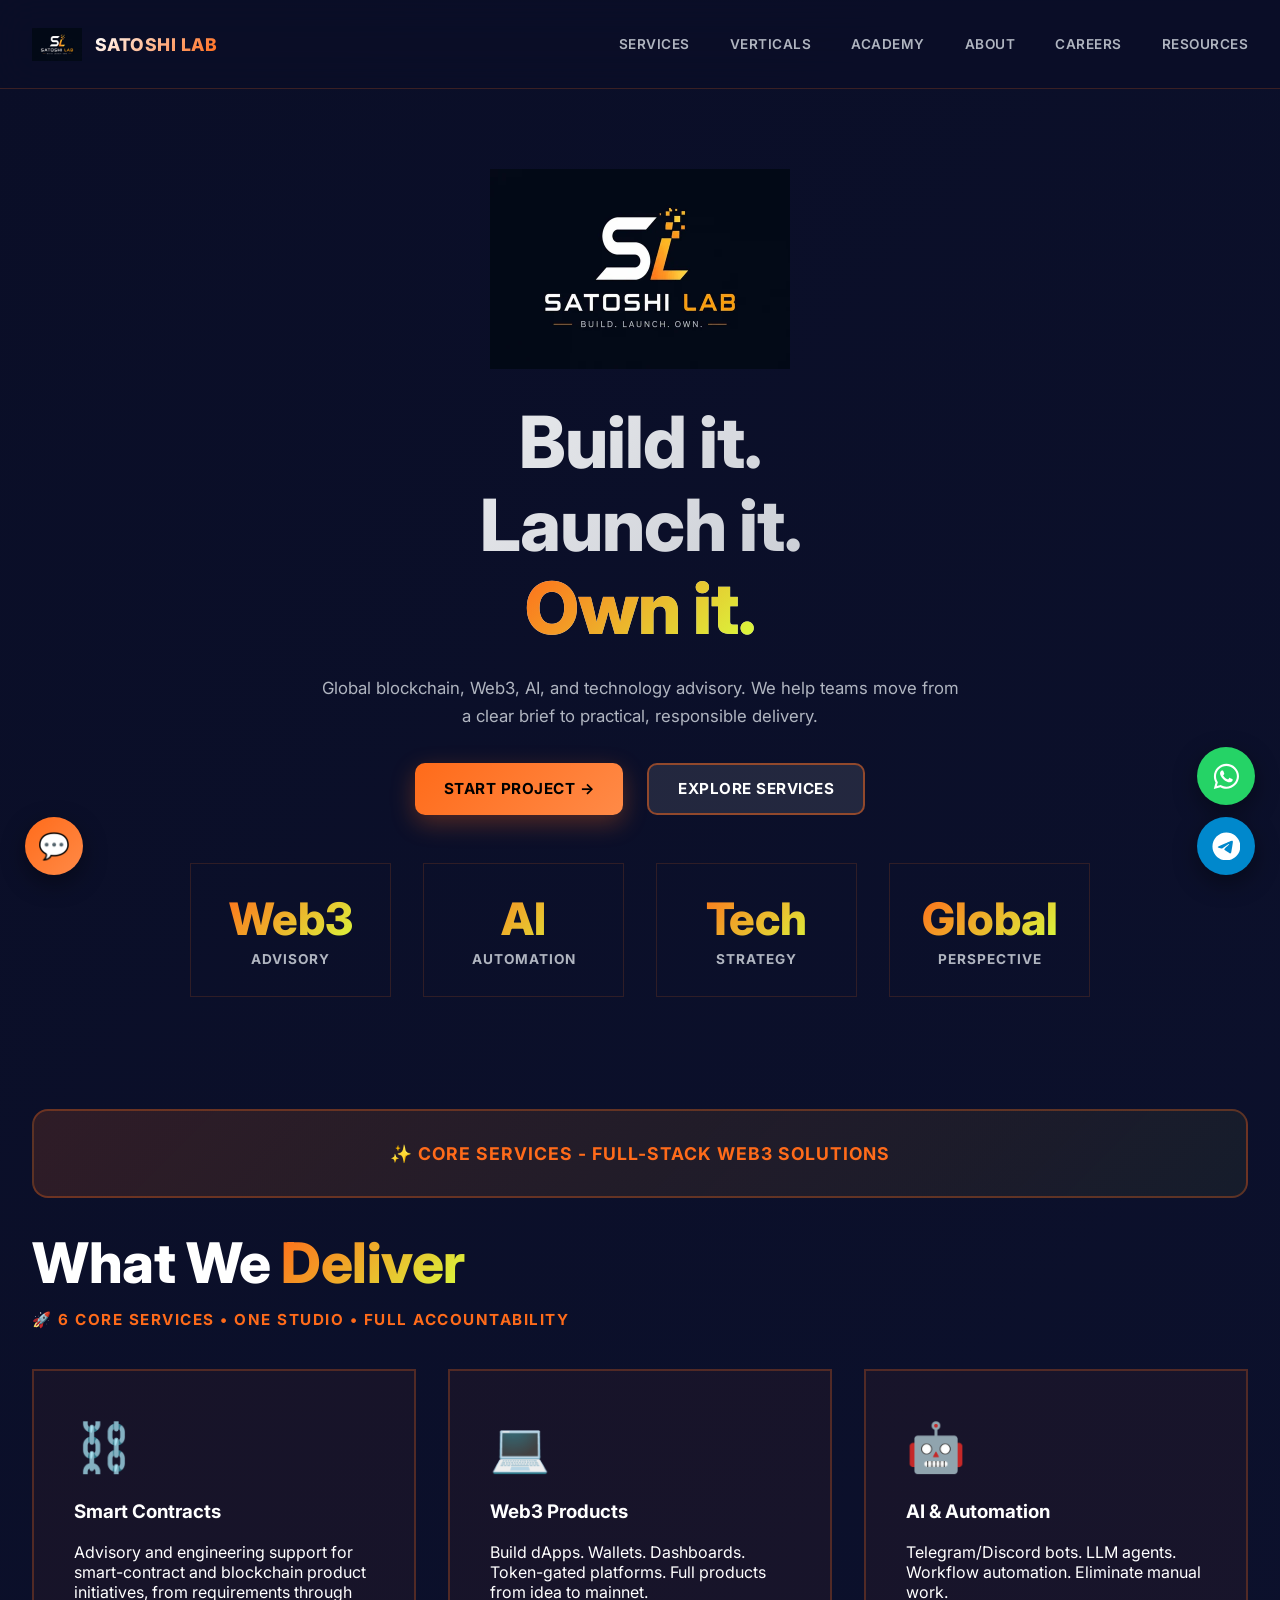
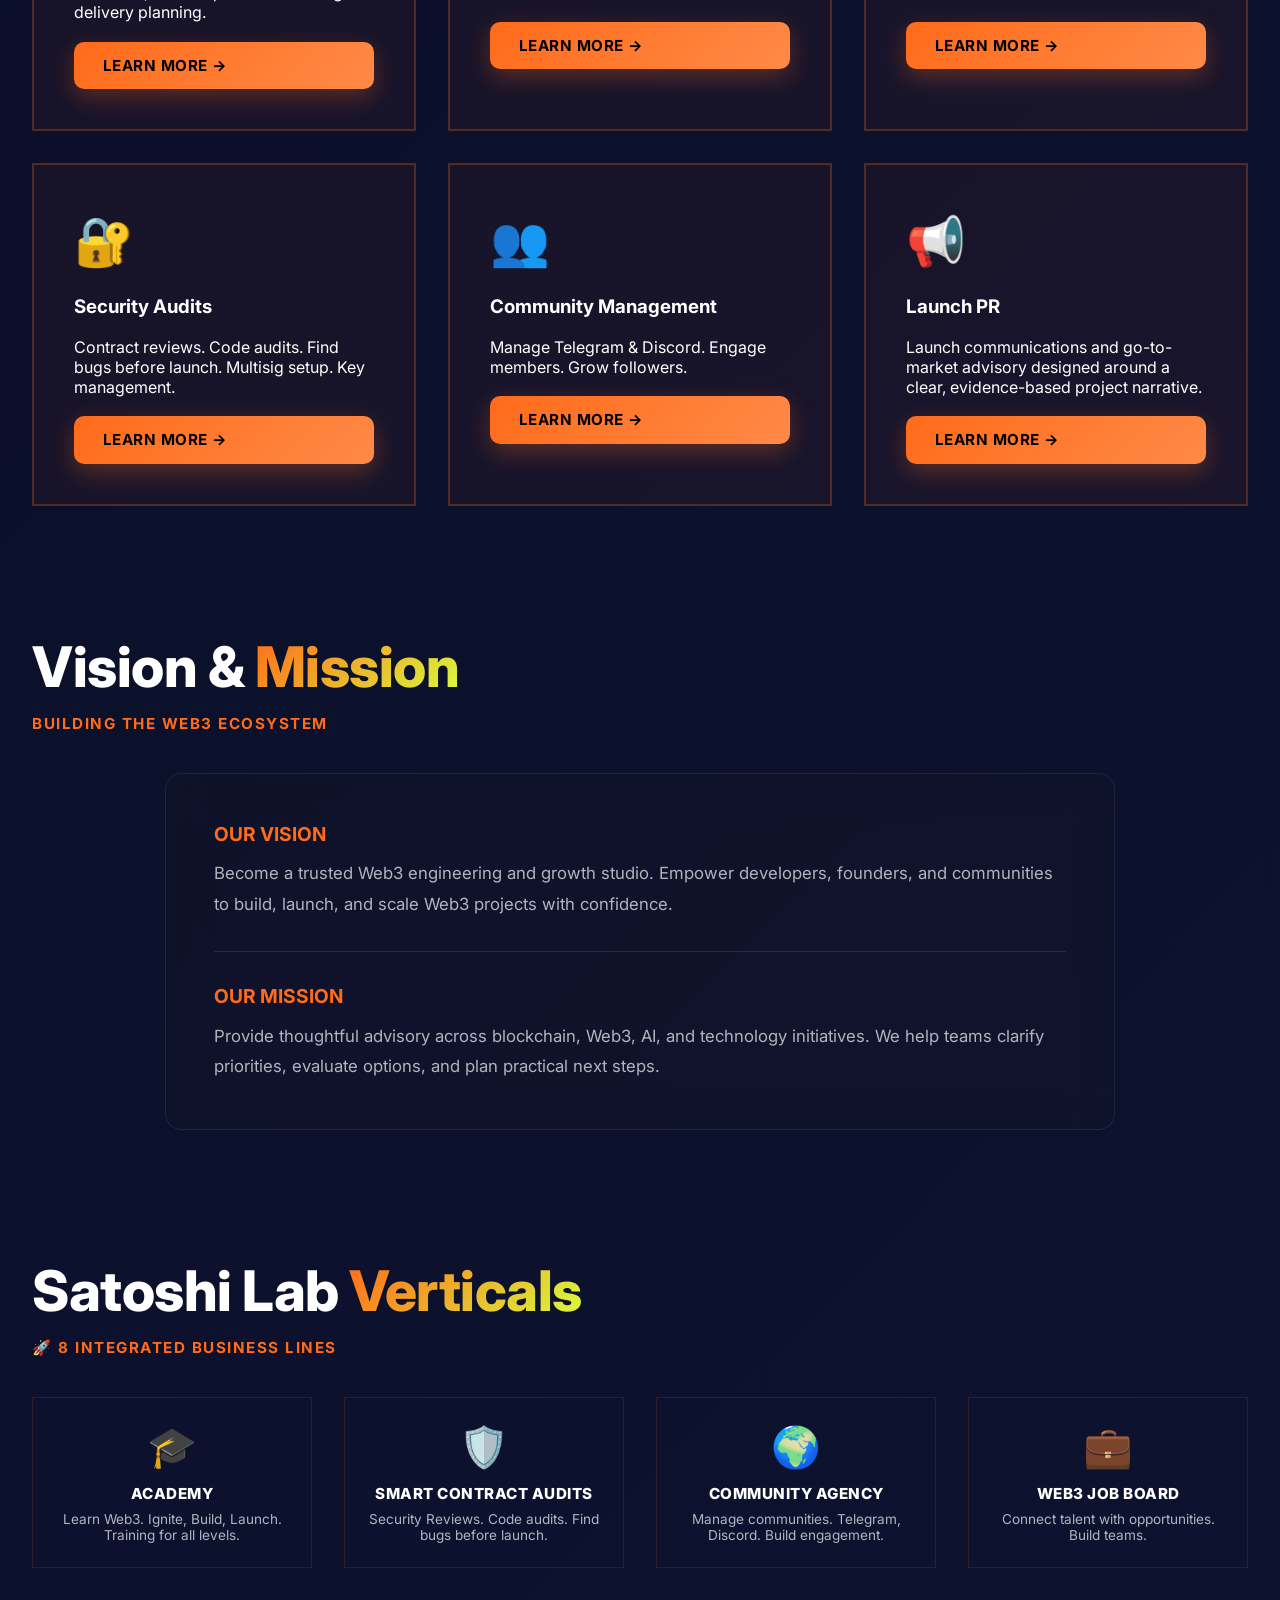
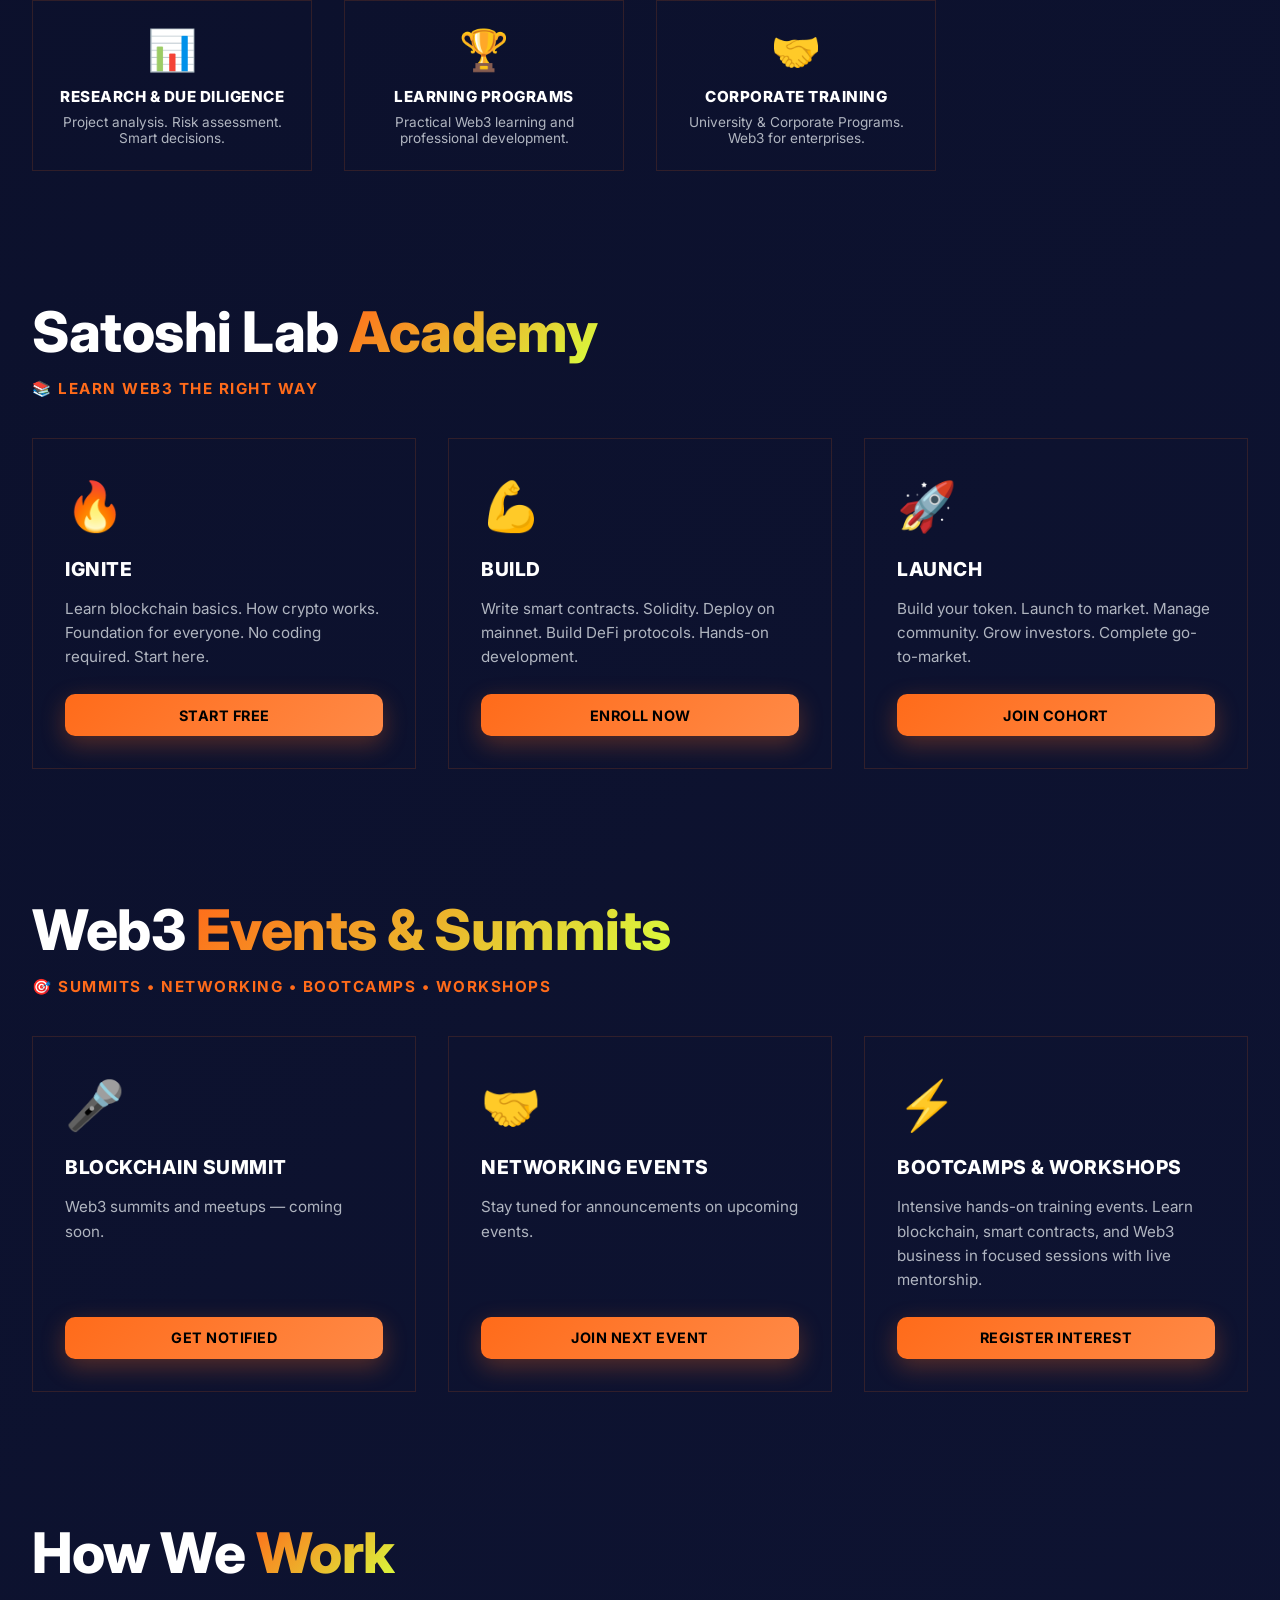
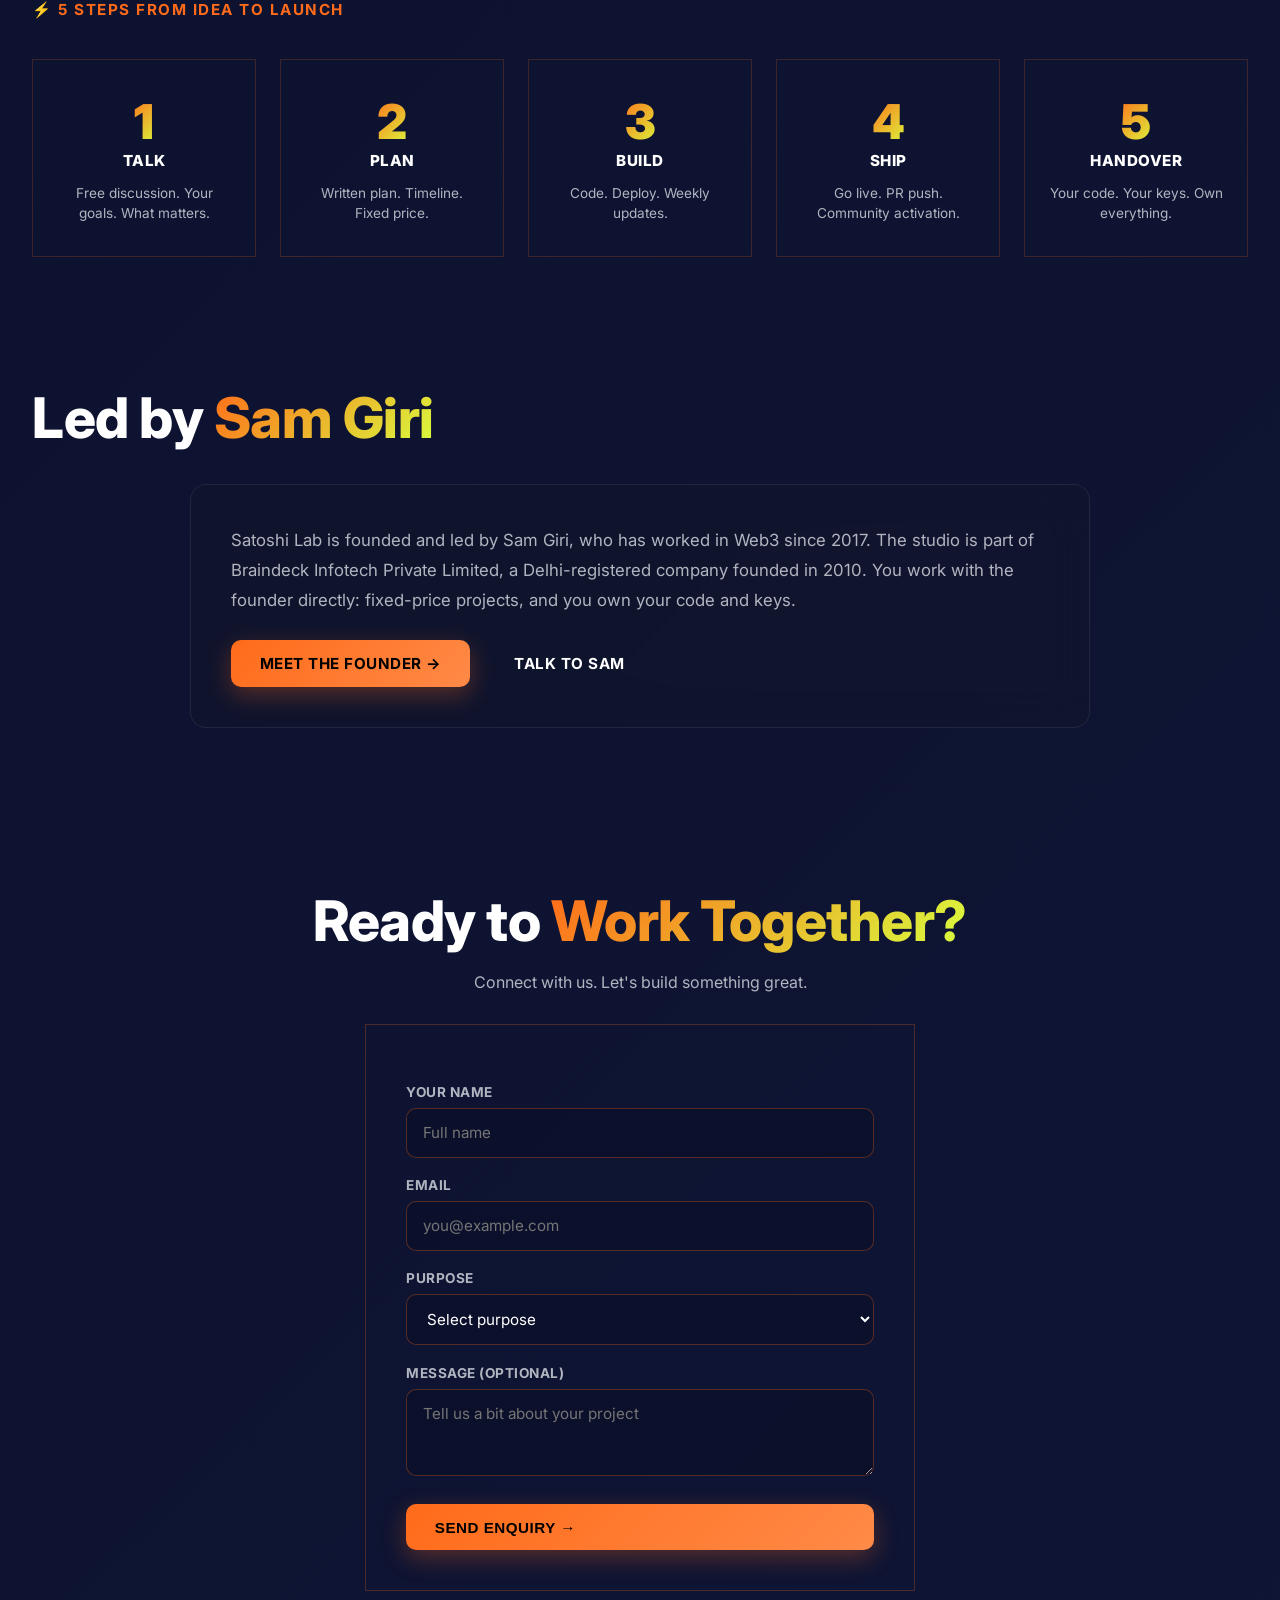
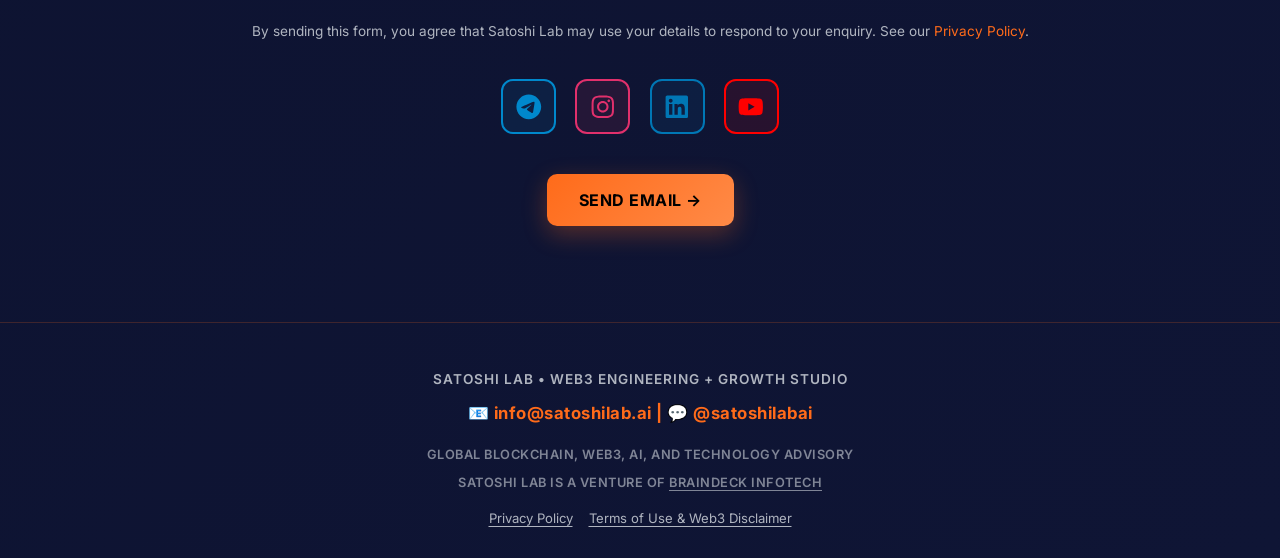
<file: index.html>
<!DOCTYPE html>
<html lang="en">
<head>
<meta charset="UTF-8">
<meta name="viewport" content="width=device-width, initial-scale=1.0">
<title>Satoshi Lab | Web3 Engineering and Growth Studio by Braindeck</title>
<meta name="description" content="Satoshi Lab (SatoshiLab.ai) is a Web3 engineering and growth studio by Braindeck Infotech. Smart contracts, Web3 apps, security audits, launch and community. Founder: Sam Giri.">
<meta name="robots" content="index,follow">
<link rel="canonical" href="https://www.satoshilab.ai/">
<meta property="og:title" content="Satoshi Lab — Build it. Launch it. Own it.">
<meta property="og:description" content="Web3 engineering and growth studio helping founders build, launch, and scale responsibly.">
<meta property="og:image" content="https://www.satoshilab.ai/satoshi-lab-og.png">
<meta property="og:image:width" content="1200">
<meta property="og:image:height" content="630">
<meta property="og:url" content="https://www.satoshilab.ai/">
<meta property="og:type" content="website">
<meta name="twitter:card" content="summary_large_image">
<meta name="twitter:title" content="Satoshi Lab — Build it. Launch it. Own it.">
<meta name="twitter:description" content="Web3 engineering and growth studio helping founders build, launch, and scale responsibly.">
<meta name="twitter:image" content="https://www.satoshilab.ai/satoshi-lab-og.png">
<script type="application/ld+json">
{
  "@context": "https://schema.org",
  "@graph": [
    {
      "@type": "Organization",
      "@id": "https://www.satoshilab.ai/#organization",
      "name": "Satoshi Lab",
      "alternateName": [
        "SatoshiLab.ai",
        "SatoshiLab.ai by Braindeck"
      ],
      "url": "https://www.satoshilab.ai/",
      "logo": "https://www.satoshilab.ai/satoshi-lab-logo.png",
      "description": "Satoshi Lab is a Web3 engineering and growth studio helping founders build, launch and scale blockchain products responsibly.",
      "founder": {
        "@id": "https://www.satoshilab.ai/aurora_about.html#sam-giri"
      },
      "parentOrganization": {
        "@id": "https://www.braindeck.in/#organization"
      },
      "sameAs": [
        "https://www.instagram.com/satoshilab.ai/",
        "https://www.linkedin.com/company/143481988/",
        "https://www.youtube.com/@SatoshiLabAI",
        "https://t.me/satoshilabai"
      ]
    },
    {
      "@type": "Person",
      "@id": "https://www.satoshilab.ai/aurora_about.html#sam-giri",
      "name": "Sam Giri",
      "alternateName": "Santosh Kumar Giri",
      "jobTitle": "Founder",
      "url": "https://www.satoshilab.ai/aurora_about.html",
      "sameAs": [
        "https://www.braindeck.in/profile.html",
        "https://www.linkedin.com/in/santosh-kumar-giri-braindeck/"
      ],
      "worksFor": {
        "@id": "https://www.satoshilab.ai/#organization"
      },
      "knowsAbout": [
        "Web3",
        "Blockchain",
        "Smart contracts",
        "Community management",
        "Artificial intelligence"
      ]
    },
    {
      "@type": "Corporation",
      "@id": "https://www.braindeck.in/#organization",
      "name": "Braindeck",
      "legalName": "Braindeck Infotech Private Limited",
      "url": "https://www.braindeck.in/"
    },
    {
      "@type": "WebSite",
      "@id": "https://www.satoshilab.ai/#website",
      "url": "https://www.satoshilab.ai/",
      "name": "Satoshi Lab",
      "publisher": {
        "@id": "https://www.satoshilab.ai/#organization"
      }
    }
  ]
}
</script>
<link rel="stylesheet" href="site-polish.css">
<style>
:root {
  --dark-bg: #0a0e27;
  --dark-card: #141829;
  --orange: #FF6B1A;
  --orange-light: #FF8A47;
  --volt: #D8FF3E;
  --text-primary: #ffffff;
  --text-secondary: #b0b5c0;
}

* {
  box-sizing: border-box;
  margin: 0;
  padding: 0;
}

html { scroll-behavior: smooth; }

body {
  background: linear-gradient(135deg, var(--dark-bg) 0%, #0f1535 100%);
  color: var(--text-primary);
  font-family: 'Inter', sans-serif;
  overflow-x: hidden;
  -webkit-font-smoothing: antialiased;
}

a { color: inherit; text-decoration: none; }

.glass {
  background: rgba(20, 24, 41, 0.4);
  backdrop-filter: blur(20px);
  border: 1px solid rgba(255, 255, 255, 0.08);
  border-radius: 16px;
}

.btn {
  display: inline-flex;
  align-items: center;
  gap: 0.5rem;
  padding: 0.9rem 1.8rem;
  border-radius: 10px;
  font-weight: 700;
  font-size: 0.95rem;
  text-transform: uppercase;
  transition: all 0.3s ease;
  cursor: pointer;
  border: none;
  letter-spacing: 0.5px;
}

.btn-primary {
  background: linear-gradient(135deg, var(--orange) 0%, var(--orange-light) 100%);
  color: #000;
  box-shadow: 0 8px 24px rgba(255, 107, 26, 0.3);
}

.btn-primary:hover {
  transform: translateY(-2px);
  box-shadow: 0 12px 32px rgba(255, 107, 26, 0.4);
}

.btn-secondary {
  background: rgba(255, 255, 255, 0.1);
  border: 2px solid rgba(255, 107, 26, 0.5);
  color: var(--text-primary);
}

.btn-secondary:hover {
  background: rgba(255, 107, 26, 0.2);
  border-color: var(--orange);
}

/* ENQUIRY FORM */
.enquiry-form {
  glass;
  padding: 2.5rem;
  max-width: 550px;
  margin: 0 auto 2rem;
  border: 1px solid rgba(255, 107, 26, 0.25);
  text-align: left;
}

.enquiry-form label {
  display: block;
  font-size: 0.85rem;
  font-weight: 700;
  text-transform: uppercase;
  letter-spacing: 0.5px;
  color: var(--text-secondary);
  margin-bottom: 0.5rem;
  margin-top: 1.2rem;
}

.enquiry-form label:first-child {
  margin-top: 0;
}

.enquiry-form input,
.enquiry-form select,
.enquiry-form textarea {
  width: 100%;
  padding: 0.9rem 1rem;
  background: rgba(10, 14, 39, 0.6);
  border: 1px solid rgba(255, 107, 26, 0.3);
  border-radius: 10px;
  color: var(--text-primary);
  font-family: 'Inter', sans-serif;
  font-size: 0.95rem;
  transition: border-color 0.3s ease;
}

.enquiry-form input:focus,
.enquiry-form select:focus,
.enquiry-form textarea:focus {
  outline: none;
  border-color: var(--orange);
}

.enquiry-form select option {
  background: var(--dark-bg);
  color: var(--text-primary);
}

.enquiry-form button {
  width: 100%;
  margin-top: 1.5rem;
}

/* NAV */
nav {
  position: sticky;
  top: 0;
  z-index: 50;
  padding: 1.2rem 2rem;
  backdrop-filter: blur(20px);
  background: rgba(10, 14, 39, 0.9);
  border-bottom: 1px solid rgba(255, 107, 26, 0.2);
}

nav-content {
  display: flex;
  align-items: center;
  justify-content: space-between;
  max-width: 1400px;
  margin: 0 auto;
}

.logo {
  display: flex;
  align-items: center;
  gap: 0.8rem;
  font-weight: 800;
  font-size: 1.1rem;
  text-transform: uppercase;
  letter-spacing: 0.5px;
}

.logo-icon {
  width: 50px;
  height: 50px;
  background: url('satoshi-lab-logo.webp') center/contain no-repeat;
  display: flex;
  align-items: center;
  justify-content: center;
}

.logo-text {
  background: linear-gradient(135deg, #ffffff 0%, var(--orange) 100%);
  -webkit-background-clip: text;
  -webkit-text-fill-color: transparent;
  background-clip: text;
}

.navlinks {
  display: none;
  align-items: center;
  gap: 2.5rem;
  font-weight: 600;
  font-size: 0.85rem;
  text-transform: uppercase;
  letter-spacing: 0.5px;
}

.navlinks a {
  color: var(--text-secondary);
  transition: color 0.3s ease;
}

.navlinks a:hover {
  color: var(--orange);
}

@media (min-width: 768px) {
  .navlinks { display: flex; }
}

section {
  padding: 4rem 2rem;
  max-width: 1400px;
  margin: 0 auto;
}

h2 {
  font-size: clamp(2rem, 5vw, 3.5rem);
  font-weight: 800;
  line-height: 1.2;
  margin-bottom: 0.8rem;
  letter-spacing: -0.5px;
}

.section-subtitle {
  font-size: 0.95rem;
  color: var(--orange);
  margin-bottom: 2.5rem;
  text-transform: uppercase;
  letter-spacing: 1.5px;
  font-weight: 700;
}

.accent-text {
  background: linear-gradient(135deg, var(--orange), var(--volt));
  -webkit-background-clip: text;
  -webkit-text-fill-color: transparent;
  background-clip: text;
}

.grid {
  display: grid;
  gap: 2rem;
  grid-template-columns: 1fr;
}

@media (min-width: 768px) {
  .grid { grid-template-columns: repeat(2, 1fr); }
}

@media (min-width: 1024px) {
  .grid { grid-template-columns: repeat(3, 1fr); }
}

.grid-4 {
  display: grid;
  gap: 2rem;
  grid-template-columns: 1fr;
}

@media (min-width: 768px) {
  .grid-4 { grid-template-columns: repeat(2, 1fr); }
}

@media (min-width: 1024px) {
  .grid-4 { grid-template-columns: repeat(4, 1fr); }
}

.card {
  glass;
  padding: 2rem;
  display: flex;
  flex-direction: column;
  gap: 1rem;
  border: 1px solid rgba(255, 107, 26, 0.15);
  transition: all 0.3s ease;
  cursor: pointer;
}

.card:hover {
  background: rgba(20, 24, 41, 0.6);
  border-color: rgba(255, 107, 26, 0.3);
  transform: translateY(-3px);
}

.service-card {
  glass;
  padding: 2.5rem;
  display: flex;
  flex-direction: column;
  gap: 1.2rem;
  border: 2px solid rgba(255, 107, 26, 0.25);
  transition: all 0.3s ease;
  background: rgba(255, 107, 26, 0.05);
}

.service-card:hover {
  background: rgba(255, 107, 26, 0.12);
  border-color: rgba(255, 107, 26, 0.5);
  transform: translateY(-5px);
  box-shadow: 0 15px 40px rgba(255, 107, 26, 0.2);
}

.card-icon {
  font-size: 3rem;
  color: var(--orange);
  height: 70px;
  display: flex;
  align-items: center;
}

.card h3 {
  font-size: 1.2rem;
  font-weight: 800;
  text-transform: uppercase;
  letter-spacing: 0.5px;
}

.card p {
  font-size: 0.95rem;
  line-height: 1.6;
  color: var(--text-secondary);
  flex-grow: 1;
}

.card .btn {
  width: 100%;
  justify-content: center;
  margin-top: 0.5rem;
  padding: 0.8rem 1.5rem;
  font-size: 0.9rem;
}

.vertical-card {
  glass;
  padding: 1.5rem;
  text-align: center;
  border: 1px solid rgba(255, 107, 26, 0.15);
  transition: all 0.3s ease;
}

.vertical-card:hover {
  background: rgba(20, 24, 41, 0.6);
  border-color: rgba(255, 107, 26, 0.3);
  transform: translateY(-3px);
}

.vertical-icon {
  font-size: 2.5rem;
  margin-bottom: 0.8rem;
}

.vertical-card h4,
.vertical-card h3 {
  font-size: 0.95rem;
  font-weight: 800;
  text-transform: uppercase;
  letter-spacing: 0.5px;
  color: var(--text-primary);
}

.vertical-card p {
  font-size: 0.85rem;
  color: var(--text-secondary);
  margin-top: 0.5rem;
}

/* HERO */
header {
  padding: 5rem 2rem 3rem;
  max-width: 1200px;
  margin: 0 auto;
  text-align: center;
}

h1 {
  font-size: clamp(2.5rem, 8vw, 4.5rem);
  font-weight: 800;
  line-height: 1.15;
  letter-spacing: -1px;
  margin-bottom: 1.5rem;
  background: linear-gradient(135deg, var(--text-primary) 0%, var(--text-secondary) 100%);
  -webkit-background-clip: text;
  -webkit-text-fill-color: transparent;
  background-clip: text;
}

.hero-text {
  max-width: 650px;
  margin: 0 auto 2rem;
  font-size: 1.05rem;
  line-height: 1.7;
  color: var(--text-secondary);
}

.ctas {
  display: flex;
  gap: 1.5rem;
  flex-wrap: wrap;
  justify-content: center;
  margin-bottom: 3rem;
}

.stats {
  display: grid;
  gap: 2rem;
  grid-template-columns: repeat(auto-fit, minmax(200px, 1fr));
  max-width: 900px;
  margin: 0 auto;
}

.stat {
  glass;
  padding: 1.8rem;
  text-align: center;
  transition: all 0.3s ease;
  border: 1px solid rgba(255, 107, 26, 0.15);
}

.stat:hover {
  background: rgba(20, 24, 41, 0.6);
  transform: translateY(-3px);
  border-color: rgba(255, 107, 26, 0.3);
}

.stat-number {
  font-size: 2.8rem;
  font-weight: 800;
  background: linear-gradient(135deg, var(--orange), var(--volt));
  -webkit-background-clip: text;
  -webkit-text-fill-color: transparent;
  background-clip: text;
  margin-bottom: 0.3rem;
}

.stat-label {
  font-size: 0.85rem;
  font-weight: 700;
  text-transform: uppercase;
  color: var(--text-secondary);
  letter-spacing: 1px;
}

/* PROCESS */
.process-grid {
  display: grid;
  gap: 1.5rem;
  grid-template-columns: repeat(auto-fit, minmax(140px, 1fr));
}

.process-step {
  glass;
  padding: 2rem 1.5rem;
  text-align: center;
  border: 1px solid rgba(255, 107, 26, 0.2);
  transition: all 0.3s ease;
  animation: pulse 2.5s infinite;
}

@keyframes pulse {
  0%, 100% { border-color: rgba(255, 107, 26, 0.2); }
  50% { border-color: rgba(255, 107, 26, 0.5); }
}

.process-step:hover {
  background: rgba(255, 107, 26, 0.1);
  transform: scale(1.05);
  animation: none;
  border-color: var(--orange);
}

.step-number {
  font-size: 3rem;
  font-weight: 900;
  background: linear-gradient(135deg, var(--orange), var(--volt));
  -webkit-background-clip: text;
  -webkit-text-fill-color: transparent;
  background-clip: text;
  margin-bottom: 0.8rem;
}

.process-step h4,
.process-step h3 {
  font-size: 0.95rem;
  font-weight: 800;
  text-transform: uppercase;
  margin-bottom: 0.8rem;
  letter-spacing: 0.5px;
}

.process-step p {
  font-size: 0.85rem;
  line-height: 1.5;
  color: var(--text-secondary);
}

/* SOCIAL */
.social-links {
  display: flex;
  gap: 1.2rem;
  justify-content: center;
  flex-wrap: wrap;
  margin: 2.5rem 0;
}

.social-link {
  width: 55px;
  height: 55px;
  display: flex;
  align-items: center;
  justify-content: center;
  font-size: 1.6rem;
  transition: all 0.3s ease;
  cursor: pointer;
  border-radius: 12px;
  border: 2px solid;
}

.social-telegram {
  background: rgba(0, 136, 204, 0.1);
  border-color: #0088cc;
  color: #0088cc;
}

.social-telegram:hover {
  background: #0088cc;
  color: white;
  transform: translateY(-5px);
}

.social-instagram {
  background: rgba(224, 48, 94, 0.1);
  border-color: #E1306C;
  color: #E1306C;
}

.social-instagram:hover {
  background: #E1306C;
  color: white;
  transform: translateY(-5px);
}

.social-linkedin {
  background: rgba(0, 119, 181, 0.1);
  border-color: #0077B5;
  color: #0077B5;
}

.social-linkedin:hover {
  background: #0077B5;
  color: white;
  transform: translateY(-5px);
}

.social-twitter {
  background: rgba(29, 161, 242, 0.1);
  border-color: #1DA1F2;
  color: #1DA1F2;
}

.social-twitter:hover {
  background: #1DA1F2;
  color: white;
  transform: translateY(-5px);
}

.social-medium {
  background: rgba(0, 0, 0, 0.3);
  border-color: #ffffff;
  color: #ffffff;
}

.social-medium:hover {
  background: #ffffff;
  color: #000;
  transform: translateY(-5px);
}

.social-youtube {
  background: rgba(255, 0, 0, 0.1);
  border-color: #FF0000;
  color: #FF0000;
}

.social-youtube:hover {
  background: #FF0000;
  color: white;
  transform: translateY(-5px);
}

/* FLOATING CONNECT BUTTONS */
.float-connect {
  position: fixed;
  bottom: 25px;
  right: 25px;
  z-index: 100;
  display: flex;
  flex-direction: column;
  gap: 12px;
}

.float-btn {
  width: 58px;
  height: 58px;
  border-radius: 50%;
  display: flex;
  align-items: center;
  justify-content: center;
  font-size: 1.8rem;
  color: #fff;
  box-shadow: 0 8px 24px rgba(0, 0, 0, 0.4);
  transition: all 0.3s ease;
}

.float-btn:hover {
  transform: scale(1.12);
}

.float-whatsapp {
  background: #25D366;
}

.float-telegram {
  background: #0088cc;
}

/* FOOTER */
footer {
  background: transparent;
  border-top: 1px solid rgba(255, 107, 26, 0.2);
  padding: 3rem 2rem 2rem;
  text-align: center;
  margin-top: 2rem;
}

footer-content {
  max-width: 1200px;
  margin: 0 auto;
}

footer p {
  font-size: 0.9rem;
  color: var(--text-secondary);
  margin-bottom: 0.8rem;
  text-transform: uppercase;
  letter-spacing: 0.5px;
  font-weight: 600;
}

.contact-info {
  font-size: 1.05rem;
  color: var(--orange);
  font-weight: 700;
  margin: 0.8rem 0;
  letter-spacing: 0.5px;
}

.footer-divider {
  height: 1px;
  background: rgba(255, 107, 26, 0.2);
  margin: 2rem 0 1.5rem;
}

.footer-bottom {
  font-size: 0.8rem;
  color: var(--text-secondary);
  opacity: 0.8;
}

/* HIGHLIGHT BOX */
.highlight-banner {
  background: linear-gradient(135deg, rgba(255, 107, 26, 0.15) 0%, rgba(216, 255, 62, 0.05) 100%);
  border: 2px solid rgba(255, 107, 26, 0.3);
  border-radius: 16px;
  padding: 2rem;
  margin-bottom: 2rem;
  text-align: center;
}

.highlight-banner p {
  font-size: 1.1rem;
  font-weight: 700;
  color: var(--orange);
  text-transform: uppercase;
  letter-spacing: 1px;
}

</style>
<link rel="preconnect" href="https://fonts.googleapis.com">
<link rel="preconnect" href="https://fonts.gstatic.com" crossorigin>
<link rel="preload" as="style" href="https://fonts.googleapis.com/css2?family=Inter:wght@400;500;600;700;800&display=swap" onload="this.onload=null;this.rel='stylesheet'">
<noscript><link rel="stylesheet" href="https://fonts.googleapis.com/css2?family=Inter:wght@400;500;600;700;800&display=swap"></noscript>
<link rel="icon" href="/favicon.ico" sizes="48x48">
<link rel="icon" type="image/png" sizes="192x192" href="/icon-192.png">
<link rel="apple-touch-icon" href="/apple-touch-icon.png">
</head>
<body>

<nav>
  <nav-content>
    <a href="/" class="logo">
      <div class="logo-icon"></div>
      <span class="logo-text">Satoshi Lab</span>
    </a>
    <div class="navlinks">
      <a href="aurora_services.html">Services</a>
      <a href="#verticals">Verticals</a>
      <a href="#academy">Academy</a>
      <a href="aurora_about.html">About</a>
      <a href="aurora_hiring.html">Careers</a>
      <a href="aurora_resources.html">Resources</a>
    </div>
  </nav-content>
</nav>
<main id="main">

<!-- HERO -->
<header>
  <div style="margin-bottom: 2rem;">
    <img src="satoshi-lab-logo.webp" width="600" height="400" alt="Satoshi Lab Logo" style="max-width: 300px; height: auto; margin: 0 auto; display: block;">
  </div>
  
  <h1>Build it.<br>Launch it.<br><span class="accent-text">Own it.</span></h1>
  <p class="hero-text">
    Global blockchain, Web3, AI, and technology advisory. We help teams move from a clear brief to practical, responsible delivery.
  </p>
  
  <div class="ctas">
    <a href="#contact" class="btn btn-primary">Start Project →</a>
    <a href="#services" class="btn btn-secondary">Explore Services</a>
  </div>
  
  <div class="stats">
    <div class="stat">
      <div class="stat-number">Web3</div>
      <div class="stat-label">Advisory</div>
    </div>
    <div class="stat">
      <div class="stat-number">AI</div>
      <div class="stat-label">Automation</div>
    </div>
    <div class="stat">
      <div class="stat-number">Tech</div>
      <div class="stat-label">Strategy</div>
    </div>
    <div class="stat">
      <div class="stat-number">Global</div>
      <div class="stat-label">Perspective</div>
    </div>
  </div>
</header>

<!-- SERVICES - HIGHLIGHTED FIRST -->
<section id="services">
  <div class="highlight-banner">
    <p>✨ Core Services - Full-Stack Web3 Solutions</p>
  </div>
  
  <h2>What We <span class="accent-text">Deliver</span></h2>
  <p class="section-subtitle">🚀 6 Core Services • One Studio • Full Accountability</p>
  
  <div class="grid">
    <div class="service-card">
      <div class="card-icon">⛓️</div>
      <h3>Smart Contracts</h3>
      <p>Advisory and engineering support for smart-contract and blockchain product initiatives, from requirements through delivery planning.</p>
      <a href="aurora_services.html#smart-contracts" class="btn btn-primary">Learn More →</a>
    </div>
    
    <div class="service-card">
      <div class="card-icon">💻</div>
      <h3>Web3 Products</h3>
      <p>Build dApps. Wallets. Dashboards. Token-gated platforms. Full products from idea to mainnet.</p>
      <a href="aurora_services.html#web3-apps" class="btn btn-primary">Learn More →</a>
    </div>
    
    <div class="service-card">
      <div class="card-icon">🤖</div>
      <h3>AI & Automation</h3>
      <p>Telegram/Discord bots. LLM agents. Workflow automation. Eliminate manual work.</p>
      <a href="aurora_services.html#ai-automation" class="btn btn-primary">Learn More →</a>
    </div>
    
    <div class="service-card">
      <div class="card-icon">🔐</div>
      <h3>Security Audits</h3>
      <p>Contract reviews. Code audits. Find bugs before launch. Multisig setup. Key management.</p>
      <a href="aurora_services.html#security-audits" class="btn btn-primary">Learn More →</a>
    </div>
    
    <div class="service-card">
      <div class="card-icon">👥</div>
      <h3>Community Management</h3>
      <p>Manage Telegram & Discord. Engage members. Grow followers.</p>
      <a href="aurora_services.html#community" class="btn btn-primary">Learn More →</a>
    </div>
    
    <div class="service-card">
      <div class="card-icon">📢</div>
      <h3>Launch PR</h3>
      <p>Launch communications and go-to-market advisory designed around a clear, evidence-based project narrative.</p>
      <a href="aurora_services.html#launch-pr" class="btn btn-primary">Learn More →</a>
    </div>
  </div>
</section>

<!-- VISION & MISSION -->
<section id="vision">
  <h2>Vision & <span class="accent-text">Mission</span></h2>
  <p class="section-subtitle">Building the Web3 Ecosystem</p>
  
  <div class="glass" style="padding: 3rem; margin: 0 auto; max-width: 950px;">
    <div style="margin-bottom: 2rem;">
      <h3 style="font-size: 1.2rem; margin-bottom: 0.8rem; color: var(--orange);">OUR VISION</h3>
      <p style="font-size: 1.05rem; line-height: 1.8; color: var(--text-secondary);">
        Become a trusted Web3 engineering and growth studio. Empower developers, founders, and communities to build, launch, and scale Web3 projects with confidence.
      </p>
    </div>
    <div style="height: 1px; background: rgba(255, 107, 26, 0.2); margin: 2rem 0;"></div>
    <div>
      <h3 style="font-size: 1.2rem; margin-bottom: 0.8rem; color: var(--orange);">OUR MISSION</h3>
      <p style="font-size: 1.05rem; line-height: 1.8; color: var(--text-secondary);">
        Provide thoughtful advisory across blockchain, Web3, AI, and technology initiatives. We help teams clarify priorities, evaluate options, and plan practical next steps.
      </p>
    </div>
  </div>
</section>

<!-- 8 VERTICALS -->
<section id="verticals">
  <h2>Satoshi Lab <span class="accent-text">Verticals</span></h2>
  <p class="section-subtitle">🚀 8 Integrated Business Lines</p>
  
  <div class="grid-4">
    <div class="vertical-card">
      <div class="vertical-icon">🎓</div>
      <h3>Academy</h3>
      <p>Learn Web3. Ignite, Build, Launch. Training for all levels.</p>
    </div>
    
    <div class="vertical-card">
      <div class="vertical-icon">🛡️</div>
      <h3>Smart Contract Audits</h3>
      <p>Security Reviews. Code audits. Find bugs before launch.</p>
    </div>
    
    <div class="vertical-card">
      <div class="vertical-icon">🌍</div>
      <h3>Community Agency</h3>
      <p>Manage communities. Telegram, Discord. Build engagement.</p>
    </div>
    
    <div class="vertical-card">
      <div class="vertical-icon">💼</div>
      <h3>Web3 Job Board</h3>
      <p>Connect talent with opportunities. Build teams.</p>
    </div>
    
    <div class="vertical-card">
      <div class="vertical-icon">📊</div>
      <h3>Research & Due Diligence</h3>
      <p>Project analysis. Risk assessment. Smart decisions.</p>
    </div>
    
    <div class="vertical-card">
      <div class="vertical-icon">🏆</div>
      <h3>Learning Programs</h3>
      <p>Practical Web3 learning and professional development.</p>
    </div>
    
    <div class="vertical-card">
      <div class="vertical-icon">🤝</div>
      <h3>Corporate Training</h3>
      <p>University & Corporate Programs. Web3 for enterprises.</p>
    </div>
  </div>
</section>

<!-- ACADEMY - MAIN COURSES -->
<section id="academy">
  <h2>Satoshi Lab <span class="accent-text">Academy</span></h2>
  <p class="section-subtitle">📚 Learn Web3 The Right Way</p>
  
  <div class="grid">
    <div class="card">
      <div class="card-icon">🔥</div>
      <h3>Ignite</h3>
      <p>Learn blockchain basics. How crypto works. Foundation for everyone. No coding required. Start here.</p>
      <a href="aurora_academy.html" class="btn btn-primary">Start Free</a>
    </div>
    
    <div class="card">
      <div class="card-icon">💪</div>
      <h3>Build</h3>
      <p>Write smart contracts. Solidity. Deploy on mainnet. Build DeFi protocols. Hands-on development.</p>
      <a href="aurora_academy.html" class="btn btn-primary">Enroll Now</a>
    </div>
    
    <div class="card">
      <div class="card-icon">🚀</div>
      <h3>Launch</h3>
      <p>Build your token. Launch to market. Manage community. Grow investors. Complete go-to-market.</p>
      <a href="aurora_academy.html" class="btn btn-primary">Join Cohort</a>
    </div>
  </div>
</section>

<!-- WEB3 EVENTS & SUMMITS -->
<section id="events">
  <h2>Web3 <span class="accent-text">Events & Summits</span></h2>
  <p class="section-subtitle">🎯 Summits • Networking • Bootcamps • Workshops</p>
  
  <div class="grid">
    <div class="card">
      <div class="card-icon">🎤</div>
      <h3>Blockchain Summit</h3>
      <p>Web3 summits and meetups — coming soon.</p>
      <a href="#contact" class="btn btn-primary">Get Notified</a>
    </div>
    
    <div class="card">
      <div class="card-icon">🤝</div>
      <h3>Networking Events</h3>
      <p>Stay tuned for announcements on upcoming events.</p>
      <a href="#contact" class="btn btn-primary">Join Next Event</a>
    </div>
    
    <div class="card">
      <div class="card-icon">⚡</div>
      <h3>Bootcamps & Workshops</h3>
      <p>Intensive hands-on training events. Learn blockchain, smart contracts, and Web3 business in focused sessions with live mentorship.</p>
      <a href="#contact" class="btn btn-primary">Register Interest</a>
    </div>
  </div>
</section>

<!-- HOW WE WORK -->
<section id="process">
  <h2>How We <span class="accent-text">Work</span></h2>
  <p class="section-subtitle">⚡ 5 Steps From Idea to Launch</p>
  
  <div class="process-grid">
    <div class="process-step">
      <span class="step-number">1</span>
      <h3>Talk</h3>
      <p>Free discussion. Your goals. What matters.</p>
    </div>
    <div class="process-step">
      <span class="step-number">2</span>
      <h3>Plan</h3>
      <p>Written plan. Timeline. Fixed price.</p>
    </div>
    <div class="process-step">
      <span class="step-number">3</span>
      <h3>Build</h3>
      <p>Code. Deploy. Weekly updates.</p>
    </div>
    <div class="process-step">
      <span class="step-number">4</span>
      <h3>Ship</h3>
      <p>Go live. PR push. Community activation.</p>
    </div>
    <div class="process-step">
      <span class="step-number">5</span>
      <h3>Handover</h3>
      <p>Your code. Your keys. Own everything.</p>
    </div>
  </div>
</section>

<!-- FOUNDER -->
<section id="founder">
  <h2>Led by <span class="accent-text">Sam Giri</span></h2>
  <div class="glass" style="padding: 2.5rem; margin: 2rem auto; max-width: 900px;">
    <p style="font-size: 1.05rem; line-height: 1.8; color: var(--text-secondary);">
      Satoshi Lab is founded and led by Sam Giri, who has worked in Web3 since 2017. The studio is part of Braindeck Infotech Private Limited, a Delhi-registered company founded in 2010. You work with the founder directly: fixed-price projects, and you own your code and keys.
    </p>
    <p style="margin-top: 1.5rem;">
      <a href="aurora_about.html#founder" class="btn btn-primary">Meet the founder →</a>
      <a href="#contact" class="btn" style="margin-left: 0.75rem;">Talk to Sam</a>
    </p>
  </div>
</section>

<!-- CONTACT -->
<section id="contact" style="text-align: center;">
  <h2 style="margin-bottom: 1rem;">Ready to <span class="accent-text">Work Together?</span></h2>
  <p style="color: var(--text-secondary); font-size: 1rem; margin-bottom: 2rem;">
    Connect with us. Let's build something great.
  </p>

  <form class="enquiry-form" action="https://formspree.io/f/mwvgogbv" method="POST">
    <input type="hidden" name="_source" value="Homepage enquiry">
    <input type="text" name="_gotcha" style="display:none" tabindex="-1" autocomplete="off" aria-hidden="true">
    <input type="hidden" name="_subject" value="New homepage enquiry — Satoshi Lab">
    <label for="contact-name">Your Name</label>
    <input type="text" id="contact-name" name="name" placeholder="Full name" required>

    <label for="contact-email">Email</label>
    <input type="email" id="contact-email" name="email" placeholder="you@example.com" required>

    <label for="contact-purpose">Purpose</label>
    <select id="contact-purpose" name="purpose" required>
      <option value="" disabled selected>Select purpose</option>
      <option value="project">Start a Project</option>
      <option value="academy">Join Academy Course</option>
      <option value="audit">Smart Contract Audit</option>
      <option value="community">Community Management</option>
      <option value="partnership">Partnership</option>
      <option value="other">Other</option>
    </select>

    <label for="contact-message">Message (optional)</label>
    <textarea id="contact-message" name="message" rows="3" placeholder="Tell us a bit about your project"></textarea>

    <button type="submit" class="btn btn-primary">Send Enquiry →</button>
  </form>
  <p style="color: var(--text-secondary); font-size: 0.85rem; margin-bottom: 2rem;">By sending this form, you agree that Satoshi Lab may use your details to respond to your enquiry. See our <a href="privacy.html" style="color: var(--orange);">Privacy Policy</a>.</p>

  <div class="social-links">
    <a href="https://t.me/satoshilabai" class="social-link social-telegram" title="Telegram">
      <svg class="ico" viewBox="0 0 496 512" aria-hidden="true" focusable="false"><path d="M248,8C111.033,8,0,119.033,0,256S111.033,504,248,504,496,392.967,496,256,384.967,8,248,8ZM362.952,176.66c-3.732,39.215-19.881,134.378-28.1,178.3-3.476,18.584-10.322,24.816-16.948,25.425-14.4,1.326-25.338-9.517-39.287-18.661-21.827-14.308-34.158-23.215-55.346-37.177-24.485-16.135-8.612-25,5.342-39.5,3.652-3.793,67.107-61.51,68.335-66.746.153-.655.3-3.1-1.154-4.384s-3.59-.849-5.135-.5q-3.283.746-104.608,69.142-14.845,10.194-26.894,9.934c-8.855-.191-25.888-5.006-38.551-9.123-15.531-5.048-27.875-7.717-26.8-16.291q.84-6.7,18.45-13.7,108.446-47.248,144.628-62.3c68.872-28.647,83.183-33.623,92.511-33.789,2.052-.034,6.639.474,9.61,2.885a10.452,10.452,0,0,1,3.53,6.716A43.765,43.765,0,0,1,362.952,176.66Z"/></svg>
    </a>
    <a href="https://www.instagram.com/satoshilab.ai/" class="social-link social-instagram" title="Instagram" target="_blank" rel="noopener">
      <svg class="ico" viewBox="0 0 448 512" aria-hidden="true" focusable="false"><path d="M224.1 141c-63.6 0-114.9 51.3-114.9 114.9s51.3 114.9 114.9 114.9S339 319.5 339 255.9 287.7 141 224.1 141zm0 189.6c-41.1 0-74.7-33.5-74.7-74.7s33.5-74.7 74.7-74.7 74.7 33.5 74.7 74.7-33.6 74.7-74.7 74.7zm146.4-194.3c0 14.9-12 26.8-26.8 26.8-14.9 0-26.8-12-26.8-26.8s12-26.8 26.8-26.8 26.8 12 26.8 26.8zm76.1 27.2c-1.7-35.9-9.9-67.7-36.2-93.9-26.2-26.2-58-34.4-93.9-36.2-37-2.1-147.9-2.1-184.9 0-35.8 1.7-67.6 9.9-93.9 36.1s-34.4 58-36.2 93.9c-2.1 37-2.1 147.9 0 184.9 1.7 35.9 9.9 67.7 36.2 93.9s58 34.4 93.9 36.2c37 2.1 147.9 2.1 184.9 0 35.9-1.7 67.7-9.9 93.9-36.2 26.2-26.2 34.4-58 36.2-93.9 2.1-37 2.1-147.8 0-184.8zM398.8 388c-7.8 19.6-22.9 34.7-42.6 42.6-29.5 11.7-99.5 9-132.1 9s-102.7 2.6-132.1-9c-19.6-7.8-34.7-22.9-42.6-42.6-11.7-29.5-9-99.5-9-132.1s-2.6-102.7 9-132.1c7.8-19.6 22.9-34.7 42.6-42.6 29.5-11.7 99.5-9 132.1-9s102.7-2.6 132.1 9c19.6 7.8 34.7 22.9 42.6 42.6 11.7 29.5 9 99.5 9 132.1s2.7 102.7-9 132.1z"/></svg>
    </a>
    <a href="https://www.linkedin.com/company/143481988/" class="social-link social-linkedin" title="LinkedIn" target="_blank" rel="noopener">
      <svg class="ico" viewBox="0 0 448 512" aria-hidden="true" focusable="false"><path d="M416 32H31.9C14.3 32 0 46.5 0 64.3v383.4C0 465.5 14.3 480 31.9 480H416c17.6 0 32-14.5 32-32.3V64.3c0-17.8-14.4-32.3-32-32.3zM135.4 416H69V202.2h66.5V416zm-33.2-243c-21.3 0-38.5-17.3-38.5-38.5S80.9 96 102.2 96c21.2 0 38.5 17.3 38.5 38.5 0 21.3-17.2 38.5-38.5 38.5zm282.1 243h-66.4V312c0-24.8-.5-56.7-34.5-56.7-34.6 0-39.9 27-39.9 54.9V416h-66.4V202.2h63.7v29.2h.9c8.9-16.8 30.6-34.5 62.9-34.5 67.2 0 79.7 44.3 79.7 101.9V416z"/></svg>
    </a>
    <a href="https://www.youtube.com/@SatoshiLabAI" class="social-link social-youtube" title="YouTube" target="_blank" rel="noopener">
      <svg class="ico" viewBox="0 0 576 512" aria-hidden="true" focusable="false"><path d="M549.655 124.083c-6.281-23.65-24.787-42.276-48.284-48.597C458.781 64 288 64 288 64S117.22 64 74.629 75.486c-23.497 6.322-42.003 24.947-48.284 48.597-11.412 42.867-11.412 132.305-11.412 132.305s0 89.438 11.412 132.305c6.281 23.65 24.787 41.5 48.284 47.821C117.22 448 288 448 288 448s170.78 0 213.371-11.486c23.497-6.321 42.003-24.171 48.284-47.821 11.412-42.867 11.412-132.305 11.412-132.305s0-89.438-11.412-132.305zm-317.51 213.508V175.185l142.739 81.205-142.739 81.201z"/></svg>
    </a>
  </div>
  
  <a href="mailto:info@satoshilab.ai" class="btn btn-primary" style="font-size: 1rem; padding: 1rem 2rem;">
    Send Email →
  </a>
</section>

</main>
<footer>
  <footer-content>
    <p style="font-size: 0.85rem; color: var(--text-secondary); margin-bottom: 1rem; text-transform: uppercase; letter-spacing: 1px;">Satoshi Lab • Web3 Engineering + Growth Studio</p>
    
    <div class="contact-info">📧 info@satoshilab.ai  |  💬 @satoshilabai</div>
    
    <p style="font-size: 0.8rem; color: var(--text-secondary); margin-top: 1.5rem; opacity: 0.7;">Global blockchain, Web3, AI, and technology advisory</p>
    <p style="font-size: 0.8rem; color: var(--text-secondary); margin-top: .5rem; opacity: 0.7;">Satoshi Lab is a venture of <a href="https://www.braindeck.in" target="_blank" rel="noopener" style="color:inherit;text-decoration:underline;text-underline-offset:3px">Braindeck Infotech</a></p>
    <div class="legal-links"><a href="privacy.html">Privacy Policy</a><a href="terms.html">Terms of Use &amp; Web3 Disclaimer</a></div>
  </footer-content>
</footer>

<!-- FLOATING CONNECT BUTTONS -->
<div class="float-connect">
  <a href="https://wa.me/971585874793" class="float-btn float-whatsapp" title="Chat on WhatsApp" target="_blank">
    <svg class="ico" viewBox="0 0 448 512" aria-hidden="true" focusable="false"><path d="M380.9 97.1C339 55.1 283.2 32 223.9 32c-122.4 0-222 99.6-222 222 0 39.1 10.2 77.3 29.6 111L0 480l117.7-30.9c32.4 17.7 68.9 27 106.1 27h.1c122.3 0 224.1-99.6 224.1-222 0-59.3-25.2-115-67.1-157zm-157 341.6c-33.2 0-65.7-8.9-94-25.7l-6.7-4-69.8 18.3L72 359.2l-4.4-7c-18.5-29.4-28.2-63.3-28.2-98.2 0-101.7 82.8-184.5 184.6-184.5 49.3 0 95.6 19.2 130.4 54.1 34.8 34.9 56.2 81.2 56.1 130.5 0 101.8-84.9 184.6-186.6 184.6zm101.2-138.2c-5.5-2.8-32.8-16.2-37.9-18-5.1-1.9-8.8-2.8-12.5 2.8-3.7 5.6-14.3 18-17.6 21.8-3.2 3.7-6.5 4.2-12 1.4-32.6-16.3-54-29.1-75.5-66-5.7-9.8 5.7-9.1 16.3-30.3 1.8-3.7.9-6.9-.5-9.7-1.4-2.8-12.5-30.1-17.1-41.2-4.5-10.8-9.1-9.3-12.5-9.5-3.2-.2-6.9-.2-10.6-.2-3.7 0-9.7 1.4-14.8 6.9-5.1 5.6-19.4 19-19.4 46.3 0 27.3 19.9 53.7 22.6 57.4 2.8 3.7 39.1 59.7 94.8 83.8 35.2 15.2 49 16.5 66.6 13.9 10.7-1.6 32.8-13.4 37.4-26.4 4.6-13 4.6-24.1 3.2-26.4-1.3-2.5-5-3.9-10.5-6.6z"/></svg>
  </a>
  <a href="https://t.me/satoshilabai" class="float-btn float-telegram" title="Chat on Telegram" target="_blank">
    <svg class="ico" viewBox="0 0 496 512" aria-hidden="true" focusable="false"><path d="M248,8C111.033,8,0,119.033,0,256S111.033,504,248,504,496,392.967,496,256,384.967,8,248,8ZM362.952,176.66c-3.732,39.215-19.881,134.378-28.1,178.3-3.476,18.584-10.322,24.816-16.948,25.425-14.4,1.326-25.338-9.517-39.287-18.661-21.827-14.308-34.158-23.215-55.346-37.177-24.485-16.135-8.612-25,5.342-39.5,3.652-3.793,67.107-61.51,68.335-66.746.153-.655.3-3.1-1.154-4.384s-3.59-.849-5.135-.5q-3.283.746-104.608,69.142-14.845,10.194-26.894,9.934c-8.855-.191-25.888-5.006-38.551-9.123-15.531-5.048-27.875-7.717-26.8-16.291q.84-6.7,18.45-13.7,108.446-47.248,144.628-62.3c68.872-28.647,83.183-33.623,92.511-33.789,2.052-.034,6.639.474,9.61,2.885a10.452,10.452,0,0,1,3.53,6.716A43.765,43.765,0,0,1,362.952,176.66Z"/></svg>
  </a>
</div>

<script src="site-polish.js"></script>
<script src="faq-widget.js"></script>

</body>
</html>
</file>
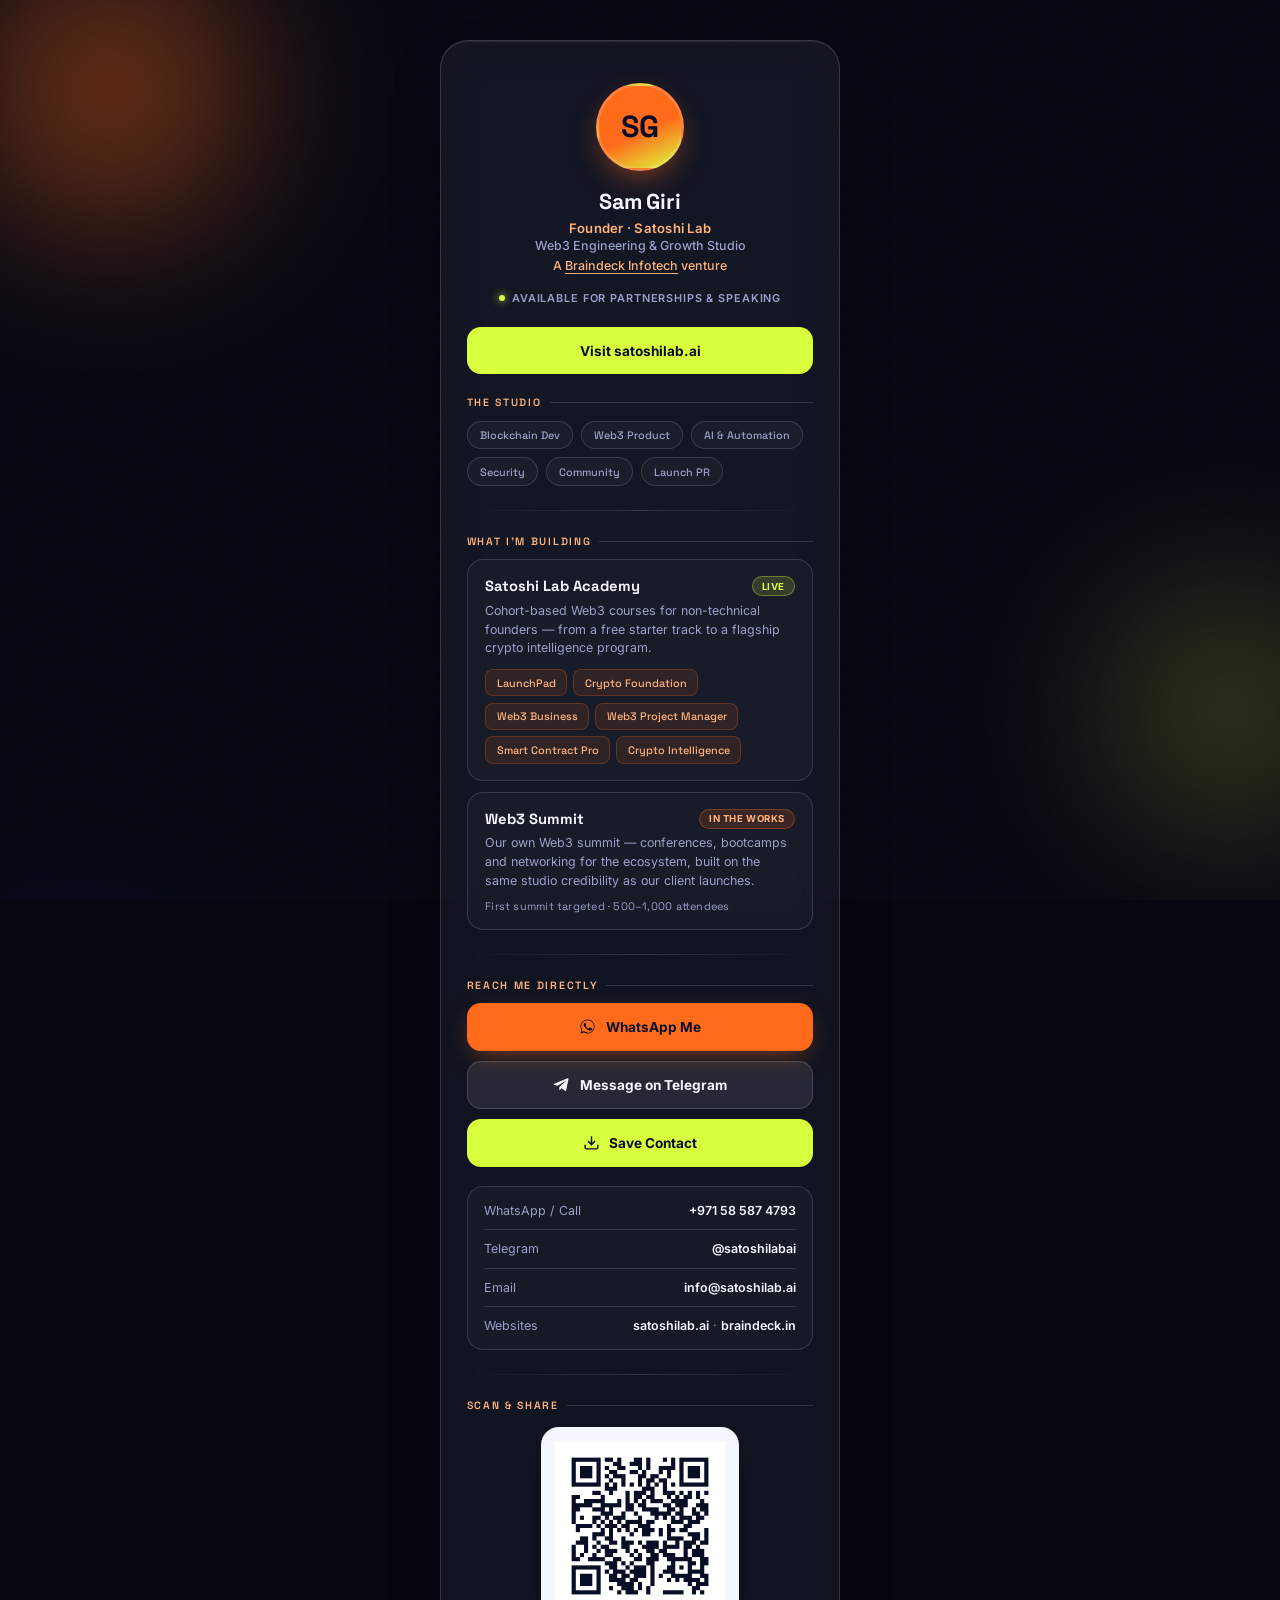
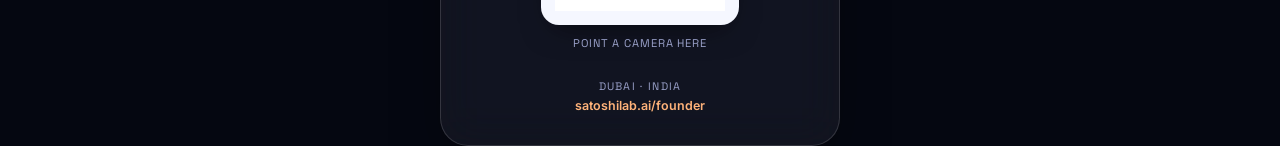
<file: card/index.html>
<!DOCTYPE html>
<html lang="en">
<head>
<meta charset="UTF-8">
<meta name="viewport" content="width=device-width, initial-scale=1.0">
<title>Satoshi Lab — Sam Giri, Founder</title>
<meta name="robots" content="noindex">
<link rel="canonical" href="https://www.satoshilab.ai/founder/">
<meta http-equiv="refresh" content="0; url=/founder/">
<script>location.replace('/founder/' + location.search + location.hash);</script>
<style>body{background:#050711;color:#F5F7FF;font-family:system-ui,sans-serif;display:flex;min-height:100vh;align-items:center;justify-content:center}a{color:#FFB37A}</style>
</head>
<body><p>Opening Sam Giri's card… <a href="/founder/">Continue</a></p></body>
</html>
</file>
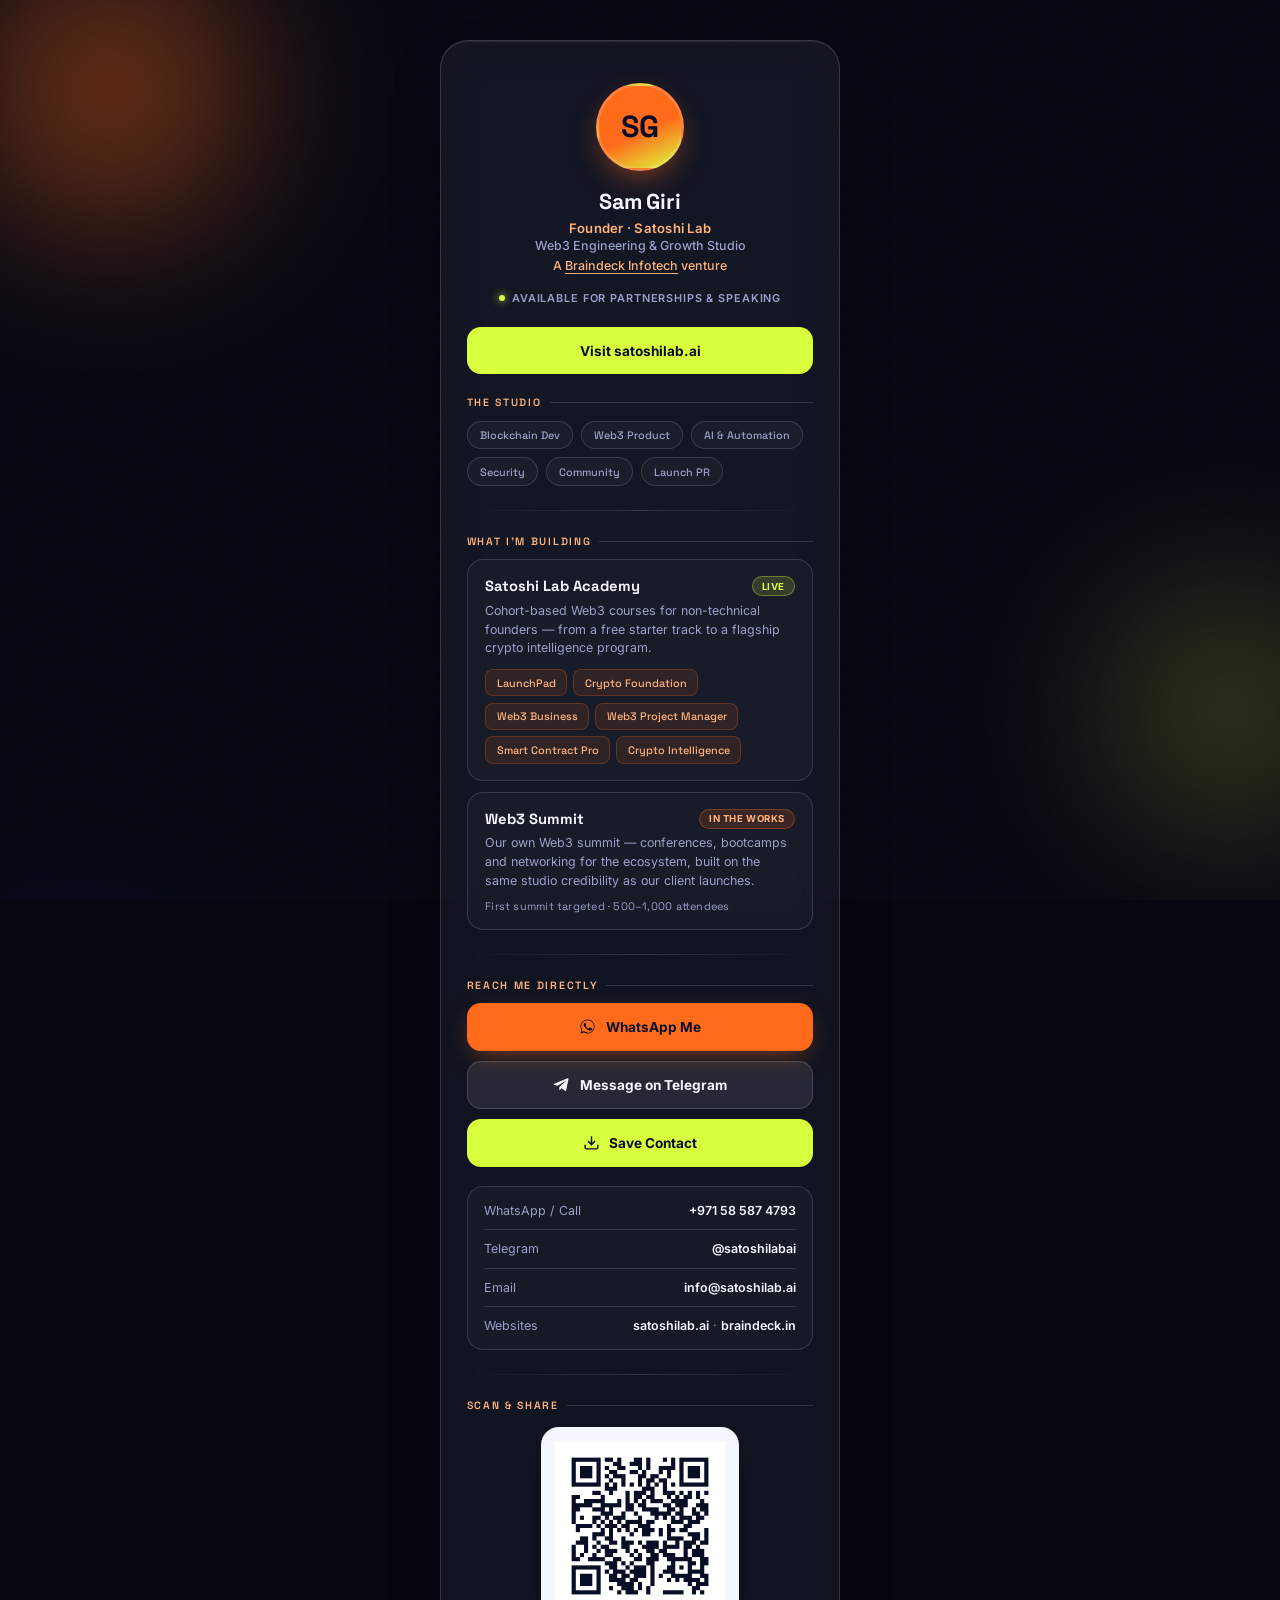
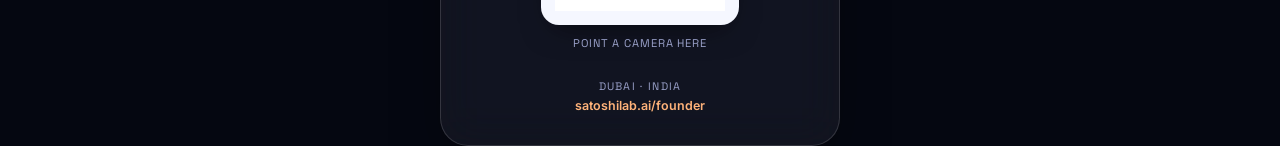
<file: founder/index.html>
<!DOCTYPE html>
<html lang="en">
<head>
<meta charset="UTF-8">
<meta name="viewport" content="width=device-width, initial-scale=1.0, viewport-fit=cover">
<title>Sam Giri | Founder of Satoshi Lab (SatoshiLab.ai), a Braindeck Infotech venture</title>
<meta name="description" content="Digital card of Sam Giri (Santosh Kumar Giri), founder of Satoshi Lab, a Web3 engineering and growth studio, and Braindeck Infotech Private Limited. In Web3 since 2017.">
<link rel="canonical" href="https://www.satoshilab.ai/founder/">
<script type="application/ld+json">
{
  "@context": "https://schema.org",
  "@graph": [
    {
      "@type": "ProfilePage",
      "url": "https://www.satoshilab.ai/founder/",
      "mainEntity": {
        "@id": "https://www.satoshilab.ai/aurora_about.html#sam-giri"
      }
    },
    {
      "@type": "Person",
      "@id": "https://www.satoshilab.ai/aurora_about.html#sam-giri",
      "name": "Sam Giri",
      "alternateName": "Santosh Kumar Giri",
      "jobTitle": "Founder",
      "email": "mailto:info@satoshilab.ai",
      "url": "https://www.satoshilab.ai/aurora_about.html",
      "sameAs": [
        "https://www.braindeck.in/profile.html",
        "https://www.linkedin.com/in/santosh-kumar-giri-braindeck/"
      ],
      "worksFor": {
        "@id": "https://www.satoshilab.ai/#organization"
      },
      "knowsAbout": [
        "Web3",
        "Blockchain",
        "Smart contracts",
        "Community management",
        "Artificial intelligence"
      ]
    }
  ]
}
</script>
<link rel="icon" href="/favicon.ico" sizes="48x48">
<link rel="icon" type="image/png" sizes="192x192" href="/icon-192.png">
<link rel="apple-touch-icon" href="/apple-touch-icon.png">
<style>
@import url('https://fonts.googleapis.com/css2?family=Space+Grotesk:wght@400;500;600;700&family=Inter:wght@400;500;600;700&display=swap');

:root{
  --navy:#0a0e27;
  --navy-deep:#050711;
  --orange:#FF6B1A;
  --orange-soft:#FFB37A;
  --volt:#D8FF3E;
  --ink:#F5F7FF;
  --ink-dim:#9AA1C9;
  --glass:rgba(255,255,255,0.055);
  --glass-strong:rgba(255,255,255,0.09);
  --border:rgba(255,255,255,0.14);
}
*{box-sizing:border-box;margin:0;padding:0}
html,body{height:100%}
body{
  background:var(--navy-deep);
  color:var(--ink);
  font-family:'Inter',sans-serif;
  min-height:100vh;
  display:flex;
  align-items:flex-start;
  justify-content:center;
  padding:2.5rem 1.25rem 4rem;
  position:relative;
  overflow-x:hidden;
  -webkit-font-smoothing:antialiased;
}

/* Aurora background */
.aurora{position:fixed;inset:0;z-index:0;overflow:hidden;background:var(--navy-deep)}
.blob{position:absolute;border-radius:50%;filter:blur(70px);opacity:.55;animation:drift 22s ease-in-out infinite}
.b1{width:420px;height:420px;background:radial-gradient(circle,var(--orange),transparent 70%);top:-120px;left:-100px;animation-duration:26s}
.b2{width:380px;height:380px;background:radial-gradient(circle,var(--volt),transparent 70%);top:520px;right:-140px;opacity:.26;animation-duration:30s;animation-delay:-6s}
.b3{width:320px;height:320px;background:radial-gradient(circle,#3F4CFF,transparent 70%);top:900px;left:-80px;opacity:.22;animation-duration:34s;animation-delay:-12s}
.b4{width:340px;height:340px;background:radial-gradient(circle,var(--orange),transparent 70%);top:1250px;right:-100px;opacity:.2;animation-duration:28s;animation-delay:-4s}
@keyframes drift{
  0%,100%{transform:translate(0,0) scale(1)}
  33%{transform:translate(40px,-30px) scale(1.08)}
  66%{transform:translate(-30px,25px) scale(0.95)}
}
@media (prefers-reduced-motion:reduce){.blob{animation:none}}

.grain{position:fixed;inset:0;z-index:1;pointer-events:none;opacity:.03;
  background-image:url("data:image/svg+xml,%3Csvg xmlns='http://www.w3.org/2000/svg' width='120' height='120'%3E%3Cfilter id='n'%3E%3CfeTurbulence type='fractalNoise' baseFrequency='0.9' numOctaves='2' stitchTiles='stitch'/%3E%3C/filter%3E%3Crect width='100%25' height='100%25' filter='url(%23n)'/%3E%3C/svg%3E");
}

/* Card */
.card{
  position:relative;z-index:2;
  width:100%;max-width:400px;
  background:var(--glass);
  border:1px solid var(--border);
  border-radius:28px;
  backdrop-filter:blur(22px) saturate(140%);
  -webkit-backdrop-filter:blur(22px) saturate(140%);
  padding:2.6rem 1.6rem 2rem;
  box-shadow:0 30px 60px -20px rgba(0,0,0,.6), inset 0 1px 0 rgba(255,255,255,.08);
  animation:rise .7s cubic-bezier(.16,1,.3,1) both;
}
@keyframes rise{from{opacity:0;transform:translateY(18px)}to{opacity:1;transform:translateY(0)}}

/* Avatar */
.avatar-wrap{display:flex;justify-content:center;margin-bottom:1.1rem}
.avatar{
  width:88px;height:88px;border-radius:50%;
  background:linear-gradient(155deg,var(--orange) 0%,var(--orange) 55%,var(--volt) 100%);
  display:flex;align-items:center;justify-content:center;
  font-family:'Space Grotesk',sans-serif;font-weight:700;font-size:1.9rem;color:var(--navy);
  border:3px solid rgba(255,255,255,.15);
  box-shadow:0 12px 30px -8px rgba(255,107,26,.5);
}

.name{text-align:center;font-family:'Space Grotesk',sans-serif;font-size:1.35rem;font-weight:700;letter-spacing:-.01em}
.role{text-align:center;color:var(--orange-soft);font-size:.82rem;font-weight:600;margin-top:.3rem;letter-spacing:.02em}
.org{text-align:center;color:var(--ink-dim);font-size:.78rem;font-weight:500;margin-top:.15rem}

.status{display:flex;align-items:center;justify-content:center;gap:.45rem;margin:1.1rem 0 1.4rem;font-size:.68rem;font-weight:600;letter-spacing:.08em;text-transform:uppercase;color:var(--ink-dim)}
.dot{width:6px;height:6px;border-radius:50%;background:var(--volt);box-shadow:0 0 8px var(--volt);animation:pulse 2s ease-in-out infinite}
@keyframes pulse{0%,100%{opacity:1}50%{opacity:.4}}

.divider{height:1px;background:linear-gradient(90deg,transparent,var(--border),transparent);margin:1.5rem 0}

.eyebrow{font-family:'Space Grotesk',sans-serif;font-size:.66rem;font-weight:600;letter-spacing:.16em;text-transform:uppercase;color:var(--orange-soft);margin-bottom:.7rem;display:flex;align-items:center;gap:.5rem}
.eyebrow::after{content:'';flex:1;height:1px;background:var(--border)}

/* Verticals */
.verticals{display:flex;flex-wrap:wrap;gap:.5rem}
.pill{font-family:'Space Grotesk',sans-serif;font-size:.68rem;font-weight:500;padding:.4rem .75rem;border:1px solid var(--border);border-radius:999px;color:var(--ink-dim);background:rgba(255,255,255,.03)}

/* Work items */
.work{border:1px solid var(--border);border-radius:16px;padding:1rem 1.1rem;margin-bottom:.7rem;background:rgba(255,255,255,.025)}
.work:last-child{margin-bottom:0}
.work-top{display:flex;align-items:center;justify-content:space-between;gap:.5rem;margin-bottom:.35rem}
.work-name{font-family:'Space Grotesk',sans-serif;font-weight:700;font-size:.92rem}
.tag{font-size:.6rem;font-weight:700;letter-spacing:.06em;text-transform:uppercase;padding:.22rem .55rem;border-radius:999px;white-space:nowrap}
.tag-live{background:rgba(216,255,62,.15);color:var(--volt);border:1px solid rgba(216,255,62,.35)}
.tag-build{background:rgba(255,107,26,.15);color:var(--orange-soft);border:1px solid rgba(255,107,26,.35)}
.work-desc{font-size:.78rem;color:var(--ink-dim);line-height:1.5}
.work-meta{margin-top:.5rem;font-size:.68rem;color:var(--ink-dim);font-family:'Space Grotesk',sans-serif;letter-spacing:.02em}

.course-pills{display:flex;flex-wrap:wrap;gap:.4rem;margin-top:.7rem}
.course-pill{font-family:'Space Grotesk',sans-serif;font-size:.68rem;font-weight:500;padding:.35rem .65rem;border-radius:8px;background:rgba(255,107,26,.1);border:1px solid rgba(255,107,26,.25);color:var(--orange-soft)}

/* Actions */
.actions{display:flex;flex-direction:column;gap:.65rem;margin-top:.4rem}
.btn{
  display:flex;align-items:center;justify-content:center;gap:.6rem;
  padding:.9rem 1rem;border-radius:14px;font-weight:700;font-size:.85rem;
  text-decoration:none;border:1px solid transparent;cursor:pointer;
  font-family:'Inter',sans-serif;transition:transform .15s ease, box-shadow .15s ease;
  -webkit-tap-highlight-color:transparent;
}
.btn:active{transform:scale(.97)}
.btn svg{width:17px;height:17px;flex-shrink:0}
.btn-primary{background:var(--orange);color:#0a0e27;box-shadow:0 8px 24px -8px rgba(255,107,26,.55)}
.btn-outline{background:var(--glass-strong);color:var(--ink);border-color:var(--border)}
.btn-outline:hover{background:rgba(255,255,255,.12)}
.btn-volt{background:var(--volt);color:#0a0e27}
.btn-row{display:flex;gap:.65rem}
.btn-row .btn{flex:1}

.info{margin-top:1.2rem;border:1px solid var(--border);border-radius:16px;padding:.3rem 1rem;background:rgba(255,255,255,.025)}
.info div{display:flex;justify-content:space-between;gap:.8rem;padding:.7rem 0;border-bottom:1px solid var(--border);font-size:.78rem;align-items:baseline}
.info div:last-child{border-bottom:0}
.info span{color:var(--ink-dim)}.info a{color:var(--ink);font-weight:600;text-decoration:none}
.footer{margin-top:1.8rem;text-align:center}
.footer .loc{font-family:'Space Grotesk',sans-serif;font-size:.68rem;letter-spacing:.12em;text-transform:uppercase;color:var(--ink-dim)}
.footer .url{margin-top:.35rem;font-size:.78rem;color:var(--orange-soft);font-weight:600}

.toast{
  position:fixed;bottom:24px;left:50%;transform:translateX(-50%) translateY(20px);
  background:var(--ink);color:var(--navy);font-weight:700;font-size:.8rem;
  padding:.7rem 1.2rem;border-radius:12px;opacity:0;pointer-events:none;
  transition:all .25s ease;z-index:10;font-family:'Inter',sans-serif;
}
.toast.show{opacity:1;transform:translateX(-50%) translateY(0)}
</style>
</head>
<body>

<div class="aurora">
  <div class="blob b1"></div>
  <div class="blob b2"></div>
  <div class="blob b3"></div>
  <div class="blob b4"></div>
</div>
<div class="grain"></div>

<div class="card">
  <div class="avatar-wrap"><div class="avatar">SG</div></div>
  <div class="name">Sam Giri</div>
  <div class="role">Founder · Satoshi Lab</div>
  <div class="org">Web3 Engineering &amp; Growth Studio</div>
  <div class="org" style="color:var(--orange-soft);margin-top:.3rem">A <a href="https://www.braindeck.in" target="_blank" rel="noopener" style="color:inherit;text-decoration:underline;text-underline-offset:3px">Braindeck Infotech</a> venture</div>

  <div class="status"><span class="dot"></span> Available for partnerships &amp; speaking</div>

  <a class="btn btn-volt" href="https://satoshilab.ai" target="_blank" rel="noopener" style="margin-bottom:1.4rem">Visit satoshilab.ai</a>
  <div class="eyebrow">The Studio</div>
  <div class="verticals">
    <span class="pill">Blockchain Dev</span>
    <span class="pill">Web3 Product</span>
    <span class="pill">AI &amp; Automation</span>
    <span class="pill">Security</span>
    <span class="pill">Community</span>
    <span class="pill">Launch PR</span>
  </div>

  <div class="divider"></div>

  <div class="eyebrow">What I'm Building</div>

  <div class="work">
    <div class="work-top">
      <span class="work-name">Satoshi Lab Academy</span>
      <span class="tag tag-live">Live</span>
    </div>
    <div class="work-desc">Cohort-based Web3 courses for non-technical founders — from a free starter track to a flagship crypto intelligence program.</div>
    <div class="course-pills">
      <span class="course-pill">LaunchPad</span>
      <span class="course-pill">Crypto Foundation</span>
      <span class="course-pill">Web3 Business</span>
      <span class="course-pill">Web3 Project Manager</span>
      <span class="course-pill">Smart Contract Pro</span>
      <span class="course-pill">Crypto Intelligence</span>
    </div>
  </div>

  <div class="work">
    <div class="work-top">
      <span class="work-name">Web3 Summit</span>
      <span class="tag tag-build">In the works</span>
    </div>
    <div class="work-desc">Our own Web3 summit — conferences, bootcamps and networking for the ecosystem, built on the same studio credibility as our client launches.</div>
    <div class="work-meta">First summit targeted · 500–1,000 attendees</div>
  </div>

  <div class="divider"></div>

  <div class="eyebrow">Reach Me Directly</div>
  <div class="actions">
    <a class="btn btn-primary" href="https://wa.me/971585874793" target="_blank" rel="noopener">
      <svg viewBox="0 0 24 24" fill="currentColor"><path d="M17.5 14.4c-.3-.1-1.7-.9-2-1-.3-.1-.5-.1-.7.1-.2.3-.8 1-.9 1.2-.2.2-.3.2-.6.1-.3-.1-1.2-.5-2.3-1.5-.9-.8-1.4-1.7-1.6-2-.2-.3 0-.5.1-.6.1-.1.3-.3.4-.5.1-.2.2-.3.3-.5.1-.2 0-.4 0-.5C10.1 9 9.6 7.7 9.4 7.2 9.2 6.7 9 6.7 8.8 6.7h-.5c-.2 0-.5.1-.7.3-.3.3-1 1-1 2.4s1 2.8 1.2 3c.1.2 2.1 3.2 5 4.5.7.3 1.3.5 1.7.6.7.2 1.4.2 1.9.1.6-.1 1.7-.7 2-1.4.2-.7.2-1.2.1-1.4-.1-.1-.3-.2-.6-.3z"/><path d="M12 2C6.5 2 2 6.5 2 12c0 1.9.5 3.7 1.5 5.3L2 22l4.8-1.5C8.3 21.5 10.1 22 12 22c5.5 0 10-4.5 10-10S17.5 2 12 2zm0 18.2c-1.7 0-3.4-.5-4.8-1.4l-.3-.2-3.1.9.9-3-.2-.3C3.5 14.6 3 13.3 3 12c0-5 4-9 9-9s9 4 9 9-4 9-9 9z"/></svg>
      WhatsApp Me
    </a>
    <a class="btn btn-outline" href="https://t.me/satoshilabai" target="_blank" rel="noopener">
      <svg viewBox="0 0 24 24" fill="currentColor"><path d="M21.9 4.3 18.6 20c-.2 1-.9 1.3-1.7.8l-4.8-3.5-2.3 2.2c-.3.3-.5.5-1 .5l.3-4.9L18 7.3c.4-.4-.1-.6-.6-.2L6.3 13.9l-4.8-1.5c-1-.3-1-1 .2-1.5L20.6 3.3c.8-.3 1.6.2 1.3 1z"/></svg>
      Message on Telegram
    </a>
    <button class="btn btn-volt" id="saveContact" type="button">
      <svg viewBox="0 0 24 24" fill="none" stroke="#0a0e27" stroke-width="2"><path d="M21 15v4a2 2 0 0 1-2 2H5a2 2 0 0 1-2-2v-4M7 10l5 5 5-5M12 15V3"/></svg>
      Save Contact
    </button>
  </div>
  <div class="info">
    <div><span>WhatsApp / Call</span><a href="tel:+971585874793">+971 58 587 4793</a></div>
    <div><span>Telegram</span><a href="https://t.me/satoshilabai" target="_blank" rel="noopener">@satoshilabai</a></div>
    <div><span>Email</span><a href="mailto:info@satoshilab.ai">info@satoshilab.ai</a></div>
    <div><span>Websites</span><span class="sites"><a href="https://satoshilab.ai">satoshilab.ai</a> · <a href="https://www.braindeck.in" target="_blank" rel="noopener">braindeck.in</a></span></div>
  </div>
  <div class="divider"></div>
  <div class="eyebrow">Scan &amp; Share</div>
  <div style="display:flex;justify-content:center;margin-top:.9rem">
    <div style="background:#F5F7FF;padding:14px;border-radius:18px;box-shadow:0 12px 30px -12px rgba(0,0,0,.6)">
      <img alt="QR code to satoshilab.ai/founder" src="[data-uri]" alt="QR code — satoshilab.ai/founder" style="display:block;width:170px;height:170px">
    </div>
  </div>
  <div style="text-align:center;margin-top:.7rem;font-family:'Space Grotesk',sans-serif;font-size:.7rem;letter-spacing:.08em;color:var(--ink-dim)">POINT A CAMERA HERE</div>

  <div class="footer">
    <div class="loc">Dubai · India</div>
    <div class="url">satoshilab.ai/founder</div>
  </div>
</div>

<div class="toast" id="toast">Contact saved</div>

<script>
document.getElementById('saveContact').addEventListener('click', function(){
  const vcard = [
    'BEGIN:VCARD',
    'VERSION:3.0',
    'N:Giri;Sam;;;',
    'FN:Sam Giri',
    'ORG:Satoshi Lab (a Braindeck Infotech venture)',
    'TITLE:Founder',
    'TEL;TYPE=CELL,WHATSAPP:+971585874793',
    'EMAIL;TYPE=WORK:info@satoshilab.ai',
    'URL:https://satoshilab.ai',
    'URL:https://www.braindeck.in',
    'X-SOCIALPROFILE;TYPE=telegram:https://t.me/satoshilabai',
    'ADR;TYPE=WORK:;;;;Dubai;;United Arab Emirates',
    'ADR;TYPE=HOME:;;;;;;India',
    'NOTE:Dubai · India. Telegram @satoshilabai. Founder, Satoshi Lab — Web3 Engineering & Growth Studio. Blockchain Dev · Web3 Product · AI & Automation · Security · Community · Launch PR · Satoshi Lab Academy · Web3 Summit',
    'END:VCARD'
  ].join('\r\n');
  const blob = new Blob([vcard], {type:'text/vcard'});
  const url = URL.createObjectURL(blob);
  const a = document.createElement('a');
  a.href = url;
  a.download = 'Sam-Giri-Satoshi-Lab.vcf';
  document.body.appendChild(a);
  a.click();
  document.body.removeChild(a);
  URL.revokeObjectURL(url);

  const toast = document.getElementById('toast');
  toast.classList.add('show');
  setTimeout(()=>toast.classList.remove('show'), 2200);
});
</script>
</body>
</html>
</file>
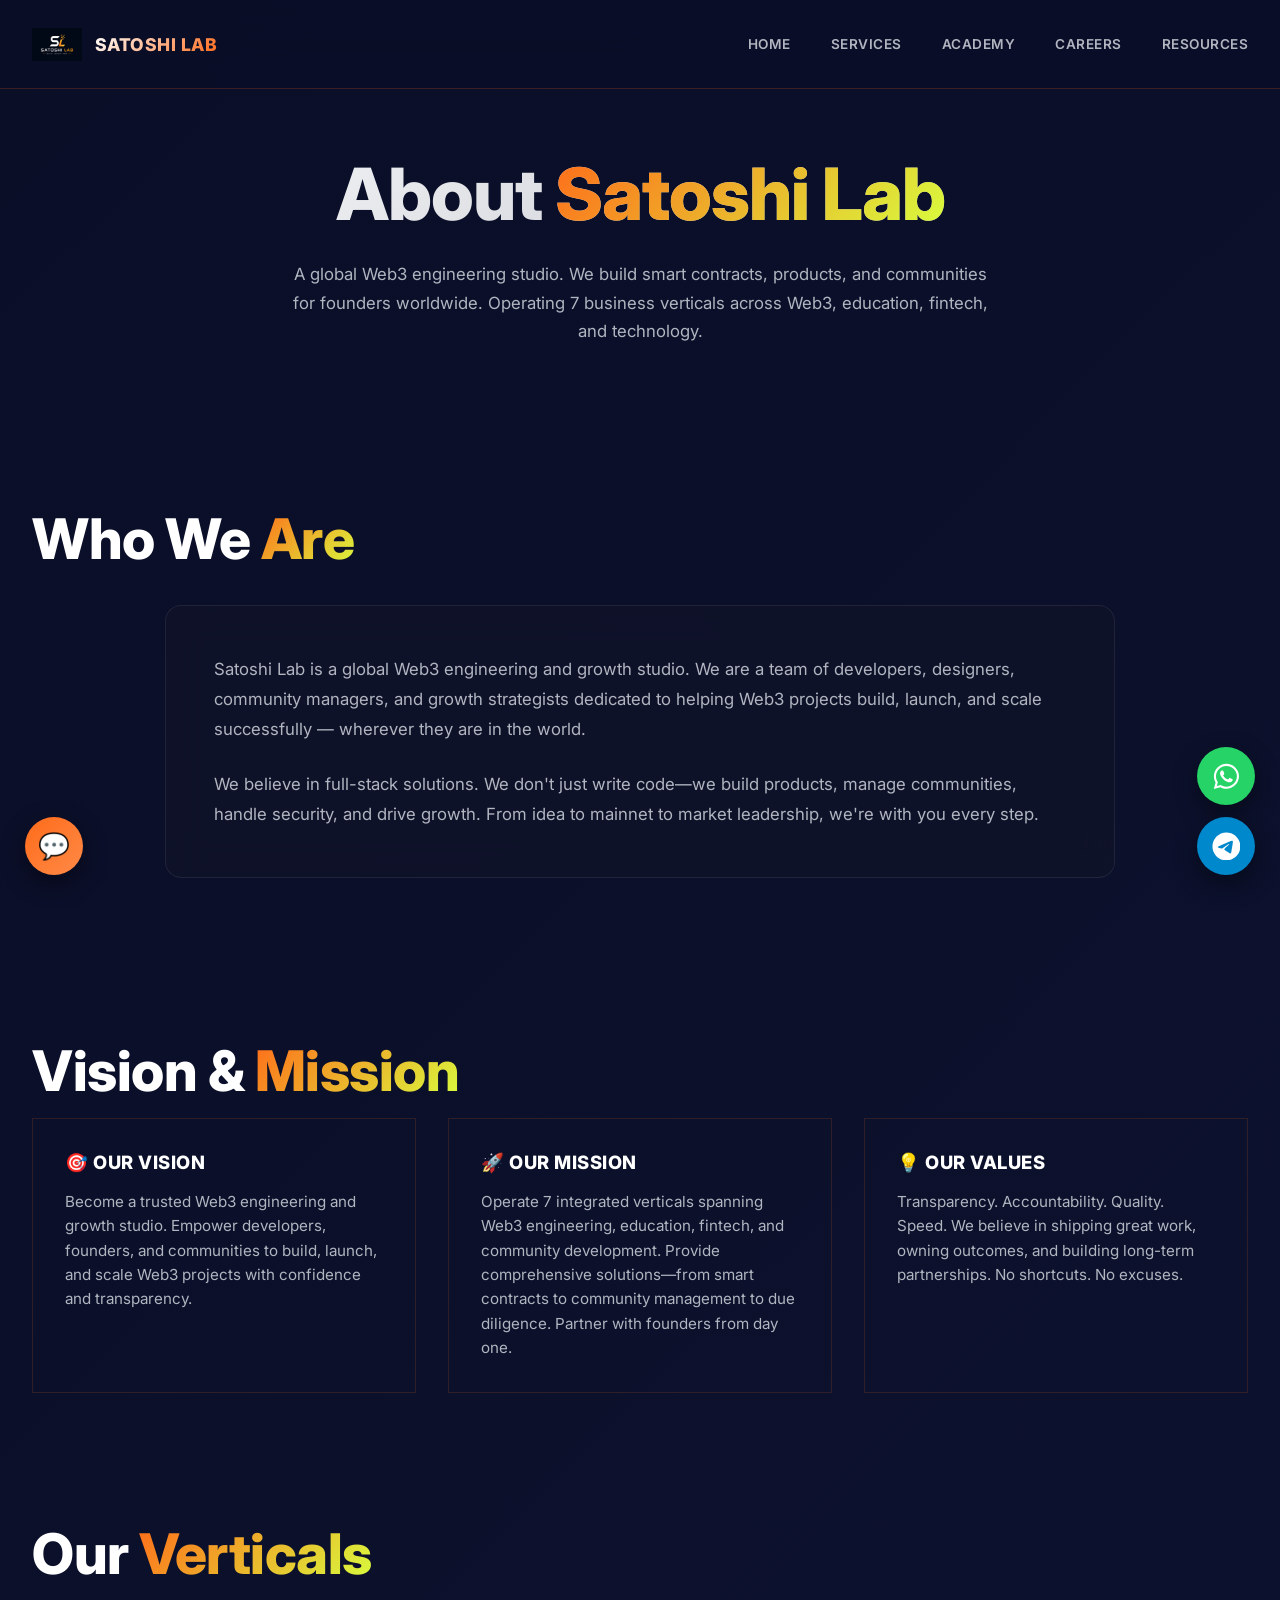
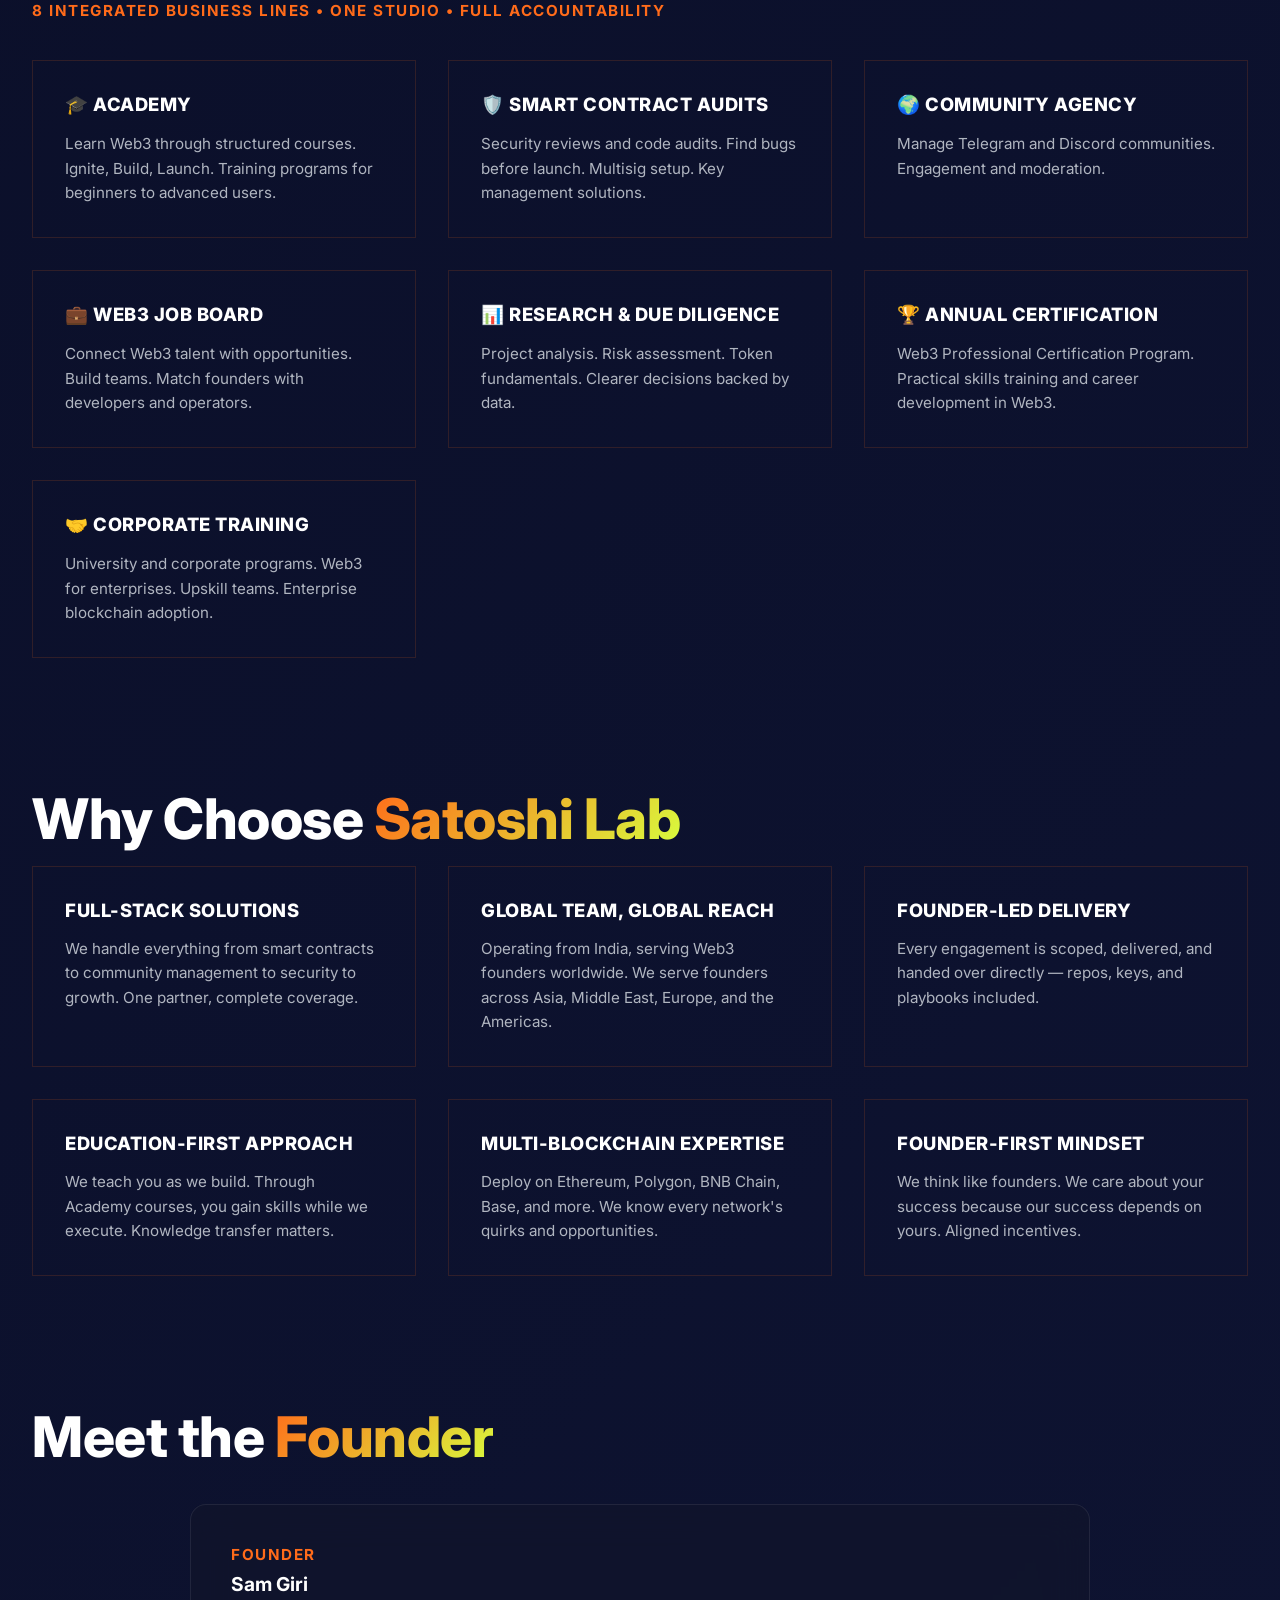
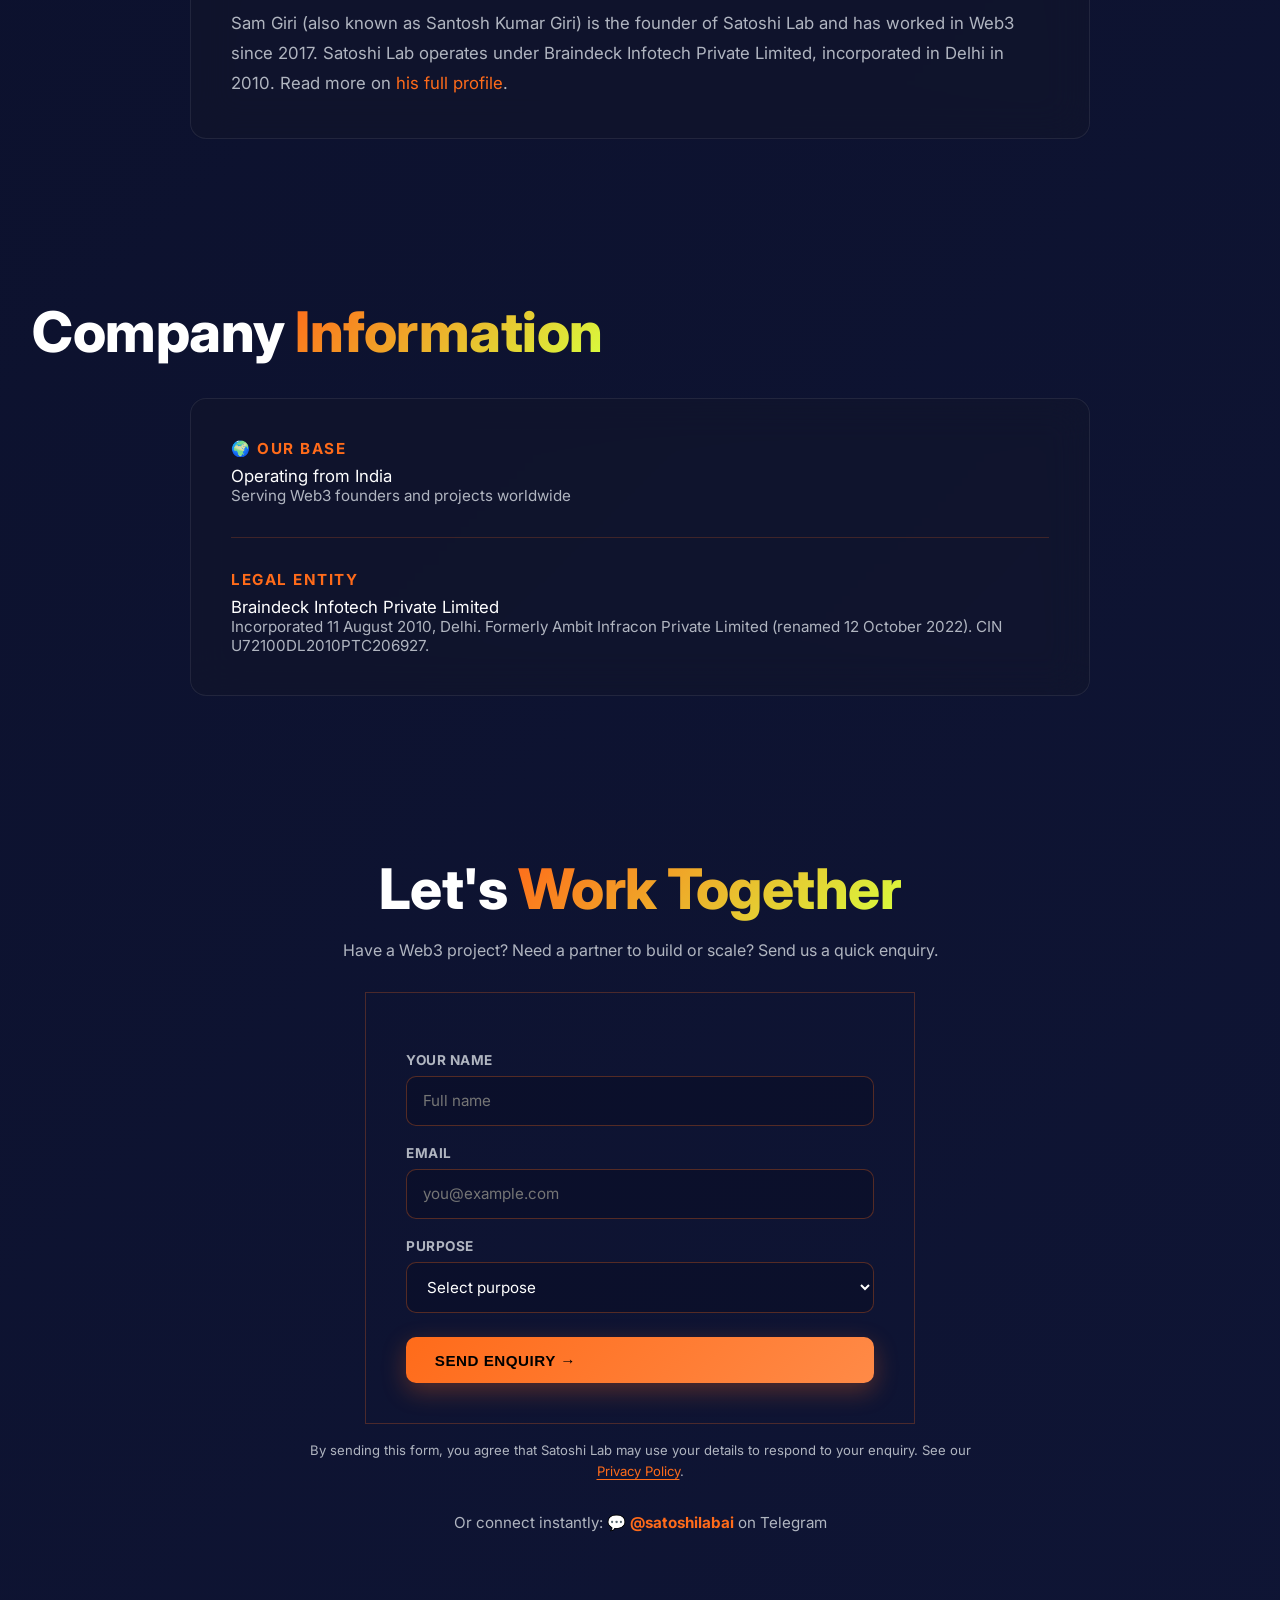
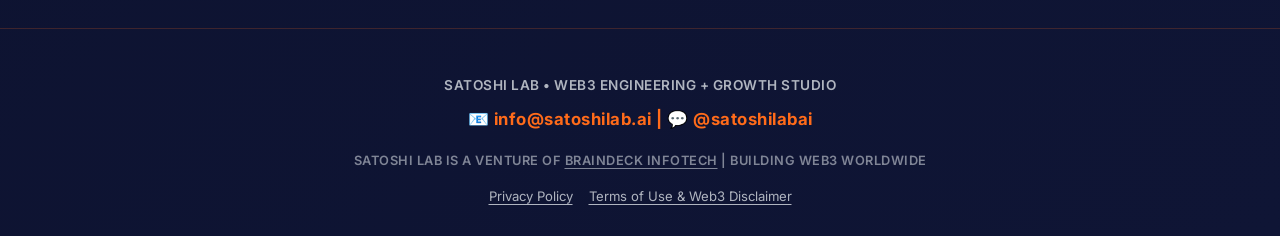
<file: aurora_about.html>
<!DOCTYPE html>
<html lang="en">
<head>
<meta charset="UTF-8">
<meta name="viewport" content="width=device-width, initial-scale=1.0">
<title>About Satoshi Lab | Web3 Engineering Studio Led by Sam Giri</title>
<meta name="description" content="About Satoshi Lab (SatoshiLab.ai), a Web3 engineering and growth studio founded by Sam Giri, in Web3 since 2017, and part of Braindeck Infotech Private Limited, Delhi.">
<meta name="robots" content="index,follow">
<link rel="canonical" href="https://www.satoshilab.ai/aurora_about.html">
<meta property="og:title" content="About Satoshi Lab | Web3 Engineering Studio Led by Sam Giri">
<meta property="og:description" content="Web3 engineering and growth studio, operating under Braindeck Infotech Private Limited.">
<meta property="og:image" content="https://www.satoshilab.ai/satoshi-lab-og.png">
<meta property="og:image:width" content="1200">
<meta property="og:image:height" content="630">
<meta property="og:url" content="https://www.satoshilab.ai/aurora_about.html">
<meta property="og:type" content="website">
<meta name="twitter:card" content="summary_large_image">
<meta name="twitter:title" content="About Satoshi Lab | Web3 Engineering Studio Led by Sam Giri">
<meta name="twitter:description" content="Web3 engineering and growth studio, operating under Braindeck Infotech Private Limited.">
<meta name="twitter:image" content="https://www.satoshilab.ai/satoshi-lab-og.png">
<script type="application/ld+json">
{
  "@context": "https://schema.org",
  "@graph": [
    {
      "@type": "Organization",
      "@id": "https://www.satoshilab.ai/#organization",
      "name": "Satoshi Lab",
      "alternateName": [
        "SatoshiLab.ai",
        "SatoshiLab.ai by Braindeck"
      ],
      "url": "https://www.satoshilab.ai/",
      "logo": "https://www.satoshilab.ai/satoshi-lab-logo.png",
      "description": "Satoshi Lab is a Web3 engineering and growth studio helping founders build, launch and scale blockchain products responsibly.",
      "founder": {
        "@id": "https://www.satoshilab.ai/aurora_about.html#sam-giri"
      },
      "parentOrganization": {
        "@id": "https://www.braindeck.in/#organization"
      },
      "sameAs": [
        "https://www.instagram.com/satoshilab.ai/",
        "https://www.linkedin.com/company/143481988/",
        "https://www.youtube.com/@SatoshiLabAI",
        "https://t.me/satoshilabai"
      ]
    },
    {
      "@type": "Person",
      "@id": "https://www.satoshilab.ai/aurora_about.html#sam-giri",
      "name": "Sam Giri",
      "alternateName": "Santosh Kumar Giri",
      "jobTitle": "Founder",
      "url": "https://www.satoshilab.ai/aurora_about.html",
      "sameAs": [
        "https://www.braindeck.in/profile.html",
        "https://www.linkedin.com/in/santosh-kumar-giri-braindeck/"
      ],
      "worksFor": {
        "@id": "https://www.satoshilab.ai/#organization"
      },
      "knowsAbout": [
        "Web3",
        "Blockchain",
        "Smart contracts",
        "Community management",
        "Artificial intelligence"
      ]
    },
    {
      "@type": "Corporation",
      "@id": "https://www.braindeck.in/#organization",
      "name": "Braindeck",
      "legalName": "Braindeck Infotech Private Limited",
      "url": "https://www.braindeck.in/"
    },
    {
      "@type": "AboutPage",
      "url": "https://www.satoshilab.ai/aurora_about.html",
      "name": "About Satoshi Lab | Web3 Engineering Studio Led by Sam Giri",
      "about": {
        "@id": "https://www.satoshilab.ai/#organization"
      }
    }
  ]
}
</script>
<link rel="stylesheet" href="site-polish.css">
<style>
:root {
  --dark-bg: #0a0e27;
  --dark-card: #141829;
  --orange: #FF6B1A;
  --orange-light: #FF8A47;
  --volt: #D8FF3E;
  --text-primary: #ffffff;
  --text-secondary: #b0b5c0;
}

* {
  box-sizing: border-box;
  margin: 0;
  padding: 0;
}

html { scroll-behavior: smooth; }

body {
  background: linear-gradient(135deg, var(--dark-bg) 0%, #0f1535 100%);
  color: var(--text-primary);
  font-family: 'Inter', sans-serif;
  overflow-x: hidden;
  -webkit-font-smoothing: antialiased;
}

a { color: inherit; text-decoration: none; }

.glass {
  background: rgba(20, 24, 41, 0.4);
  backdrop-filter: blur(20px);
  border: 1px solid rgba(255, 255, 255, 0.08);
  border-radius: 16px;
}

.btn {
  display: inline-flex;
  align-items: center;
  gap: 0.5rem;
  padding: 0.9rem 1.8rem;
  border-radius: 10px;
  font-weight: 700;
  font-size: 0.95rem;
  text-transform: uppercase;
  transition: all 0.3s ease;
  cursor: pointer;
  border: none;
  letter-spacing: 0.5px;
}

.btn-primary {
  background: linear-gradient(135deg, var(--orange) 0%, var(--orange-light) 100%);
  color: #000;
  box-shadow: 0 8px 24px rgba(255, 107, 26, 0.3);
}

.btn-primary:hover {
  transform: translateY(-2px);
  box-shadow: 0 12px 32px rgba(255, 107, 26, 0.4);
}

/* NAV */
nav {
  position: sticky;
  top: 0;
  z-index: 50;
  padding: 1.2rem 2rem;
  backdrop-filter: blur(20px);
  background: rgba(10, 14, 39, 0.9);
  border-bottom: 1px solid rgba(255, 107, 26, 0.2);
}

nav-content {
  display: flex;
  align-items: center;
  justify-content: space-between;
  max-width: 1400px;
  margin: 0 auto;
}

.logo {
  display: flex;
  align-items: center;
  gap: 0.8rem;
  font-weight: 800;
  font-size: 1.1rem;
  text-transform: uppercase;
  letter-spacing: 0.5px;
}

.logo-icon {
  width: 50px;
  height: 50px;
  background: url('satoshi-lab-logo.webp') center/contain no-repeat;
  display: flex;
  align-items: center;
  justify-content: center;
}

.logo-text {
  background: linear-gradient(135deg, #ffffff 0%, var(--orange) 100%);
  -webkit-background-clip: text;
  -webkit-text-fill-color: transparent;
  background-clip: text;
}

.navlinks {
  display: none;
  align-items: center;
  gap: 2.5rem;
  font-weight: 600;
  font-size: 0.85rem;
  text-transform: uppercase;
  letter-spacing: 0.5px;
}

.navlinks a {
  color: var(--text-secondary);
  transition: color 0.3s ease;
}

.navlinks a:hover {
  color: var(--orange);
}

@media (min-width: 768px) {
  .navlinks { display: flex; }
}

section {
  padding: 4rem 2rem;
  max-width: 1400px;
  margin: 0 auto;
}

h1 {
  font-size: clamp(2.5rem, 8vw, 4.5rem);
  font-weight: 800;
  line-height: 1.15;
  letter-spacing: -1px;
  margin-bottom: 1.5rem;
  background: linear-gradient(135deg, var(--text-primary) 0%, var(--text-secondary) 100%);
  -webkit-background-clip: text;
  -webkit-text-fill-color: transparent;
  background-clip: text;
}

h2 {
  font-size: clamp(2rem, 5vw, 3.5rem);
  font-weight: 800;
  line-height: 1.2;
  margin-bottom: 0.8rem;
  letter-spacing: -0.5px;
}

.accent-text {
  background: linear-gradient(135deg, var(--orange), var(--volt));
  -webkit-background-clip: text;
  -webkit-text-fill-color: transparent;
  background-clip: text;
}

.hero-text {
  max-width: 700px;
  margin: 0 auto 2rem;
  font-size: 1.05rem;
  line-height: 1.7;
  color: var(--text-secondary);
}

.grid {
  display: grid;
  gap: 2rem;
  grid-template-columns: 1fr;
}

@media (min-width: 768px) {
  .grid { grid-template-columns: repeat(2, 1fr); }
}

@media (min-width: 1024px) {
  .grid { grid-template-columns: repeat(3, 1fr); }
}

.card {
  glass;
  padding: 2rem;
  border: 1px solid rgba(255, 107, 26, 0.15);
  transition: all 0.3s ease;
}

.card:hover {
  background: rgba(20, 24, 41, 0.6);
  border-color: rgba(255, 107, 26, 0.3);
  transform: translateY(-3px);
}

.card h3 {
  font-size: 1.15rem;
  font-weight: 800;
  text-transform: uppercase;
  letter-spacing: 0.5px;
  margin-bottom: 1rem;
}

.card p {
  font-size: 0.95rem;
  line-height: 1.6;
  color: var(--text-secondary);
}

/* ENQUIRY FORM */
.enquiry-form {
  glass;
  padding: 2.5rem;
  max-width: 550px;
  margin: 2rem auto 0;
  border: 1px solid rgba(255, 107, 26, 0.25);
  text-align: left;
}

.enquiry-form label {
  display: block;
  font-size: 0.85rem;
  font-weight: 700;
  text-transform: uppercase;
  letter-spacing: 0.5px;
  color: var(--text-secondary);
  margin-bottom: 0.5rem;
  margin-top: 1.2rem;
}

.enquiry-form label:first-child {
  margin-top: 0;
}

.enquiry-form input,
.enquiry-form select,
.enquiry-form textarea {
  width: 100%;
  padding: 0.9rem 1rem;
  background: rgba(10, 14, 39, 0.6);
  border: 1px solid rgba(255, 107, 26, 0.3);
  border-radius: 10px;
  color: var(--text-primary);
  font-family: 'Inter', sans-serif;
  font-size: 0.95rem;
  transition: border-color 0.3s ease;
}

.enquiry-form input:focus,
.enquiry-form select:focus,
.enquiry-form textarea:focus {
  outline: none;
  border-color: var(--orange);
}

.enquiry-form select option {
  background: var(--dark-bg);
  color: var(--text-primary);
}

.enquiry-form button {
  width: 100%;
  margin-top: 1.5rem;
}

/* FLOATING CONNECT BUTTONS */
.float-connect {
  position: fixed;
  bottom: 25px;
  right: 25px;
  z-index: 100;
  display: flex;
  flex-direction: column;
  gap: 12px;
}

.float-btn {
  width: 58px;
  height: 58px;
  border-radius: 50%;
  display: flex;
  align-items: center;
  justify-content: center;
  font-size: 1.8rem;
  color: #fff;
  box-shadow: 0 8px 24px rgba(0, 0, 0, 0.4);
  transition: all 0.3s ease;
}

.float-btn:hover {
  transform: scale(1.12);
}

.float-whatsapp {
  background: #25D366;
}

.float-telegram {
  background: #0088cc;
}

/* FOOTER */
footer {
  background: transparent;
  border-top: 1px solid rgba(255, 107, 26, 0.2);
  padding: 3rem 2rem 2rem;
  text-align: center;
  margin-top: 2rem;
}

footer p {
  font-size: 0.85rem;
  color: var(--text-secondary);
  margin-bottom: 0.8rem;
  text-transform: uppercase;
  letter-spacing: 0.5px;
  font-weight: 600;
}

.contact-info {
  font-size: 1.05rem;
  color: var(--orange);
  font-weight: 700;
  margin: 1rem 0;
  letter-spacing: 0.5px;
}

</style>
<link rel="preconnect" href="https://fonts.googleapis.com">
<link rel="preconnect" href="https://fonts.gstatic.com" crossorigin>
<link rel="preload" as="style" href="https://fonts.googleapis.com/css2?family=Inter:wght@400;500;600;700;800&display=swap" onload="this.onload=null;this.rel='stylesheet'">
<noscript><link rel="stylesheet" href="https://fonts.googleapis.com/css2?family=Inter:wght@400;500;600;700;800&display=swap"></noscript>
<link rel="icon" href="/favicon.ico" sizes="48x48">
<link rel="icon" type="image/png" sizes="192x192" href="/icon-192.png">
<link rel="apple-touch-icon" href="/apple-touch-icon.png">
</head>
<body>

<nav>
  <nav-content>
    <a href="index.html" class="logo">
      <div class="logo-icon"></div>
      <span class="logo-text">Satoshi Lab</span>
    </a>
    <div class="navlinks">
      <a href="index.html">Home</a>
      <a href="aurora_services.html">Services</a>
      <a href="aurora_academy.html">Academy</a>
      <a href="aurora_hiring.html">Careers</a>
      <a href="aurora_resources.html">Resources</a>
    </div>
  </nav-content>
</nav>
<main id="main">

<!-- HERO -->
<section style="text-align: center;">
  <h1>About <span class="accent-text">Satoshi Lab</span></h1>
  <p class="hero-text">
    A global Web3 engineering studio. We build smart contracts, products, and communities for founders worldwide. Operating 7 business verticals across Web3, education, fintech, and technology.
  </p>
</section>

<!-- WHO WE ARE -->
<section>
  <h2>Who We <span class="accent-text">Are</span></h2>
  
  <div class="glass" style="padding: 3rem; margin: 2rem auto; max-width: 950px;">
    <p style="font-size: 1.05rem; line-height: 1.8; color: var(--text-secondary); margin-bottom: 1.5rem;">
      Satoshi Lab is a global Web3 engineering and growth studio. We are a team of developers, designers, community managers, and growth strategists dedicated to helping Web3 projects build, launch, and scale successfully — wherever they are in the world.
    </p>
    
    <p style="font-size: 1.05rem; line-height: 1.8; color: var(--text-secondary);">
      We believe in full-stack solutions. We don't just write code—we build products, manage communities, handle security, and drive growth. From idea to mainnet to market leadership, we're with you every step.
    </p>
  </div>
</section>

<!-- VISION & MISSION -->
<section>
  <h2>Vision & <span class="accent-text">Mission</span></h2>
  
  <div class="grid">
    <div class="card">
      <h3>🎯 Our Vision</h3>
      <p>
        Become a trusted Web3 engineering and growth studio. Empower developers, founders, and communities to build, launch, and scale Web3 projects with confidence and transparency.
      </p>
    </div>
    
    <div class="card">
      <h3>🚀 Our Mission</h3>
      <p>
        Operate 7 integrated verticals spanning Web3 engineering, education, fintech, and community development. Provide comprehensive solutions—from smart contracts to community management to due diligence. Partner with founders from day one.
      </p>
    </div>
    
    <div class="card">
      <h3>💡 Our Values</h3>
      <p>
        Transparency. Accountability. Quality. Speed. We believe in shipping great work, owning outcomes, and building long-term partnerships. No shortcuts. No excuses.
      </p>
    </div>
  </div>
</section>

<!-- 8 VERTICALS -->
<section>
  <h2>Our <span class="accent-text">Verticals</span></h2>
  <p style="font-size: 0.95rem; color: var(--orange); margin-bottom: 2.5rem; text-transform: uppercase; letter-spacing: 1.5px; font-weight: 700;">
    8 Integrated Business Lines • One Studio • Full Accountability
  </p>
  
  <div class="grid">
    <div class="card">
      <h3>🎓 Academy</h3>
      <p>Learn Web3 through structured courses. Ignite, Build, Launch. Training programs for beginners to advanced users.</p>
    </div>
    
    <div class="card">
      <h3>🛡️ Smart Contract Audits</h3>
      <p>Security reviews and code audits. Find bugs before launch. Multisig setup. Key management solutions.</p>
    </div>
    
    <div class="card">
      <h3>🌍 Community Agency</h3>
      <p>Manage Telegram and Discord communities. Engagement and moderation.</p>
    </div>
    
    <div class="card">
      <h3>💼 Web3 Job Board</h3>
      <p>Connect Web3 talent with opportunities. Build teams. Match founders with developers and operators.</p>
    </div>
    
    <div class="card">
      <h3>📊 Research & Due Diligence</h3>
      <p>Project analysis. Risk assessment. Token fundamentals. Clearer decisions backed by data.</p>
    </div>
    
    <div class="card">
      <h3>🏆 Annual Certification</h3>
      <p>Web3 Professional Certification Program. Practical skills training and career development in Web3.</p>
    </div>
    
    <div class="card">
      <h3>🤝 Corporate Training</h3>
      <p>University and corporate programs. Web3 for enterprises. Upskill teams. Enterprise blockchain adoption.</p>
    </div>
  </div>
</section>

<!-- WHY CHOOSE US -->
<section>
  <h2>Why Choose <span class="accent-text">Satoshi Lab</span></h2>
  
  <div class="grid">
    <div class="card">
      <h3>Full-Stack Solutions</h3>
      <p>
        We handle everything from smart contracts to community management to security to growth. One partner, complete coverage.
      </p>
    </div>
    
    <div class="card">
      <h3>Global Team, Global Reach</h3>
      <p>
        Operating from India, serving Web3 founders worldwide. We serve founders across Asia, Middle East, Europe, and the Americas.
      </p>
    </div>
    
    <div class="card">
      <h3>Founder-Led Delivery</h3>
      <p>
        Every engagement is scoped, delivered, and handed over directly — repos, keys, and playbooks included.
      </p>
    </div>
    
    <div class="card">
      <h3>Education-First Approach</h3>
      <p>
        We teach you as we build. Through Academy courses, you gain skills while we execute. Knowledge transfer matters.
      </p>
    </div>
    
    <div class="card">
      <h3>Multi-Blockchain Expertise</h3>
      <p>
        Deploy on Ethereum, Polygon, BNB Chain, Base, and more. We know every network's quirks and opportunities.
      </p>
    </div>
    
    <div class="card">
      <h3>Founder-First Mindset</h3>
      <p>
        We think like founders. We care about your success because our success depends on yours. Aligned incentives.
      </p>
    </div>
  </div>
</section>

<!-- FOUNDER -->
<section id="founder">
  <h2>Meet the <span class="accent-text">Founder</span></h2>

  <div class="glass" style="padding: 2.5rem; margin: 2rem auto; max-width: 900px;">
    <p style="font-size: 0.95rem; color: var(--orange); text-transform: uppercase; letter-spacing: 1.5px; font-weight: 700; margin-bottom: 0.5rem;">Founder</p>
    <p style="font-size: 1.2rem; color: var(--text-primary); font-weight: 700; margin-bottom: 0.75rem;">Sam Giri</p>
    <p style="font-size: 1.05rem; line-height: 1.8; color: var(--text-secondary);">
      Sam Giri (also known as Santosh Kumar Giri) is the founder of Satoshi Lab and has worked in Web3 since 2017. Satoshi Lab operates under Braindeck Infotech Private Limited, incorporated in Delhi in 2010. Read more on <a href="https://www.braindeck.in/profile.html" style="color: var(--orange);">his full profile</a>.
    </p>
  </div>
</section>

<!-- COMPANY INFO -->
<section>
  <h2>Company <span class="accent-text">Information</span></h2>
  
  <div class="glass" style="padding: 2.5rem; margin: 2rem auto; max-width: 900px;">
    <div style="margin-bottom: 2rem;">
      <p style="font-size: 0.95rem; color: var(--orange); text-transform: uppercase; letter-spacing: 1.5px; font-weight: 700; margin-bottom: 0.5rem;">🌍 Our Base</p>
      <p style="font-size: 1.05rem; color: var(--text-primary);">Operating from India</p>
      <p style="font-size: 0.95rem; color: var(--text-secondary);">Serving Web3 founders and projects worldwide</p>
    </div>
    
    <div style="height: 1px; background: rgba(255, 107, 26, 0.2); margin: 2rem 0;"></div>
    
    <div>
      <p style="font-size: 0.95rem; color: var(--orange); text-transform: uppercase; letter-spacing: 1.5px; font-weight: 700; margin-bottom: 0.5rem;">Legal Entity</p>
      <p style="font-size: 1.05rem; color: var(--text-primary);">Braindeck Infotech Private Limited</p>
      <p style="font-size: 0.95rem; color: var(--text-secondary);">Incorporated 11 August 2010, Delhi. Formerly Ambit Infracon Private Limited (renamed 12 October 2022). CIN U72100DL2010PTC206927.</p>
    </div>
  </div>
</section>

<!-- ENQUIRY FORM + CTA -->
<section id="enquiry" style="text-align: center;">
  <h2 style="margin-bottom: 1rem;">Let's <span class="accent-text">Work Together</span></h2>
  <p style="color: var(--text-secondary); font-size: 1rem;">
    Have a Web3 project? Need a partner to build or scale? Send us a quick enquiry.
  </p>
  
  <form class="enquiry-form" action="https://formspree.io/f/mwvgogbv" method="POST">
    <input type="hidden" name="_source" value="About page enquiry">
    <input type="text" name="_gotcha" style="display:none" tabindex="-1" autocomplete="off" aria-hidden="true">
    <input type="hidden" name="_subject" value="New About-page enquiry — Satoshi Lab">
    <label for="name">Your Name</label>
    <input type="text" id="name" name="name" placeholder="Full name" required>
    
    <label for="email">Email</label>
    <input type="email" id="email" name="email" placeholder="you@example.com" required>
    
    <label for="purpose">Purpose</label>
    <select id="purpose" name="purpose" required>
      <option value="" disabled selected>Select purpose</option>
      <option value="project">Start a Project</option>
      <option value="academy">Join Academy Course</option>
      <option value="audit">Smart Contract Audit</option>
      <option value="community">Community Management</option>
      <option value="partnership">Partnership</option>
      <option value="other">Other</option>
    </select>
    
    <button type="submit" class="btn btn-primary">Send Enquiry →</button>
  </form>
  <p class="form-notice">By sending this form, you agree that Satoshi Lab may use your details to respond to your enquiry. See our <a href="privacy.html">Privacy Policy</a>.</p>
  
  <p style="color: var(--text-secondary); font-size: 0.95rem; margin-top: 2rem;">
    Or connect instantly: 💬 <a href="https://t.me/satoshilabai" style="color: var(--orange); font-weight: 700;">@satoshilabai</a> on Telegram
  </p>
</section>

<!-- FLOATING CONNECT BUTTONS -->
<div class="float-connect">
  <a href="https://wa.me/971585874793" class="float-btn float-whatsapp" title="Chat on WhatsApp" target="_blank">
    <svg class="ico" viewBox="0 0 448 512" aria-hidden="true" focusable="false"><path d="M380.9 97.1C339 55.1 283.2 32 223.9 32c-122.4 0-222 99.6-222 222 0 39.1 10.2 77.3 29.6 111L0 480l117.7-30.9c32.4 17.7 68.9 27 106.1 27h.1c122.3 0 224.1-99.6 224.1-222 0-59.3-25.2-115-67.1-157zm-157 341.6c-33.2 0-65.7-8.9-94-25.7l-6.7-4-69.8 18.3L72 359.2l-4.4-7c-18.5-29.4-28.2-63.3-28.2-98.2 0-101.7 82.8-184.5 184.6-184.5 49.3 0 95.6 19.2 130.4 54.1 34.8 34.9 56.2 81.2 56.1 130.5 0 101.8-84.9 184.6-186.6 184.6zm101.2-138.2c-5.5-2.8-32.8-16.2-37.9-18-5.1-1.9-8.8-2.8-12.5 2.8-3.7 5.6-14.3 18-17.6 21.8-3.2 3.7-6.5 4.2-12 1.4-32.6-16.3-54-29.1-75.5-66-5.7-9.8 5.7-9.1 16.3-30.3 1.8-3.7.9-6.9-.5-9.7-1.4-2.8-12.5-30.1-17.1-41.2-4.5-10.8-9.1-9.3-12.5-9.5-3.2-.2-6.9-.2-10.6-.2-3.7 0-9.7 1.4-14.8 6.9-5.1 5.6-19.4 19-19.4 46.3 0 27.3 19.9 53.7 22.6 57.4 2.8 3.7 39.1 59.7 94.8 83.8 35.2 15.2 49 16.5 66.6 13.9 10.7-1.6 32.8-13.4 37.4-26.4 4.6-13 4.6-24.1 3.2-26.4-1.3-2.5-5-3.9-10.5-6.6z"/></svg>
  </a>
  <a href="https://t.me/satoshilabai" class="float-btn float-telegram" title="Chat on Telegram" target="_blank">
    <svg class="ico" viewBox="0 0 496 512" aria-hidden="true" focusable="false"><path d="M248,8C111.033,8,0,119.033,0,256S111.033,504,248,504,496,392.967,496,256,384.967,8,248,8ZM362.952,176.66c-3.732,39.215-19.881,134.378-28.1,178.3-3.476,18.584-10.322,24.816-16.948,25.425-14.4,1.326-25.338-9.517-39.287-18.661-21.827-14.308-34.158-23.215-55.346-37.177-24.485-16.135-8.612-25,5.342-39.5,3.652-3.793,67.107-61.51,68.335-66.746.153-.655.3-3.1-1.154-4.384s-3.59-.849-5.135-.5q-3.283.746-104.608,69.142-14.845,10.194-26.894,9.934c-8.855-.191-25.888-5.006-38.551-9.123-15.531-5.048-27.875-7.717-26.8-16.291q.84-6.7,18.45-13.7,108.446-47.248,144.628-62.3c68.872-28.647,83.183-33.623,92.511-33.789,2.052-.034,6.639.474,9.61,2.885a10.452,10.452,0,0,1,3.53,6.716A43.765,43.765,0,0,1,362.952,176.66Z"/></svg>
  </a>
</div>

</main>
<footer>
  <p>Satoshi Lab • Web3 Engineering + Growth Studio</p>
  <div class="contact-info">📧 info@satoshilab.ai  |  💬 @satoshilabai</div>
  <p style="font-size: 0.8rem; color: var(--text-secondary); margin-top: 1.5rem; opacity: 0.7;">Satoshi Lab is a venture of <a href="https://www.braindeck.in" target="_blank" rel="noopener" style="color:inherit;text-decoration:underline;text-underline-offset:3px">Braindeck Infotech</a> | Building Web3 Worldwide</p>
  <div class="legal-links"><a href="privacy.html">Privacy Policy</a><a href="terms.html">Terms of Use &amp; Web3 Disclaimer</a></div>
</footer>

<script src="site-polish.js"></script>
<script src="faq-widget.js"></script>

</body>
</html>
</file>
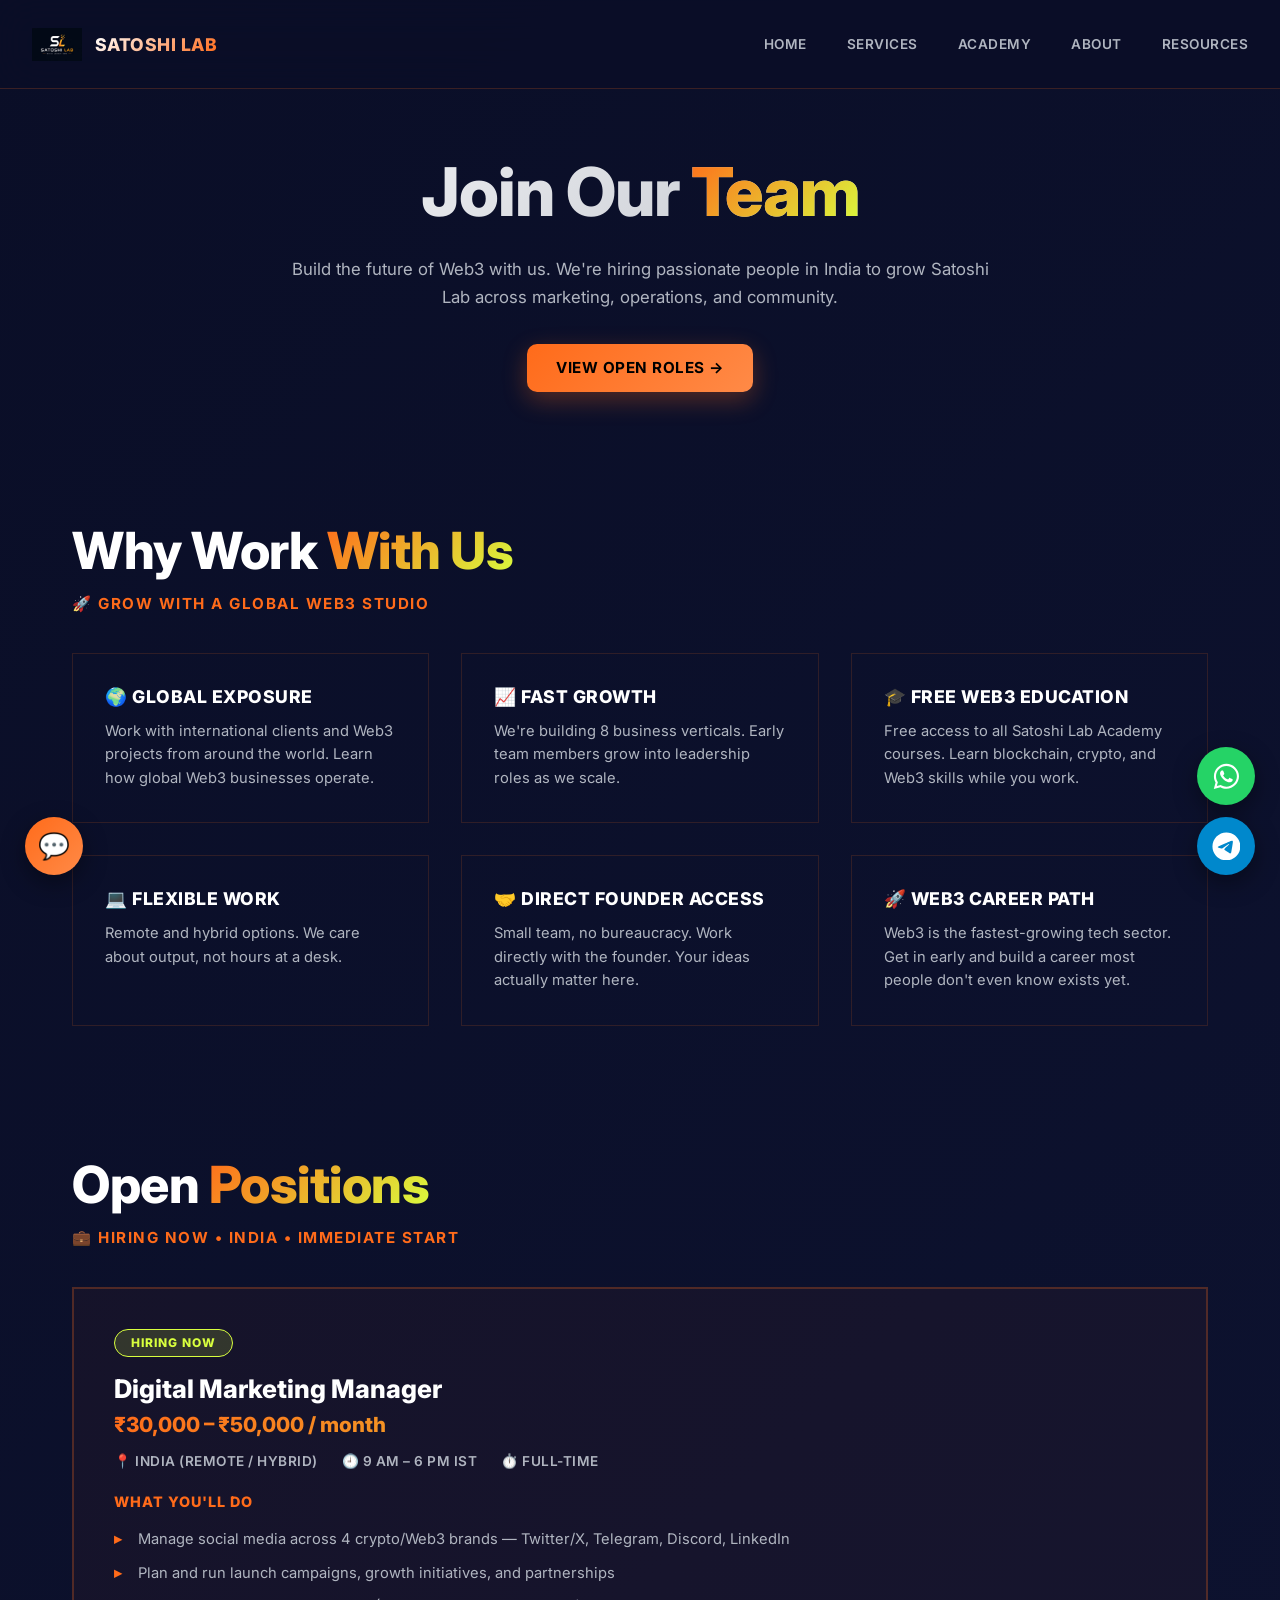
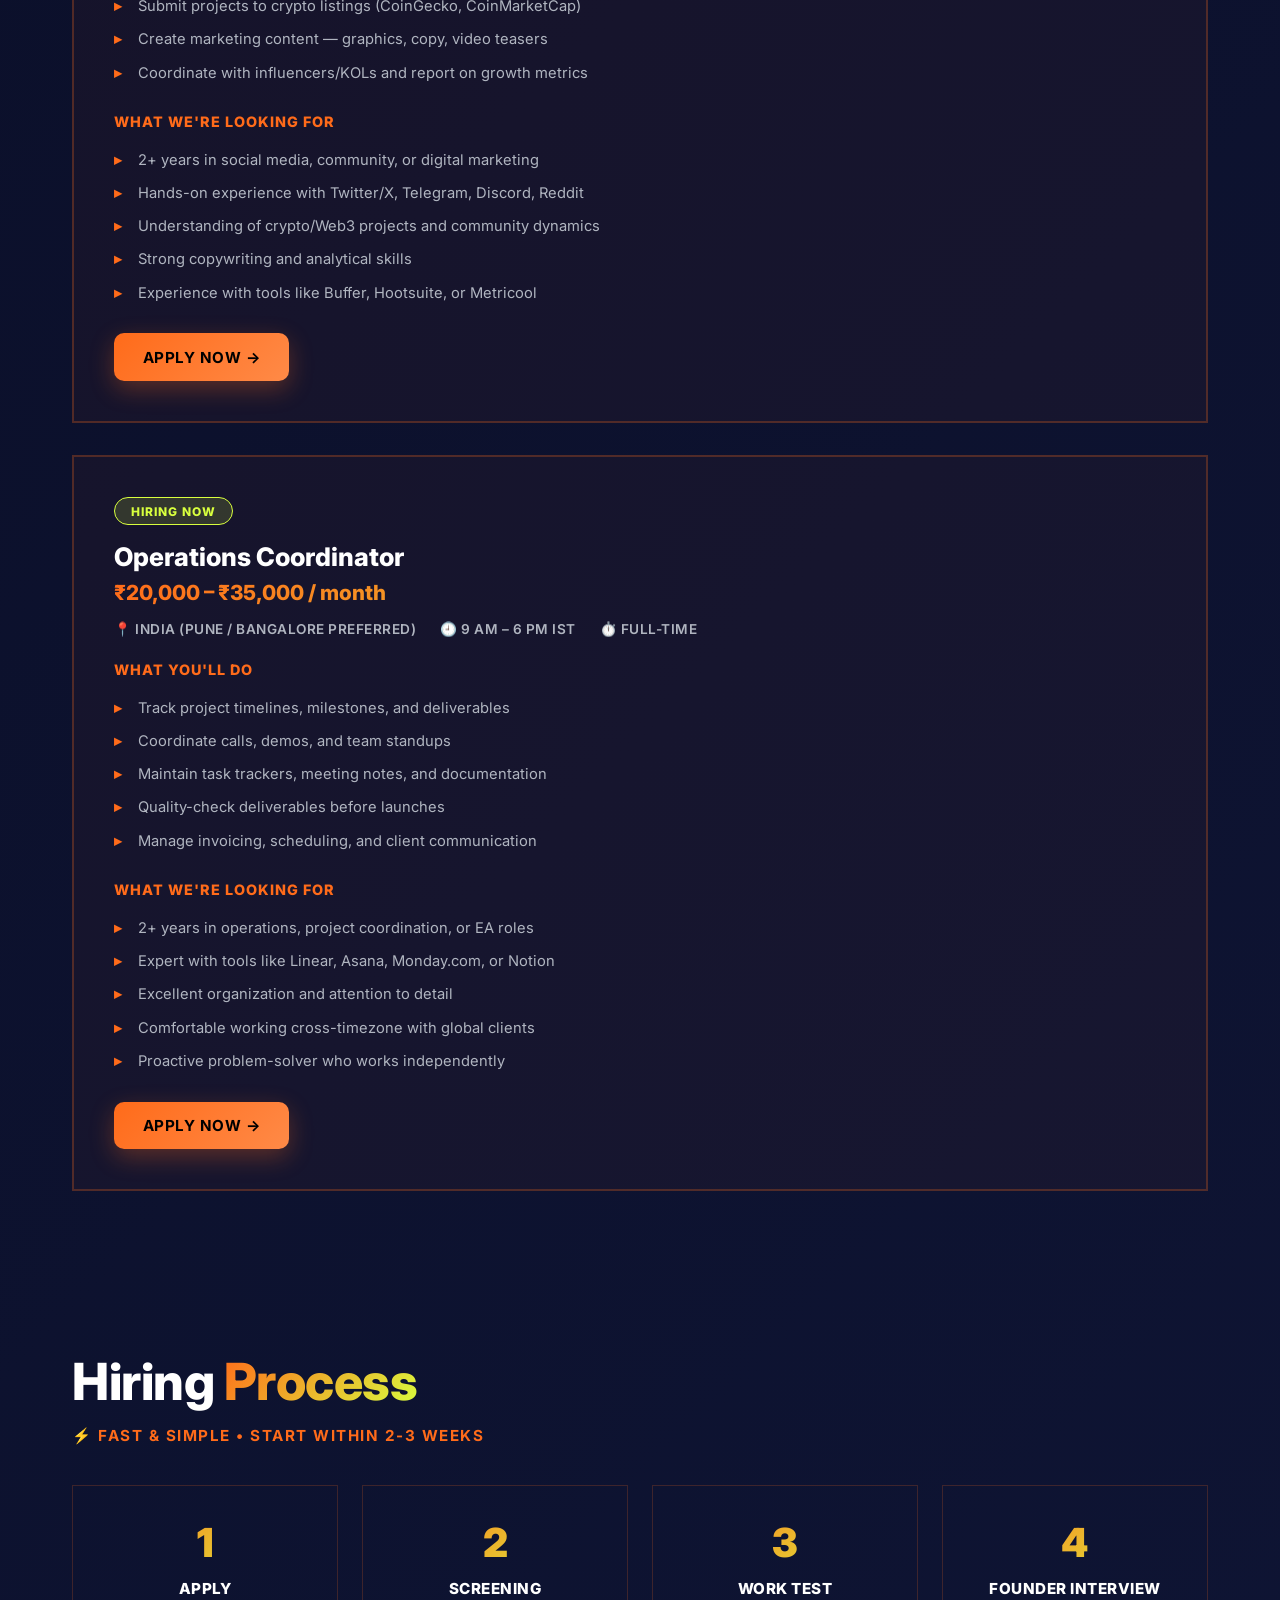
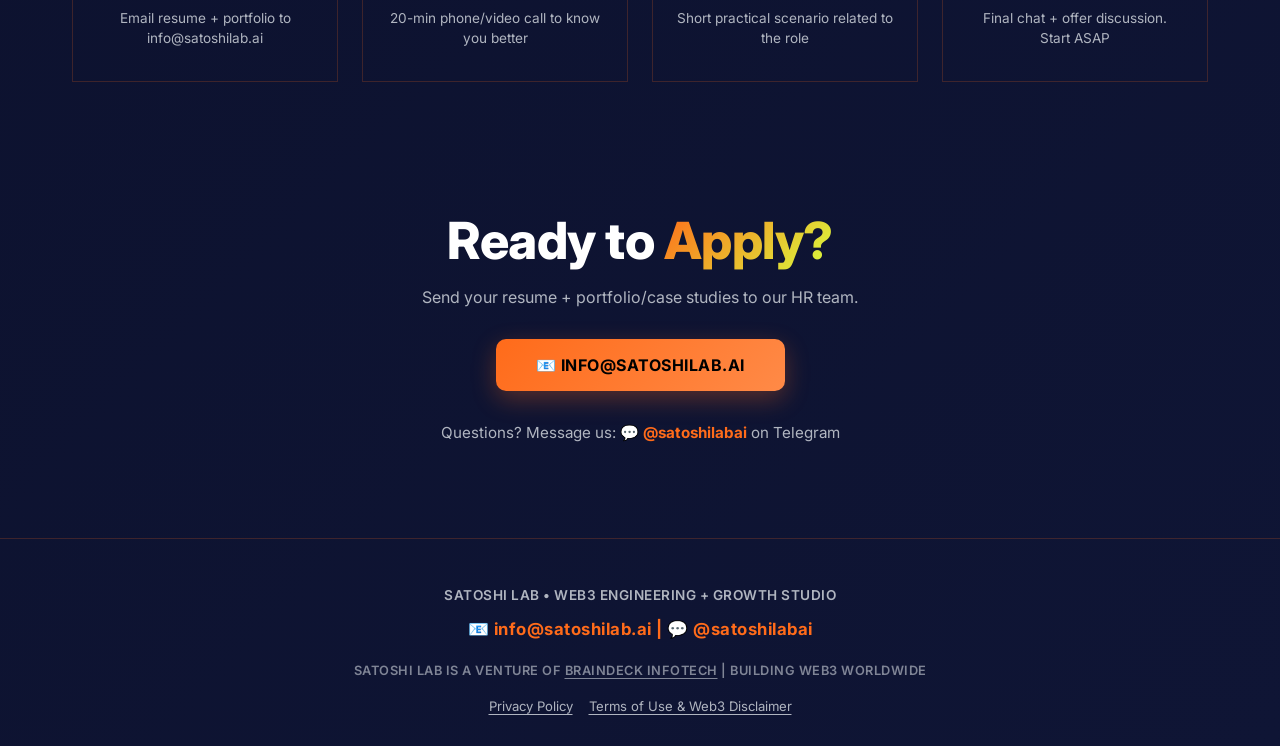
<file: aurora_hiring.html>
<!DOCTYPE html>
<html lang="en">
<head>
<meta charset="UTF-8">
<meta name="viewport" content="width=device-width, initial-scale=1.0">
<title>Careers at Satoshi Lab — Join Our Web3 Team</title>
<meta name="description" content="Join Satoshi Lab, a Web3 studio hiring in India across marketing, operations and community. Remote and hybrid options and free Academy access.">
<meta name="robots" content="index,follow">
<link rel="canonical" href="https://www.satoshilab.ai/aurora_hiring.html">
<meta property="og:title" content="Careers at Satoshi Lab">
<meta property="og:description" content="Join Satoshi Lab, a Web3 studio hiring in India across marketing, operations and community. Remote and hybrid options and free Academy access.">
<meta property="og:image" content="https://www.satoshilab.ai/satoshi-lab-og.png">
<meta property="og:url" content="https://www.satoshilab.ai/aurora_hiring.html">
<meta property="og:type" content="website">
<meta name="twitter:card" content="summary_large_image">
<meta name="twitter:title" content="Careers at Satoshi Lab">
<meta name="twitter:description" content="Join Satoshi Lab, a Web3 studio hiring in India across marketing, operations and community. Remote and hybrid options and free Academy access.">
<meta name="twitter:image" content="https://www.satoshilab.ai/satoshi-lab-og.png">
<link rel="stylesheet" href="site-polish.css">
<style>
:root {
  --dark-bg: #0a0e27;
  --dark-card: #141829;
  --orange: #FF6B1A;
  --orange-light: #FF8A47;
  --volt: #D8FF3E;
  --text-primary: #ffffff;
  --text-secondary: #b0b5c0;
}

* {
  box-sizing: border-box;
  margin: 0;
  padding: 0;
}

html { scroll-behavior: smooth; }

body {
  background: linear-gradient(135deg, var(--dark-bg) 0%, #0f1535 100%);
  color: var(--text-primary);
  font-family: 'Inter', sans-serif;
  overflow-x: hidden;
  -webkit-font-smoothing: antialiased;
}

a { color: inherit; text-decoration: none; }

.glass {
  background: rgba(20, 24, 41, 0.4);
  backdrop-filter: blur(20px);
  border: 1px solid rgba(255, 255, 255, 0.08);
  border-radius: 16px;
}

.btn {
  display: inline-flex;
  align-items: center;
  gap: 0.5rem;
  padding: 0.9rem 1.8rem;
  border-radius: 10px;
  font-weight: 700;
  font-size: 0.95rem;
  text-transform: uppercase;
  transition: all 0.3s ease;
  cursor: pointer;
  border: none;
  letter-spacing: 0.5px;
}

.btn-primary {
  background: linear-gradient(135deg, var(--orange) 0%, var(--orange-light) 100%);
  color: #000;
  box-shadow: 0 8px 24px rgba(255, 107, 26, 0.3);
}

.btn-primary:hover {
  transform: translateY(-2px);
  box-shadow: 0 12px 32px rgba(255, 107, 26, 0.4);
}

.btn-secondary {
  background: rgba(255, 255, 255, 0.1);
  border: 2px solid rgba(255, 107, 26, 0.5);
  color: var(--text-primary);
}

.btn-secondary:hover {
  background: rgba(255, 107, 26, 0.2);
  border-color: var(--orange);
}

/* NAV */
nav {
  position: sticky;
  top: 0;
  z-index: 50;
  padding: 1.2rem 2rem;
  backdrop-filter: blur(20px);
  background: rgba(10, 14, 39, 0.9);
  border-bottom: 1px solid rgba(255, 107, 26, 0.2);
}

nav-content {
  display: flex;
  align-items: center;
  justify-content: space-between;
  max-width: 1400px;
  margin: 0 auto;
}

.logo {
  display: flex;
  align-items: center;
  gap: 0.8rem;
  font-weight: 800;
  font-size: 1.1rem;
  text-transform: uppercase;
  letter-spacing: 0.5px;
}

.logo-icon {
  width: 50px;
  height: 50px;
  background: url('satoshi-lab-logo.webp') center/contain no-repeat;
  display: flex;
  align-items: center;
  justify-content: center;
}

.logo-text {
  background: linear-gradient(135deg, #ffffff 0%, var(--orange) 100%);
  -webkit-background-clip: text;
  -webkit-text-fill-color: transparent;
  background-clip: text;
}

.navlinks {
  display: none;
  align-items: center;
  gap: 2.5rem;
  font-weight: 600;
  font-size: 0.85rem;
  text-transform: uppercase;
  letter-spacing: 0.5px;
}

.navlinks a {
  color: var(--text-secondary);
  transition: color 0.3s ease;
}

.navlinks a:hover {
  color: var(--orange);
}

@media (min-width: 768px) {
  .navlinks { display: flex; }
}

section {
  padding: 4rem 2rem;
  max-width: 1200px;
  margin: 0 auto;
}

h1 {
  font-size: clamp(2.5rem, 8vw, 4.2rem);
  font-weight: 800;
  line-height: 1.15;
  letter-spacing: -1px;
  margin-bottom: 1.5rem;
  background: linear-gradient(135deg, var(--text-primary) 0%, var(--text-secondary) 100%);
  -webkit-background-clip: text;
  -webkit-text-fill-color: transparent;
  background-clip: text;
}

h2 {
  font-size: clamp(2rem, 5vw, 3.2rem);
  font-weight: 800;
  line-height: 1.2;
  margin-bottom: 0.8rem;
  letter-spacing: -0.5px;
}

.accent-text {
  background: linear-gradient(135deg, var(--orange), var(--volt));
  -webkit-background-clip: text;
  -webkit-text-fill-color: transparent;
  background-clip: text;
}

.section-subtitle {
  font-size: 0.95rem;
  color: var(--orange);
  margin-bottom: 2.5rem;
  text-transform: uppercase;
  letter-spacing: 1.5px;
  font-weight: 700;
}

.hero-text {
  max-width: 700px;
  margin: 0 auto 2rem;
  font-size: 1.05rem;
  line-height: 1.7;
  color: var(--text-secondary);
}

.grid {
  display: grid;
  gap: 2rem;
  grid-template-columns: 1fr;
}

@media (min-width: 768px) {
  .grid { grid-template-columns: repeat(2, 1fr); }
}

@media (min-width: 1024px) {
  .grid-3 { grid-template-columns: repeat(3, 1fr); }
}

.card {
  glass;
  padding: 2rem;
  border: 1px solid rgba(255, 107, 26, 0.15);
  transition: all 0.3s ease;
}

.card:hover {
  background: rgba(20, 24, 41, 0.6);
  border-color: rgba(255, 107, 26, 0.3);
  transform: translateY(-3px);
}

.card h3 {
  font-size: 1.1rem;
  font-weight: 800;
  text-transform: uppercase;
  letter-spacing: 0.5px;
  margin-bottom: 0.8rem;
}

.card p {
  font-size: 0.92rem;
  line-height: 1.6;
  color: var(--text-secondary);
}

/* JOB CARDS */
.job-card {
  glass;
  padding: 2.5rem;
  border: 2px solid rgba(255, 107, 26, 0.25);
  background: rgba(255, 107, 26, 0.04);
  transition: all 0.3s ease;
  margin-bottom: 2rem;
}

.job-card:hover {
  border-color: var(--orange);
  background: rgba(255, 107, 26, 0.08);
}

.job-badge {
  display: inline-block;
  padding: 0.35rem 1rem;
  border-radius: 999px;
  font-size: 0.75rem;
  font-weight: 800;
  text-transform: uppercase;
  letter-spacing: 1px;
  margin-bottom: 1rem;
  background: rgba(216, 255, 62, 0.15);
  color: var(--volt);
  border: 1px solid var(--volt);
}

.job-card h3 {
  font-size: 1.6rem;
  font-weight: 800;
  margin-bottom: 0.5rem;
}

.job-salary {
  font-size: 1.3rem;
  font-weight: 800;
  background: linear-gradient(135deg, var(--orange), var(--volt));
  -webkit-background-clip: text;
  -webkit-text-fill-color: transparent;
  background-clip: text;
  margin: 0.5rem 0;
}

.job-meta {
  display: flex;
  gap: 1.5rem;
  flex-wrap: wrap;
  margin: 1rem 0;
  font-size: 0.85rem;
  color: var(--text-secondary);
  text-transform: uppercase;
  letter-spacing: 0.5px;
  font-weight: 600;
}

.job-meta span {
  display: flex;
  align-items: center;
  gap: 0.4rem;
}

.job-section-title {
  font-size: 0.9rem;
  font-weight: 800;
  text-transform: uppercase;
  letter-spacing: 1px;
  color: var(--orange);
  margin: 1.5rem 0 0.8rem;
}

.job-card ul {
  list-style: none;
}

.job-card ul li {
  font-size: 0.92rem;
  color: var(--text-secondary);
  padding: 0.35rem 0;
  padding-left: 1.5rem;
  position: relative;
  line-height: 1.5;
}

.job-card ul li:before {
  content: "▸";
  position: absolute;
  left: 0;
  color: var(--orange);
  font-weight: 800;
}

/* PROCESS STEPS */
.process-grid {
  display: grid;
  gap: 1.5rem;
  grid-template-columns: repeat(auto-fit, minmax(200px, 1fr));
}

.process-step {
  glass;
  padding: 2rem 1.5rem;
  text-align: center;
  border: 1px solid rgba(255, 107, 26, 0.2);
  transition: all 0.3s ease;
}

.process-step:hover {
  background: rgba(255, 107, 26, 0.1);
  transform: scale(1.03);
  border-color: var(--orange);
}

.step-number {
  font-size: 2.5rem;
  font-weight: 900;
  background: linear-gradient(135deg, var(--orange), var(--volt));
  -webkit-background-clip: text;
  -webkit-text-fill-color: transparent;
  background-clip: text;
  margin-bottom: 0.8rem;
  display: block;
}

.process-step h4,
.process-step h3 {
  font-size: 0.95rem;
  font-weight: 800;
  text-transform: uppercase;
  margin-bottom: 0.6rem;
  letter-spacing: 0.5px;
}

.process-step p {
  font-size: 0.85rem;
  line-height: 1.5;
  color: var(--text-secondary);
}

/* FLOATING CONNECT BUTTONS */
.float-connect {
  position: fixed;
  bottom: 25px;
  right: 25px;
  z-index: 100;
  display: flex;
  flex-direction: column;
  gap: 12px;
}

.float-btn {
  width: 58px;
  height: 58px;
  border-radius: 50%;
  display: flex;
  align-items: center;
  justify-content: center;
  font-size: 1.8rem;
  color: #fff;
  box-shadow: 0 8px 24px rgba(0, 0, 0, 0.4);
  transition: all 0.3s ease;
}

.float-btn:hover {
  transform: scale(1.12);
}

.float-whatsapp {
  background: #25D366;
}

.float-telegram {
  background: #0088cc;
}

/* FOOTER */
footer {
  background: transparent;
  border-top: 1px solid rgba(255, 107, 26, 0.2);
  padding: 3rem 2rem 2rem;
  text-align: center;
  margin-top: 2rem;
}

footer p {
  font-size: 0.85rem;
  color: var(--text-secondary);
  margin-bottom: 0.8rem;
  text-transform: uppercase;
  letter-spacing: 0.5px;
  font-weight: 600;
}

.contact-info {
  font-size: 1.05rem;
  color: var(--orange);
  font-weight: 700;
  margin: 1rem 0;
  letter-spacing: 0.5px;
}

</style>
<link rel="preconnect" href="https://fonts.googleapis.com">
<link rel="preconnect" href="https://fonts.gstatic.com" crossorigin>
<link rel="preload" as="style" href="https://fonts.googleapis.com/css2?family=Inter:wght@400;500;600;700;800&display=swap" onload="this.onload=null;this.rel='stylesheet'">
<noscript><link rel="stylesheet" href="https://fonts.googleapis.com/css2?family=Inter:wght@400;500;600;700;800&display=swap"></noscript>
<script type="application/ld+json">{"@context":"https://schema.org","@type":"BreadcrumbList","itemListElement":[{"@type":"ListItem","position":1,"name":"Home","item":"https://www.satoshilab.ai/"},{"@type":"ListItem","position":2,"name":"Careers","item":"https://www.satoshilab.ai/aurora_hiring.html"}]}</script>
<link rel="icon" href="/favicon.ico" sizes="48x48">
<link rel="icon" type="image/png" sizes="192x192" href="/icon-192.png">
<link rel="apple-touch-icon" href="/apple-touch-icon.png">
</head>
<body>

<nav>
  <nav-content>
    <a href="index.html" class="logo">
      <div class="logo-icon"></div>
      <span class="logo-text">Satoshi Lab</span>
    </a>
    <div class="navlinks">
      <a href="index.html">Home</a>
      <a href="aurora_services.html">Services</a>
      <a href="aurora_academy.html">Academy</a>
      <a href="aurora_about.html">About</a>
      <a href="aurora_resources.html">Resources</a>
    </div>
  </nav-content>
</nav>
<main id="main">

<!-- HERO -->
<section style="text-align: center;">
  <h1>Join Our <span class="accent-text">Team</span></h1>
  <p class="hero-text">
    Build the future of Web3 with us. We're hiring passionate people in India to grow Satoshi Lab across marketing, operations, and community.
  </p>
  <a href="#openings" class="btn btn-primary">View Open Roles →</a>
</section>

<!-- WHY JOIN US -->
<section>
  <h2>Why Work <span class="accent-text">With Us</span></h2>
  <p class="section-subtitle">🚀 Grow With a Global Web3 Studio</p>
  
  <div class="grid grid-3">
    <div class="card">
      <h3>🌍 Global Exposure</h3>
      <p>Work with international clients and Web3 projects from around the world. Learn how global Web3 businesses operate.</p>
    </div>
    
    <div class="card">
      <h3>📈 Fast Growth</h3>
      <p>We're building 8 business verticals. Early team members grow into leadership roles as we scale.</p>
    </div>
    
    <div class="card">
      <h3>🎓 Free Web3 Education</h3>
      <p>Free access to all Satoshi Lab Academy courses. Learn blockchain, crypto, and Web3 skills while you work.</p>
    </div>
    
    <div class="card">
      <h3>💻 Flexible Work</h3>
      <p>Remote and hybrid options. We care about output, not hours at a desk.</p>
    </div>
    
    <div class="card">
      <h3>🤝 Direct Founder Access</h3>
      <p>Small team, no bureaucracy. Work directly with the founder. Your ideas actually matter here.</p>
    </div>
    
    <div class="card">
      <h3>🚀 Web3 Career Path</h3>
      <p>Web3 is the fastest-growing tech sector. Get in early and build a career most people don't even know exists yet.</p>
    </div>
  </div>
</section>

<!-- OPEN POSITIONS -->
<section id="openings">
  <h2>Open <span class="accent-text">Positions</span></h2>
  <p class="section-subtitle">💼 Hiring Now • India • Immediate Start</p>
  
  <!-- JOB 1 -->
  <div class="job-card">
    <span class="job-badge">HIRING NOW</span>
    <h3>Digital Marketing Manager</h3>
    <div class="job-salary">₹30,000 – ₹50,000 / month</div>
    <div class="job-meta">
      <span>📍 India (Remote / Hybrid)</span>
      <span>🕘 9 AM – 6 PM IST</span>
      <span>⏱️ Full-Time</span>
    </div>
    
    <div class="job-section-title">What You'll Do</div>
    <ul>
      <li>Manage social media across 4 crypto/Web3 brands — Twitter/X, Telegram, Discord, LinkedIn</li>
      <li>Plan and run launch campaigns, growth initiatives, and partnerships</li>
      <li>Submit projects to crypto listings (CoinGecko, CoinMarketCap)</li>
      <li>Create marketing content — graphics, copy, video teasers</li>
      <li>Coordinate with influencers/KOLs and report on growth metrics</li>
    </ul>
    
    <div class="job-section-title">What We're Looking For</div>
    <ul>
      <li>2+ years in social media, community, or digital marketing</li>
      <li>Hands-on experience with Twitter/X, Telegram, Discord, Reddit</li>
      <li>Understanding of crypto/Web3 projects and community dynamics</li>
      <li>Strong copywriting and analytical skills</li>
      <li>Experience with tools like Buffer, Hootsuite, or Metricool</li>
    </ul>
    
    <a href="mailto:info@satoshilab.ai?subject=Application: Digital Marketing Manager" class="btn btn-primary" style="margin-top: 1.5rem;">Apply Now →</a>
  </div>
  
  <!-- JOB 2 -->
  <div class="job-card">
    <span class="job-badge">HIRING NOW</span>
    <h3>Operations Coordinator</h3>
    <div class="job-salary">₹20,000 – ₹35,000 / month</div>
    <div class="job-meta">
      <span>📍 India (Pune / Bangalore preferred)</span>
      <span>🕘 9 AM – 6 PM IST</span>
      <span>⏱️ Full-Time</span>
    </div>
    
    <div class="job-section-title">What You'll Do</div>
    <ul>
      <li>Track project timelines, milestones, and deliverables</li>
      <li>Coordinate calls, demos, and team standups</li>
      <li>Maintain task trackers, meeting notes, and documentation</li>
      <li>Quality-check deliverables before launches</li>
      <li>Manage invoicing, scheduling, and client communication</li>
    </ul>
    
    <div class="job-section-title">What We're Looking For</div>
    <ul>
      <li>2+ years in operations, project coordination, or EA roles</li>
      <li>Expert with tools like Linear, Asana, Monday.com, or Notion</li>
      <li>Excellent organization and attention to detail</li>
      <li>Comfortable working cross-timezone with global clients</li>
      <li>Proactive problem-solver who works independently</li>
    </ul>
    
    <a href="mailto:info@satoshilab.ai?subject=Application: Operations Coordinator" class="btn btn-primary" style="margin-top: 1.5rem;">Apply Now →</a>
  </div>
</section>

<!-- HIRING PROCESS -->
<section>
  <h2>Hiring <span class="accent-text">Process</span></h2>
  <p class="section-subtitle">⚡ Fast & Simple • Start Within 2-3 Weeks</p>
  
  <div class="process-grid">
    <div class="process-step">
      <span class="step-number">1</span>
      <h3>Apply</h3>
      <p>Email resume + portfolio to info@satoshilab.ai</p>
    </div>
    <div class="process-step">
      <span class="step-number">2</span>
      <h3>Screening</h3>
      <p>20-min phone/video call to know you better</p>
    </div>
    <div class="process-step">
      <span class="step-number">3</span>
      <h3>Work Test</h3>
      <p>Short practical scenario related to the role</p>
    </div>
    <div class="process-step">
      <span class="step-number">4</span>
      <h3>Founder Interview</h3>
      <p>Final chat + offer discussion. Start ASAP</p>
    </div>
  </div>
</section>

<!-- APPLY CTA -->
<section style="text-align: center;">
  <h2 style="margin-bottom: 1rem;">Ready to <span class="accent-text">Apply?</span></h2>
  <p style="color: var(--text-secondary); font-size: 1rem; margin-bottom: 2rem;">
    Send your resume + portfolio/case studies to our HR team.
  </p>
  
  <a href="mailto:info@satoshilab.ai" class="btn btn-primary" style="font-size: 1rem; padding: 1rem 2.5rem;">
    📧 info@satoshilab.ai
  </a>
  
  <p style="color: var(--text-secondary); font-size: 0.95rem; margin-top: 2rem;">
    Questions? Message us: 💬 <a href="https://t.me/satoshilabai" style="color: var(--orange); font-weight: 700;">@satoshilabai</a> on Telegram
  </p>
</section>

<!-- FLOATING CONNECT BUTTONS -->
<div class="float-connect">
  <a href="https://wa.me/971585874793" class="float-btn float-whatsapp" title="Chat on WhatsApp" target="_blank">
    <svg class="ico" viewBox="0 0 448 512" aria-hidden="true" focusable="false"><path d="M380.9 97.1C339 55.1 283.2 32 223.9 32c-122.4 0-222 99.6-222 222 0 39.1 10.2 77.3 29.6 111L0 480l117.7-30.9c32.4 17.7 68.9 27 106.1 27h.1c122.3 0 224.1-99.6 224.1-222 0-59.3-25.2-115-67.1-157zm-157 341.6c-33.2 0-65.7-8.9-94-25.7l-6.7-4-69.8 18.3L72 359.2l-4.4-7c-18.5-29.4-28.2-63.3-28.2-98.2 0-101.7 82.8-184.5 184.6-184.5 49.3 0 95.6 19.2 130.4 54.1 34.8 34.9 56.2 81.2 56.1 130.5 0 101.8-84.9 184.6-186.6 184.6zm101.2-138.2c-5.5-2.8-32.8-16.2-37.9-18-5.1-1.9-8.8-2.8-12.5 2.8-3.7 5.6-14.3 18-17.6 21.8-3.2 3.7-6.5 4.2-12 1.4-32.6-16.3-54-29.1-75.5-66-5.7-9.8 5.7-9.1 16.3-30.3 1.8-3.7.9-6.9-.5-9.7-1.4-2.8-12.5-30.1-17.1-41.2-4.5-10.8-9.1-9.3-12.5-9.5-3.2-.2-6.9-.2-10.6-.2-3.7 0-9.7 1.4-14.8 6.9-5.1 5.6-19.4 19-19.4 46.3 0 27.3 19.9 53.7 22.6 57.4 2.8 3.7 39.1 59.7 94.8 83.8 35.2 15.2 49 16.5 66.6 13.9 10.7-1.6 32.8-13.4 37.4-26.4 4.6-13 4.6-24.1 3.2-26.4-1.3-2.5-5-3.9-10.5-6.6z"/></svg>
  </a>
  <a href="https://t.me/satoshilabai" class="float-btn float-telegram" title="Chat on Telegram" target="_blank">
    <svg class="ico" viewBox="0 0 496 512" aria-hidden="true" focusable="false"><path d="M248,8C111.033,8,0,119.033,0,256S111.033,504,248,504,496,392.967,496,256,384.967,8,248,8ZM362.952,176.66c-3.732,39.215-19.881,134.378-28.1,178.3-3.476,18.584-10.322,24.816-16.948,25.425-14.4,1.326-25.338-9.517-39.287-18.661-21.827-14.308-34.158-23.215-55.346-37.177-24.485-16.135-8.612-25,5.342-39.5,3.652-3.793,67.107-61.51,68.335-66.746.153-.655.3-3.1-1.154-4.384s-3.59-.849-5.135-.5q-3.283.746-104.608,69.142-14.845,10.194-26.894,9.934c-8.855-.191-25.888-5.006-38.551-9.123-15.531-5.048-27.875-7.717-26.8-16.291q.84-6.7,18.45-13.7,108.446-47.248,144.628-62.3c68.872-28.647,83.183-33.623,92.511-33.789,2.052-.034,6.639.474,9.61,2.885a10.452,10.452,0,0,1,3.53,6.716A43.765,43.765,0,0,1,362.952,176.66Z"/></svg>
  </a>
</div>

</main>
<footer>
  <p>Satoshi Lab • Web3 Engineering + Growth Studio</p>
  <div class="contact-info">📧 info@satoshilab.ai  |  💬 @satoshilabai</div>
  <p style="font-size: 0.8rem; color: var(--text-secondary); margin-top: 1.5rem; opacity: 0.7;">Satoshi Lab is a venture of <a href="https://www.braindeck.in" target="_blank" rel="noopener" style="color:inherit;text-decoration:underline;text-underline-offset:3px">Braindeck Infotech</a> | Building Web3 Worldwide</p>
  <div class="legal-links"><a href="privacy.html">Privacy Policy</a><a href="terms.html">Terms of Use &amp; Web3 Disclaimer</a></div>
</footer>

<script src="site-polish.js"></script>
<script src="faq-widget.js"></script>

</body>
</html>
</file>
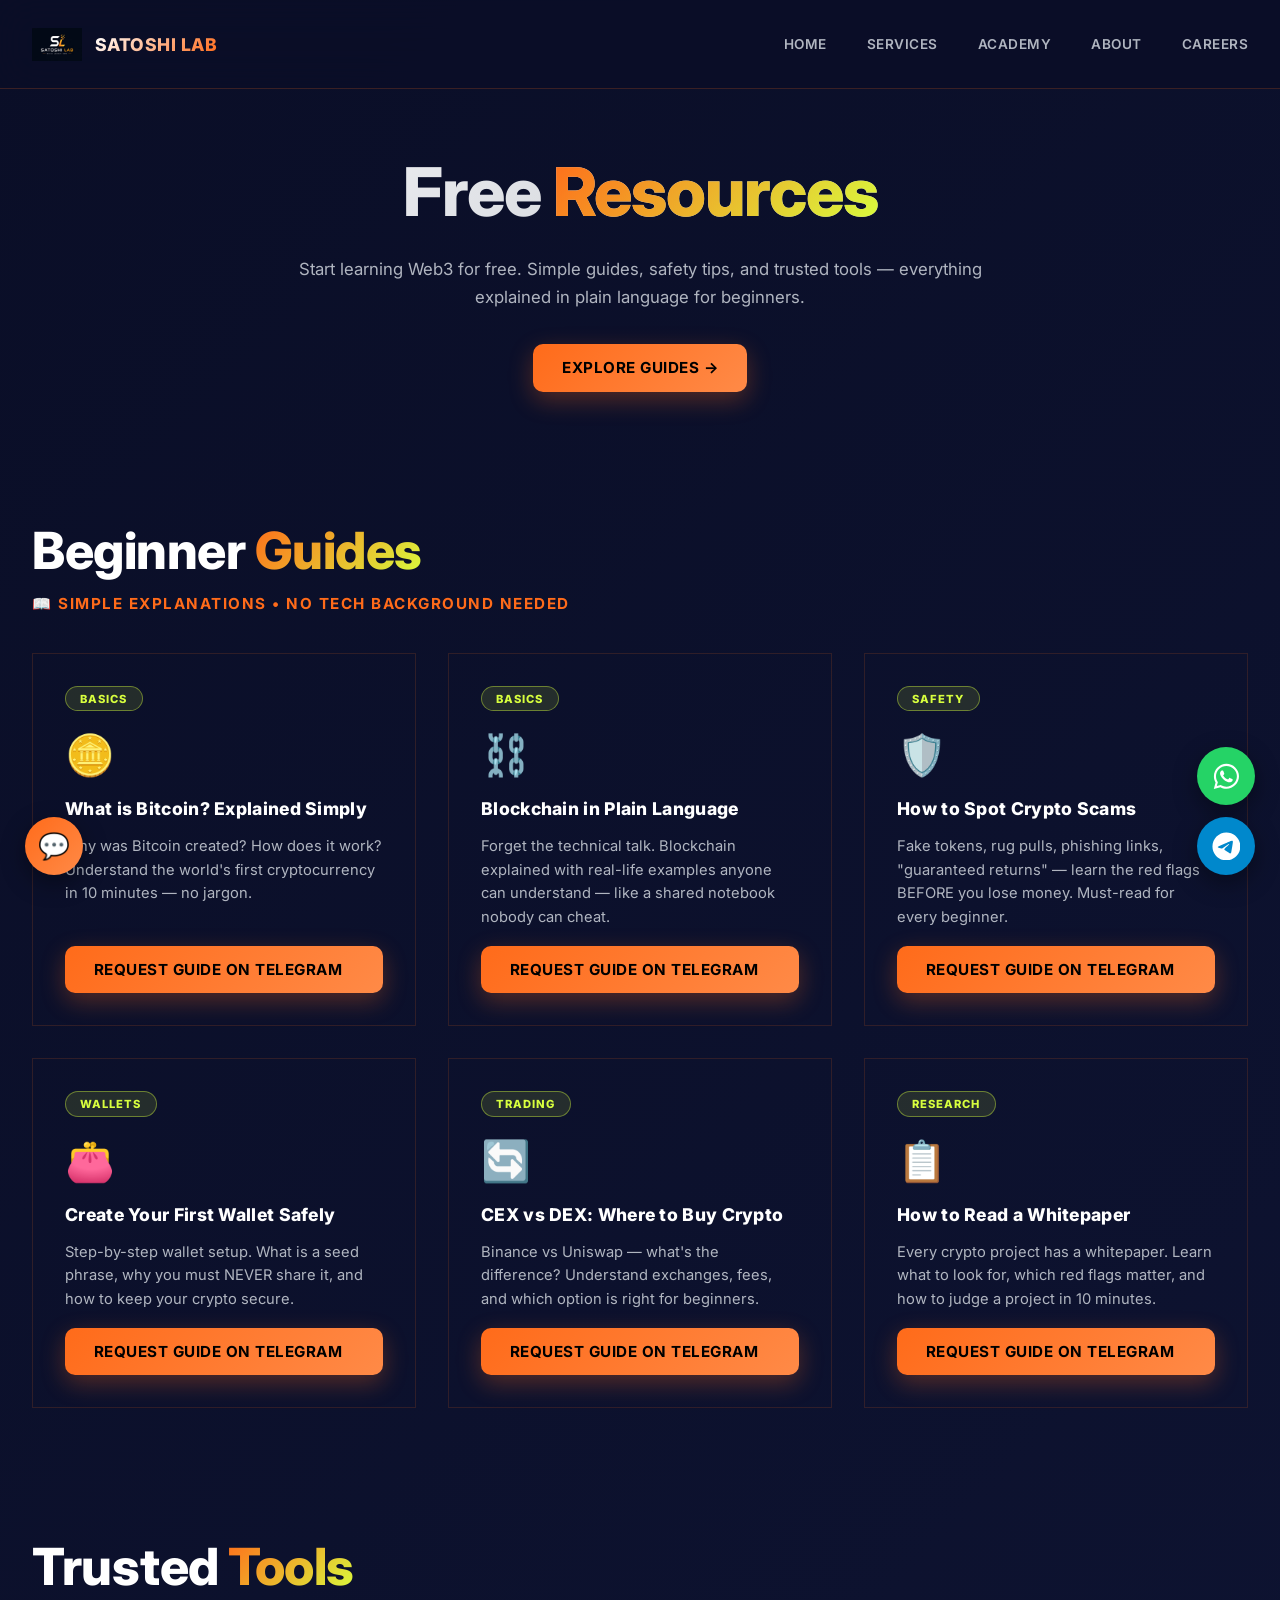
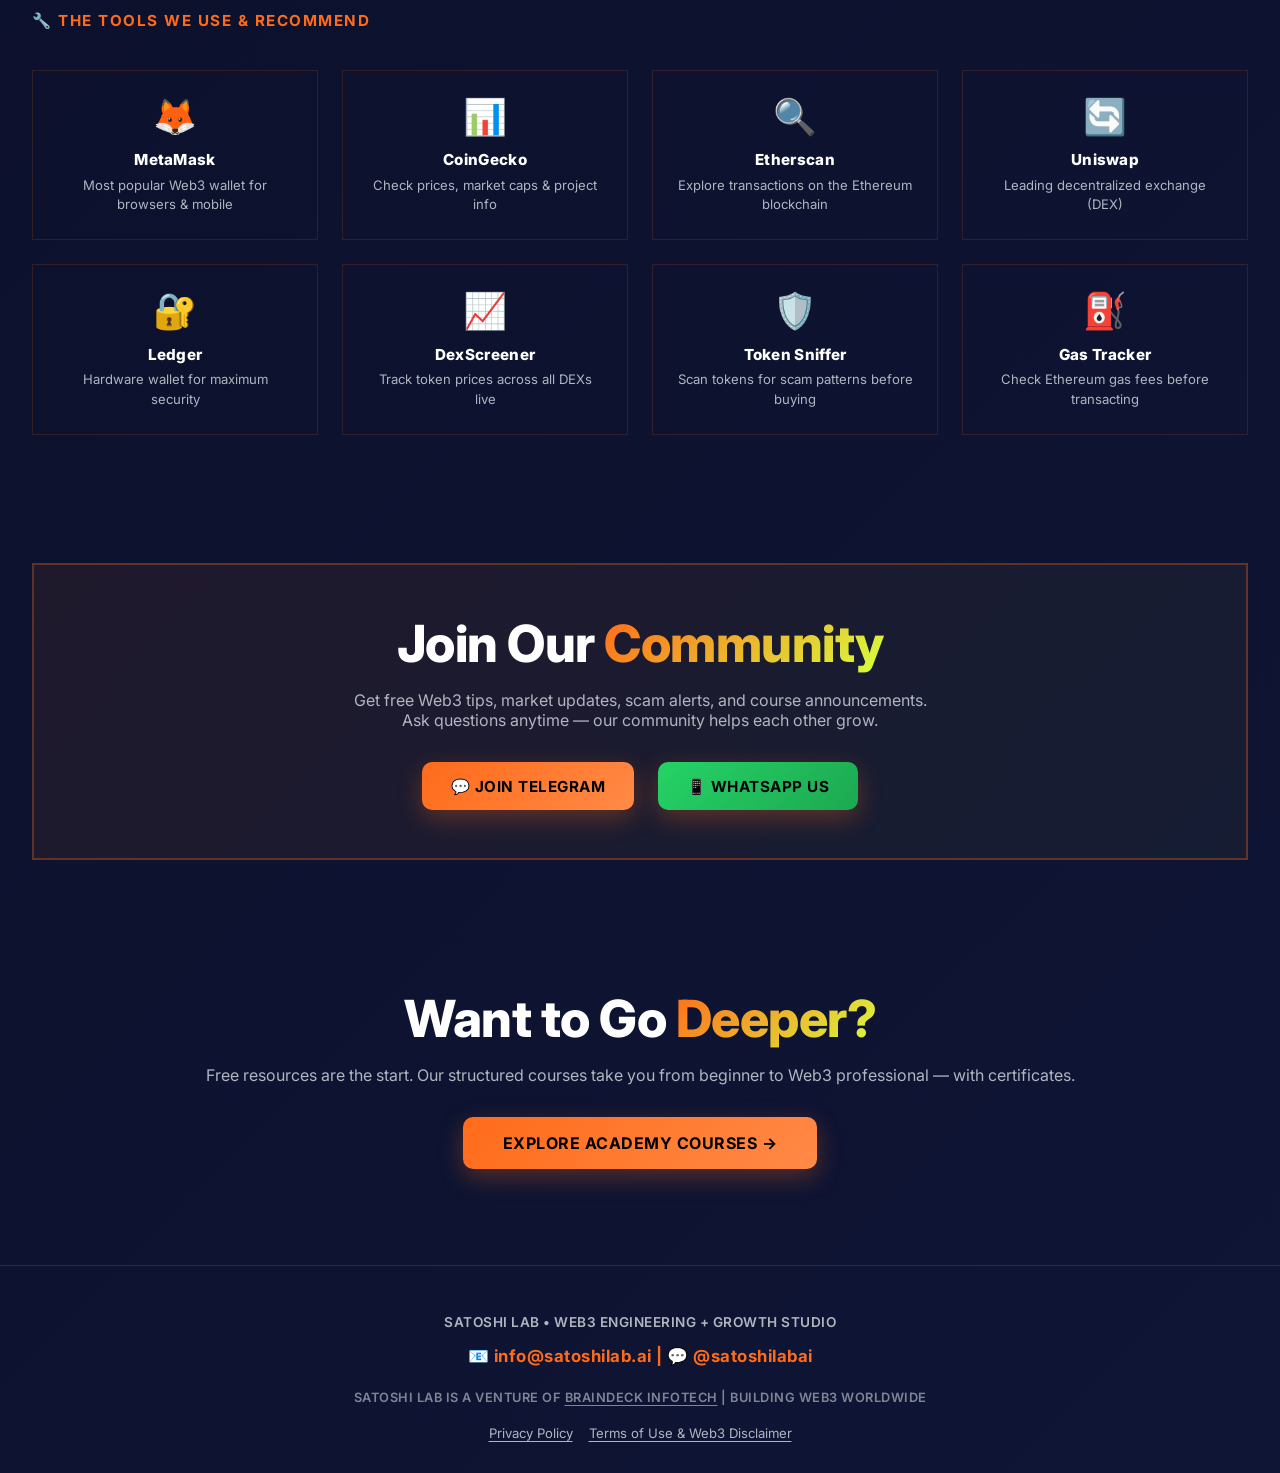
<file: aurora_resources.html>
<!DOCTYPE html>
<html lang="en">
<head>
<meta charset="UTF-8">
<meta name="viewport" content="width=device-width, initial-scale=1.0">
<title>Resources — Satoshi Lab | Learn Web3 Free</title>
<meta name="description" content="Free beginner guides to Bitcoin, blockchain, wallets and spotting crypto scams, plus trusted tools, from Satoshi Lab. Plain language, no tech background needed.">
<meta name="robots" content="index,follow">
<link rel="canonical" href="https://www.satoshilab.ai/aurora_resources.html">
<meta property="og:title" content="Satoshi Lab Resources">
<meta property="og:description" content="Free beginner guides to Bitcoin, blockchain, wallets and spotting crypto scams, plus trusted tools, from Satoshi Lab. Plain language, no tech background needed.">
<meta property="og:image" content="https://www.satoshilab.ai/satoshi-lab-og.png">
<meta property="og:url" content="https://www.satoshilab.ai/aurora_resources.html">
<meta property="og:type" content="website">
<meta name="twitter:card" content="summary_large_image">
<meta name="twitter:title" content="Satoshi Lab Resources">
<meta name="twitter:description" content="Free beginner guides to Bitcoin, blockchain, wallets and spotting crypto scams, plus trusted tools, from Satoshi Lab. Plain language, no tech background needed.">
<meta name="twitter:image" content="https://www.satoshilab.ai/satoshi-lab-og.png">
<link rel="stylesheet" href="site-polish.css">
<style>
:root {
  --dark-bg: #0a0e27;
  --dark-card: #141829;
  --orange: #FF6B1A;
  --orange-light: #FF8A47;
  --volt: #D8FF3E;
  --text-primary: #ffffff;
  --text-secondary: #b0b5c0;
}

* {
  box-sizing: border-box;
  margin: 0;
  padding: 0;
}

html { scroll-behavior: smooth; }

body {
  background: linear-gradient(135deg, var(--dark-bg) 0%, #0f1535 100%);
  color: var(--text-primary);
  font-family: 'Inter', sans-serif;
  overflow-x: hidden;
  -webkit-font-smoothing: antialiased;
}

a { color: inherit; text-decoration: none; }

.glass {
  background: rgba(20, 24, 41, 0.4);
  backdrop-filter: blur(20px);
  border: 1px solid rgba(255, 255, 255, 0.08);
  border-radius: 16px;
}

.btn {
  display: inline-flex;
  align-items: center;
  gap: 0.5rem;
  padding: 0.9rem 1.8rem;
  border-radius: 10px;
  font-weight: 700;
  font-size: 0.95rem;
  text-transform: uppercase;
  transition: all 0.3s ease;
  cursor: pointer;
  border: none;
  letter-spacing: 0.5px;
}

.btn-primary {
  background: linear-gradient(135deg, var(--orange) 0%, var(--orange-light) 100%);
  color: #000;
  box-shadow: 0 8px 24px rgba(255, 107, 26, 0.3);
}

.btn-primary:hover {
  transform: translateY(-2px);
  box-shadow: 0 12px 32px rgba(255, 107, 26, 0.4);
}

/* NAV */
nav {
  position: sticky;
  top: 0;
  z-index: 50;
  padding: 1.2rem 2rem;
  backdrop-filter: blur(20px);
  background: rgba(10, 14, 39, 0.9);
  border-bottom: 1px solid rgba(255, 107, 26, 0.2);
}

nav-content {
  display: flex;
  align-items: center;
  justify-content: space-between;
  max-width: 1400px;
  margin: 0 auto;
}

.logo {
  display: flex;
  align-items: center;
  gap: 0.8rem;
  font-weight: 800;
  font-size: 1.1rem;
  text-transform: uppercase;
  letter-spacing: 0.5px;
}

.logo-icon {
  width: 50px;
  height: 50px;
  background: url('satoshi-lab-logo.webp') center/contain no-repeat;
  display: flex;
  align-items: center;
  justify-content: center;
}

.logo-text {
  background: linear-gradient(135deg, #ffffff 0%, var(--orange) 100%);
  -webkit-background-clip: text;
  -webkit-text-fill-color: transparent;
  background-clip: text;
}

.navlinks {
  display: none;
  align-items: center;
  gap: 2.5rem;
  font-weight: 600;
  font-size: 0.85rem;
  text-transform: uppercase;
  letter-spacing: 0.5px;
}

.navlinks a {
  color: var(--text-secondary);
  transition: color 0.3s ease;
}

.navlinks a:hover {
  color: var(--orange);
}

@media (min-width: 768px) {
  .navlinks { display: flex; }
}

section {
  padding: 4rem 2rem;
  max-width: 1400px;
  margin: 0 auto;
}

h1 {
  font-size: clamp(2.5rem, 8vw, 4.2rem);
  font-weight: 800;
  line-height: 1.15;
  letter-spacing: -1px;
  margin-bottom: 1.5rem;
  background: linear-gradient(135deg, var(--text-primary) 0%, var(--text-secondary) 100%);
  -webkit-background-clip: text;
  -webkit-text-fill-color: transparent;
  background-clip: text;
}

h2 {
  font-size: clamp(2rem, 5vw, 3.2rem);
  font-weight: 800;
  line-height: 1.2;
  margin-bottom: 0.8rem;
  letter-spacing: -0.5px;
}

.accent-text {
  background: linear-gradient(135deg, var(--orange), var(--volt));
  -webkit-background-clip: text;
  -webkit-text-fill-color: transparent;
  background-clip: text;
}

.section-subtitle {
  font-size: 0.95rem;
  color: var(--orange);
  margin-bottom: 2.5rem;
  text-transform: uppercase;
  letter-spacing: 1.5px;
  font-weight: 700;
}

.hero-text {
  max-width: 700px;
  margin: 0 auto 2rem;
  font-size: 1.05rem;
  line-height: 1.7;
  color: var(--text-secondary);
}

.grid {
  display: grid;
  gap: 2rem;
  grid-template-columns: 1fr;
}

@media (min-width: 768px) {
  .grid { grid-template-columns: repeat(2, 1fr); }
}

@media (min-width: 1024px) {
  .grid { grid-template-columns: repeat(3, 1fr); }
}

.card {
  glass;
  padding: 2rem;
  display: flex;
  flex-direction: column;
  gap: 1rem;
  border: 1px solid rgba(255, 107, 26, 0.15);
  transition: all 0.3s ease;
}

.card:hover {
  background: rgba(20, 24, 41, 0.6);
  border-color: rgba(255, 107, 26, 0.3);
  transform: translateY(-3px);
}

.card-icon {
  font-size: 2.5rem;
  height: 55px;
  display: flex;
  align-items: center;
}

.card h3 {
  font-size: 1.1rem;
  font-weight: 800;
  letter-spacing: 0.3px;
}

.card p {
  font-size: 0.92rem;
  line-height: 1.6;
  color: var(--text-secondary);
  flex-grow: 1;
}

.card-tag {
  display: inline-block;
  padding: 0.3rem 0.9rem;
  border-radius: 999px;
  font-size: 0.7rem;
  font-weight: 800;
  text-transform: uppercase;
  letter-spacing: 1px;
  background: rgba(216, 255, 62, 0.12);
  color: var(--volt);
  border: 1px solid rgba(216, 255, 62, 0.4);
  width: fit-content;
}

/* TOOL CARDS */
.tool-card {
  glass;
  padding: 1.5rem;
  text-align: center;
  border: 1px solid rgba(255, 107, 26, 0.15);
  transition: all 0.3s ease;
}

.tool-card:hover {
  background: rgba(255, 107, 26, 0.08);
  border-color: rgba(255, 107, 26, 0.4);
  transform: translateY(-3px);
}

.tool-icon {
  font-size: 2.2rem;
  margin-bottom: 0.8rem;
}

.tool-card h4,
.tool-card h3 {
  font-size: 0.95rem;
  font-weight: 800;
  letter-spacing: 0.3px;
  margin-bottom: 0.4rem;
}

.tool-card p {
  font-size: 0.82rem;
  color: var(--text-secondary);
  line-height: 1.5;
}

.grid-4 {
  display: grid;
  gap: 1.5rem;
  grid-template-columns: repeat(2, 1fr);
}

@media (min-width: 768px) {
  .grid-4 { grid-template-columns: repeat(4, 1fr); }
}

/* COMMUNITY BANNER */
.community-banner {
  glass;
  padding: 3rem;
  text-align: center;
  border: 2px solid rgba(255, 107, 26, 0.3);
  background: linear-gradient(135deg, rgba(255, 107, 26, 0.08) 0%, rgba(216, 255, 62, 0.04) 100%);
}

/* FLOATING CONNECT BUTTONS */
.float-connect {
  position: fixed;
  bottom: 25px;
  right: 25px;
  z-index: 100;
  display: flex;
  flex-direction: column;
  gap: 12px;
}

.float-btn {
  width: 58px;
  height: 58px;
  border-radius: 50%;
  display: flex;
  align-items: center;
  justify-content: center;
  font-size: 1.8rem;
  color: #fff;
  box-shadow: 0 8px 24px rgba(0, 0, 0, 0.4);
  transition: all 0.3s ease;
}

.float-btn:hover {
  transform: scale(1.12);
}

.float-whatsapp {
  background: #25D366;
}

.float-telegram {
  background: #0088cc;
}

/* FOOTER */
footer {
  background: transparent;
  border-top: 1px solid rgba(255, 107, 26, 0.2);
  padding: 3rem 2rem 2rem;
  text-align: center;
  margin-top: 2rem;
}

footer p {
  font-size: 0.85rem;
  color: var(--text-secondary);
  margin-bottom: 0.8rem;
  text-transform: uppercase;
  letter-spacing: 0.5px;
  font-weight: 600;
}

.contact-info {
  font-size: 1.05rem;
  color: var(--orange);
  font-weight: 700;
  margin: 1rem 0;
  letter-spacing: 0.5px;
}

</style>
<link rel="preconnect" href="https://fonts.googleapis.com">
<link rel="preconnect" href="https://fonts.gstatic.com" crossorigin>
<link rel="preload" as="style" href="https://fonts.googleapis.com/css2?family=Inter:wght@400;500;600;700;800&display=swap" onload="this.onload=null;this.rel='stylesheet'">
<noscript><link rel="stylesheet" href="https://fonts.googleapis.com/css2?family=Inter:wght@400;500;600;700;800&display=swap"></noscript>
<script type="application/ld+json">{"@context":"https://schema.org","@type":"BreadcrumbList","itemListElement":[{"@type":"ListItem","position":1,"name":"Home","item":"https://www.satoshilab.ai/"},{"@type":"ListItem","position":2,"name":"Resources","item":"https://www.satoshilab.ai/aurora_resources.html"}]}</script>
<link rel="icon" href="/favicon.ico" sizes="48x48">
<link rel="icon" type="image/png" sizes="192x192" href="/icon-192.png">
<link rel="apple-touch-icon" href="/apple-touch-icon.png">
</head>
<body>

<nav>
  <nav-content>
    <a href="index.html" class="logo">
      <div class="logo-icon"></div>
      <span class="logo-text">Satoshi Lab</span>
    </a>
    <div class="navlinks">
      <a href="index.html">Home</a>
      <a href="aurora_services.html">Services</a>
      <a href="aurora_academy.html">Academy</a>
      <a href="aurora_about.html">About</a>
      <a href="aurora_hiring.html">Careers</a>
    </div>
  </nav-content>
</nav>
<main id="main">

<!-- HERO -->
<section style="text-align: center;">
  <h1>Free <span class="accent-text">Resources</span></h1>
  <p class="hero-text">
    Start learning Web3 for free. Simple guides, safety tips, and trusted tools — everything explained in plain language for beginners.
  </p>
  <a href="#guides" class="btn btn-primary">Explore Guides →</a>
</section>

<!-- BEGINNER GUIDES -->
<section id="guides">
  <h2>Beginner <span class="accent-text">Guides</span></h2>
  <p class="section-subtitle">📖 Simple Explanations • No Tech Background Needed</p>
  
  <div class="grid">
    <div class="card">
      <span class="card-tag">Basics</span>
      <div class="card-icon">🪙</div>
      <h3>What is Bitcoin? Explained Simply</h3>
      <p>Why was Bitcoin created? How does it work? Understand the world's first cryptocurrency in 10 minutes — no jargon.</p>
      <a href="https://t.me/satoshilabai" class="btn btn-primary" target="_blank">Request Guide on Telegram</a>
    </div>
    
    <div class="card">
      <span class="card-tag">Basics</span>
      <div class="card-icon">⛓️</div>
      <h3>Blockchain in Plain Language</h3>
      <p>Forget the technical talk. Blockchain explained with real-life examples anyone can understand — like a shared notebook nobody can cheat.</p>
      <a href="https://t.me/satoshilabai" class="btn btn-primary" target="_blank">Request Guide on Telegram</a>
    </div>
    
    <div class="card">
      <span class="card-tag">Safety</span>
      <div class="card-icon">🛡️</div>
      <h3>How to Spot Crypto Scams</h3>
      <p>Fake tokens, rug pulls, phishing links, "guaranteed returns" — learn the red flags BEFORE you lose money. Must-read for every beginner.</p>
      <a href="https://t.me/satoshilabai" class="btn btn-primary" target="_blank">Request Guide on Telegram</a>
    </div>
    
    <div class="card">
      <span class="card-tag">Wallets</span>
      <div class="card-icon">👛</div>
      <h3>Create Your First Wallet Safely</h3>
      <p>Step-by-step wallet setup. What is a seed phrase, why you must NEVER share it, and how to keep your crypto secure.</p>
      <a href="https://t.me/satoshilabai" class="btn btn-primary" target="_blank">Request Guide on Telegram</a>
    </div>
    
    <div class="card">
      <span class="card-tag">Trading</span>
      <div class="card-icon">🔄</div>
      <h3>CEX vs DEX: Where to Buy Crypto</h3>
      <p>Binance vs Uniswap — what's the difference? Understand exchanges, fees, and which option is right for beginners.</p>
      <a href="https://t.me/satoshilabai" class="btn btn-primary" target="_blank">Request Guide on Telegram</a>
    </div>
    
    <div class="card">
      <span class="card-tag">Research</span>
      <div class="card-icon">📋</div>
      <h3>How to Read a Whitepaper</h3>
      <p>Every crypto project has a whitepaper. Learn what to look for, which red flags matter, and how to judge a project in 10 minutes.</p>
      <a href="https://t.me/satoshilabai" class="btn btn-primary" target="_blank">Request Guide on Telegram</a>
    </div>
  </div>
</section>

<!-- TRUSTED TOOLS -->
<section>
  <h2>Trusted <span class="accent-text">Tools</span></h2>
  <p class="section-subtitle">🔧 The Tools We Use & Recommend</p>
  
  <div class="grid-4">
    <div class="tool-card">
      <div class="tool-icon">🦊</div>
      <h3>MetaMask</h3>
      <p>Most popular Web3 wallet for browsers & mobile</p>
    </div>
    
    <div class="tool-card">
      <div class="tool-icon">📊</div>
      <h3>CoinGecko</h3>
      <p>Check prices, market caps & project info</p>
    </div>
    
    <div class="tool-card">
      <div class="tool-icon">🔍</div>
      <h3>Etherscan</h3>
      <p>Explore transactions on the Ethereum blockchain</p>
    </div>
    
    <div class="tool-card">
      <div class="tool-icon">🔄</div>
      <h3>Uniswap</h3>
      <p>Leading decentralized exchange (DEX)</p>
    </div>
    
    <div class="tool-card">
      <div class="tool-icon">🔐</div>
      <h3>Ledger</h3>
      <p>Hardware wallet for maximum security</p>
    </div>
    
    <div class="tool-card">
      <div class="tool-icon">📈</div>
      <h3>DexScreener</h3>
      <p>Track token prices across all DEXs live</p>
    </div>
    
    <div class="tool-card">
      <div class="tool-icon">🛡️</div>
      <h3>Token Sniffer</h3>
      <p>Scan tokens for scam patterns before buying</p>
    </div>
    
    <div class="tool-card">
      <div class="tool-icon">⛽</div>
      <h3>Gas Tracker</h3>
      <p>Check Ethereum gas fees before transacting</p>
    </div>
  </div>
</section>

<!-- COMMUNITY -->
<section>
  <div class="community-banner">
    <h2 style="margin-bottom: 1rem;">Join Our <span class="accent-text">Community</span></h2>
    <p style="color: var(--text-secondary); font-size: 1rem; margin-bottom: 2rem; max-width: 600px; margin-left: auto; margin-right: auto;">
      Get free Web3 tips, market updates, scam alerts, and course announcements. Ask questions anytime — our community helps each other grow.
    </p>
    
    <div style="display: flex; gap: 1.5rem; flex-wrap: wrap; justify-content: center;">
      <a href="https://t.me/satoshilabai" class="btn btn-primary" target="_blank">💬 Join Telegram</a>
      <a href="https://wa.me/971585874793" class="btn btn-primary" target="_blank" style="background: linear-gradient(135deg, #25D366 0%, #1DA851 100%);">📱 WhatsApp Us</a>
    </div>
  </div>
</section>

<!-- READY TO LEARN MORE -->
<section style="text-align: center;">
  <h2 style="margin-bottom: 1rem;">Want to Go <span class="accent-text">Deeper?</span></h2>
  <p style="color: var(--text-secondary); font-size: 1rem; margin-bottom: 2rem;">
    Free resources are the start. Our structured courses take you from beginner to Web3 professional — with certificates.
  </p>
  
  <a href="aurora_academy.html" class="btn btn-primary" style="font-size: 1rem; padding: 1rem 2.5rem;">
    Explore Academy Courses →
  </a>
</section>

<!-- FLOATING CONNECT BUTTONS -->
<div class="float-connect">
  <a href="https://wa.me/971585874793" class="float-btn float-whatsapp" title="Chat on WhatsApp" target="_blank">
    <svg class="ico" viewBox="0 0 448 512" aria-hidden="true" focusable="false"><path d="M380.9 97.1C339 55.1 283.2 32 223.9 32c-122.4 0-222 99.6-222 222 0 39.1 10.2 77.3 29.6 111L0 480l117.7-30.9c32.4 17.7 68.9 27 106.1 27h.1c122.3 0 224.1-99.6 224.1-222 0-59.3-25.2-115-67.1-157zm-157 341.6c-33.2 0-65.7-8.9-94-25.7l-6.7-4-69.8 18.3L72 359.2l-4.4-7c-18.5-29.4-28.2-63.3-28.2-98.2 0-101.7 82.8-184.5 184.6-184.5 49.3 0 95.6 19.2 130.4 54.1 34.8 34.9 56.2 81.2 56.1 130.5 0 101.8-84.9 184.6-186.6 184.6zm101.2-138.2c-5.5-2.8-32.8-16.2-37.9-18-5.1-1.9-8.8-2.8-12.5 2.8-3.7 5.6-14.3 18-17.6 21.8-3.2 3.7-6.5 4.2-12 1.4-32.6-16.3-54-29.1-75.5-66-5.7-9.8 5.7-9.1 16.3-30.3 1.8-3.7.9-6.9-.5-9.7-1.4-2.8-12.5-30.1-17.1-41.2-4.5-10.8-9.1-9.3-12.5-9.5-3.2-.2-6.9-.2-10.6-.2-3.7 0-9.7 1.4-14.8 6.9-5.1 5.6-19.4 19-19.4 46.3 0 27.3 19.9 53.7 22.6 57.4 2.8 3.7 39.1 59.7 94.8 83.8 35.2 15.2 49 16.5 66.6 13.9 10.7-1.6 32.8-13.4 37.4-26.4 4.6-13 4.6-24.1 3.2-26.4-1.3-2.5-5-3.9-10.5-6.6z"/></svg>
  </a>
  <a href="https://t.me/satoshilabai" class="float-btn float-telegram" title="Chat on Telegram" target="_blank">
    <svg class="ico" viewBox="0 0 496 512" aria-hidden="true" focusable="false"><path d="M248,8C111.033,8,0,119.033,0,256S111.033,504,248,504,496,392.967,496,256,384.967,8,248,8ZM362.952,176.66c-3.732,39.215-19.881,134.378-28.1,178.3-3.476,18.584-10.322,24.816-16.948,25.425-14.4,1.326-25.338-9.517-39.287-18.661-21.827-14.308-34.158-23.215-55.346-37.177-24.485-16.135-8.612-25,5.342-39.5,3.652-3.793,67.107-61.51,68.335-66.746.153-.655.3-3.1-1.154-4.384s-3.59-.849-5.135-.5q-3.283.746-104.608,69.142-14.845,10.194-26.894,9.934c-8.855-.191-25.888-5.006-38.551-9.123-15.531-5.048-27.875-7.717-26.8-16.291q.84-6.7,18.45-13.7,108.446-47.248,144.628-62.3c68.872-28.647,83.183-33.623,92.511-33.789,2.052-.034,6.639.474,9.61,2.885a10.452,10.452,0,0,1,3.53,6.716A43.765,43.765,0,0,1,362.952,176.66Z"/></svg>
  </a>
</div>

</main>
<footer>
  <p>Satoshi Lab • Web3 Engineering + Growth Studio</p>
  <div class="contact-info">📧 info@satoshilab.ai  |  💬 @satoshilabai</div>
  <p style="font-size: 0.8rem; color: var(--text-secondary); margin-top: 1.5rem; opacity: 0.7;">Satoshi Lab is a venture of <a href="https://www.braindeck.in" target="_blank" rel="noopener" style="color:inherit;text-decoration:underline;text-underline-offset:3px">Braindeck Infotech</a> | Building Web3 Worldwide</p>
  <div class="legal-links"><a href="privacy.html">Privacy Policy</a><a href="terms.html">Terms of Use &amp; Web3 Disclaimer</a></div>
</footer>

<script src="site-polish.js"></script>
<script src="faq-widget.js"></script>

</body>
</html>
</file>
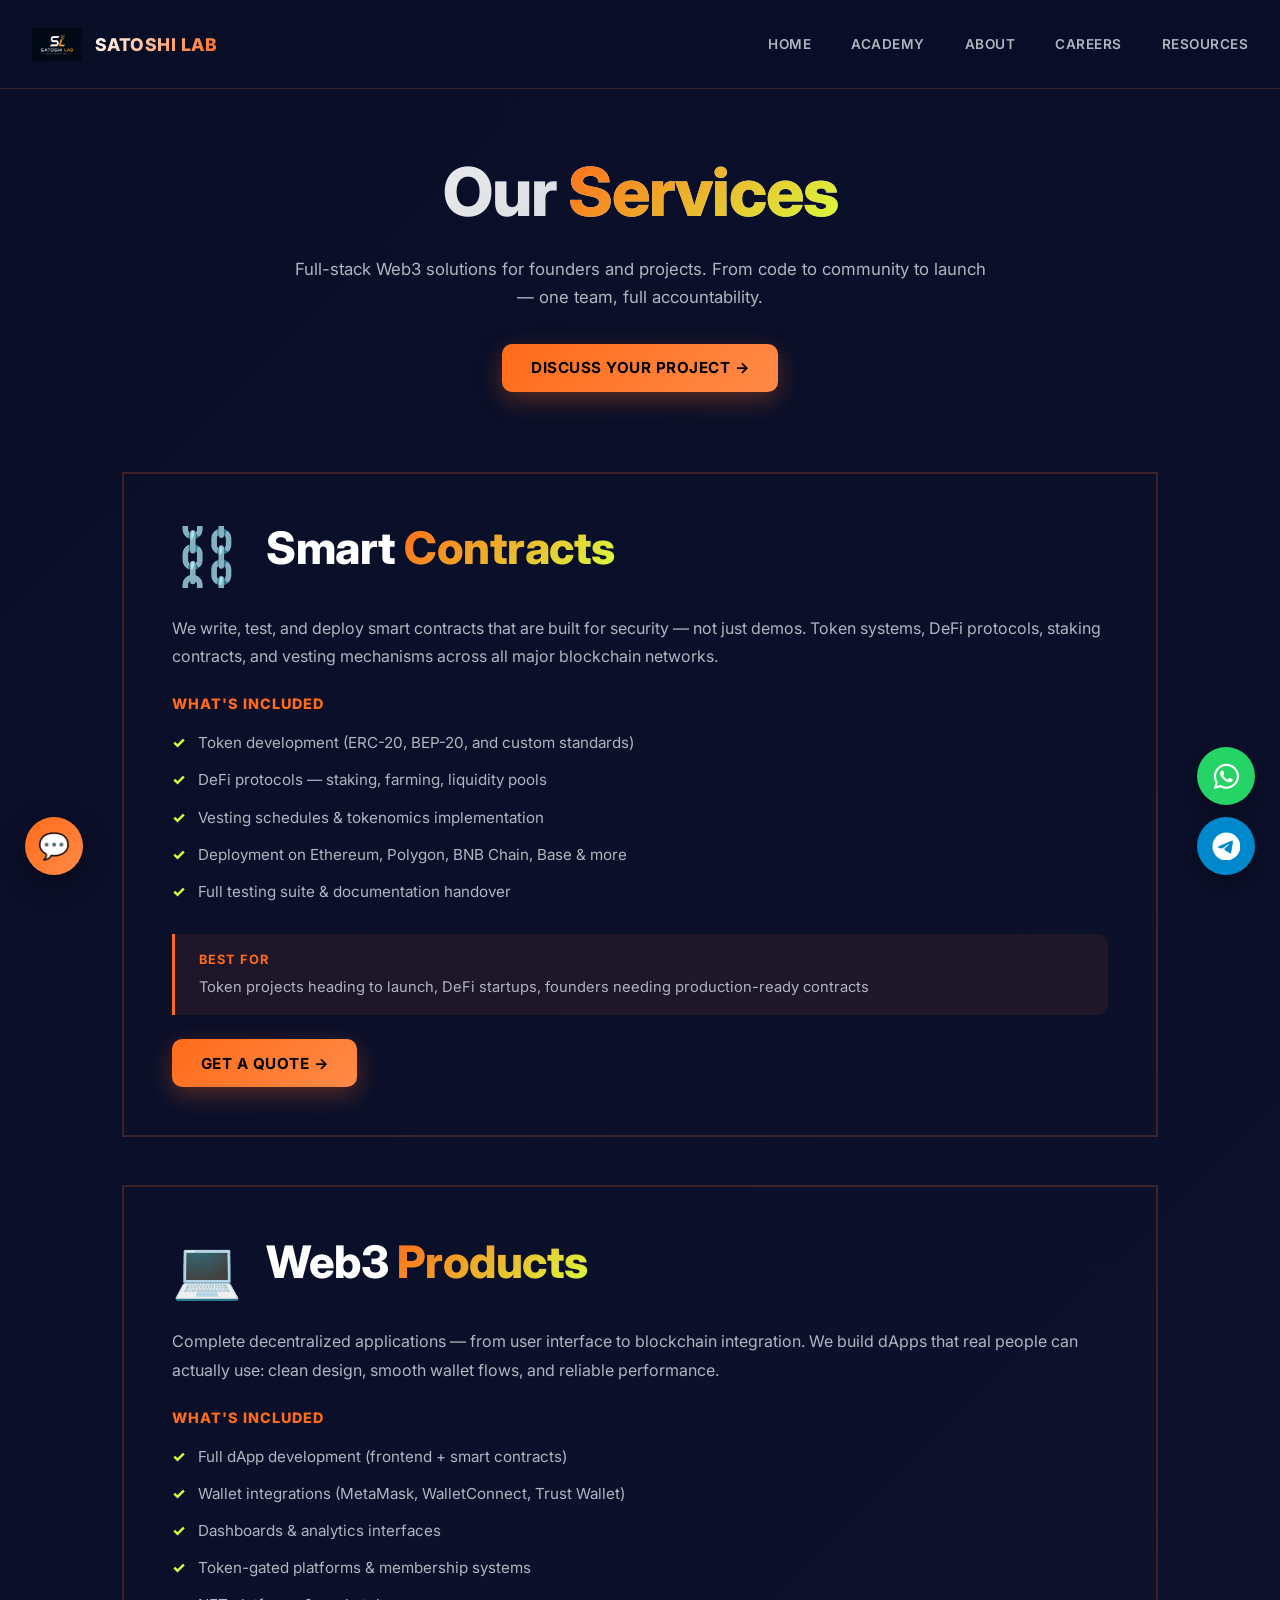
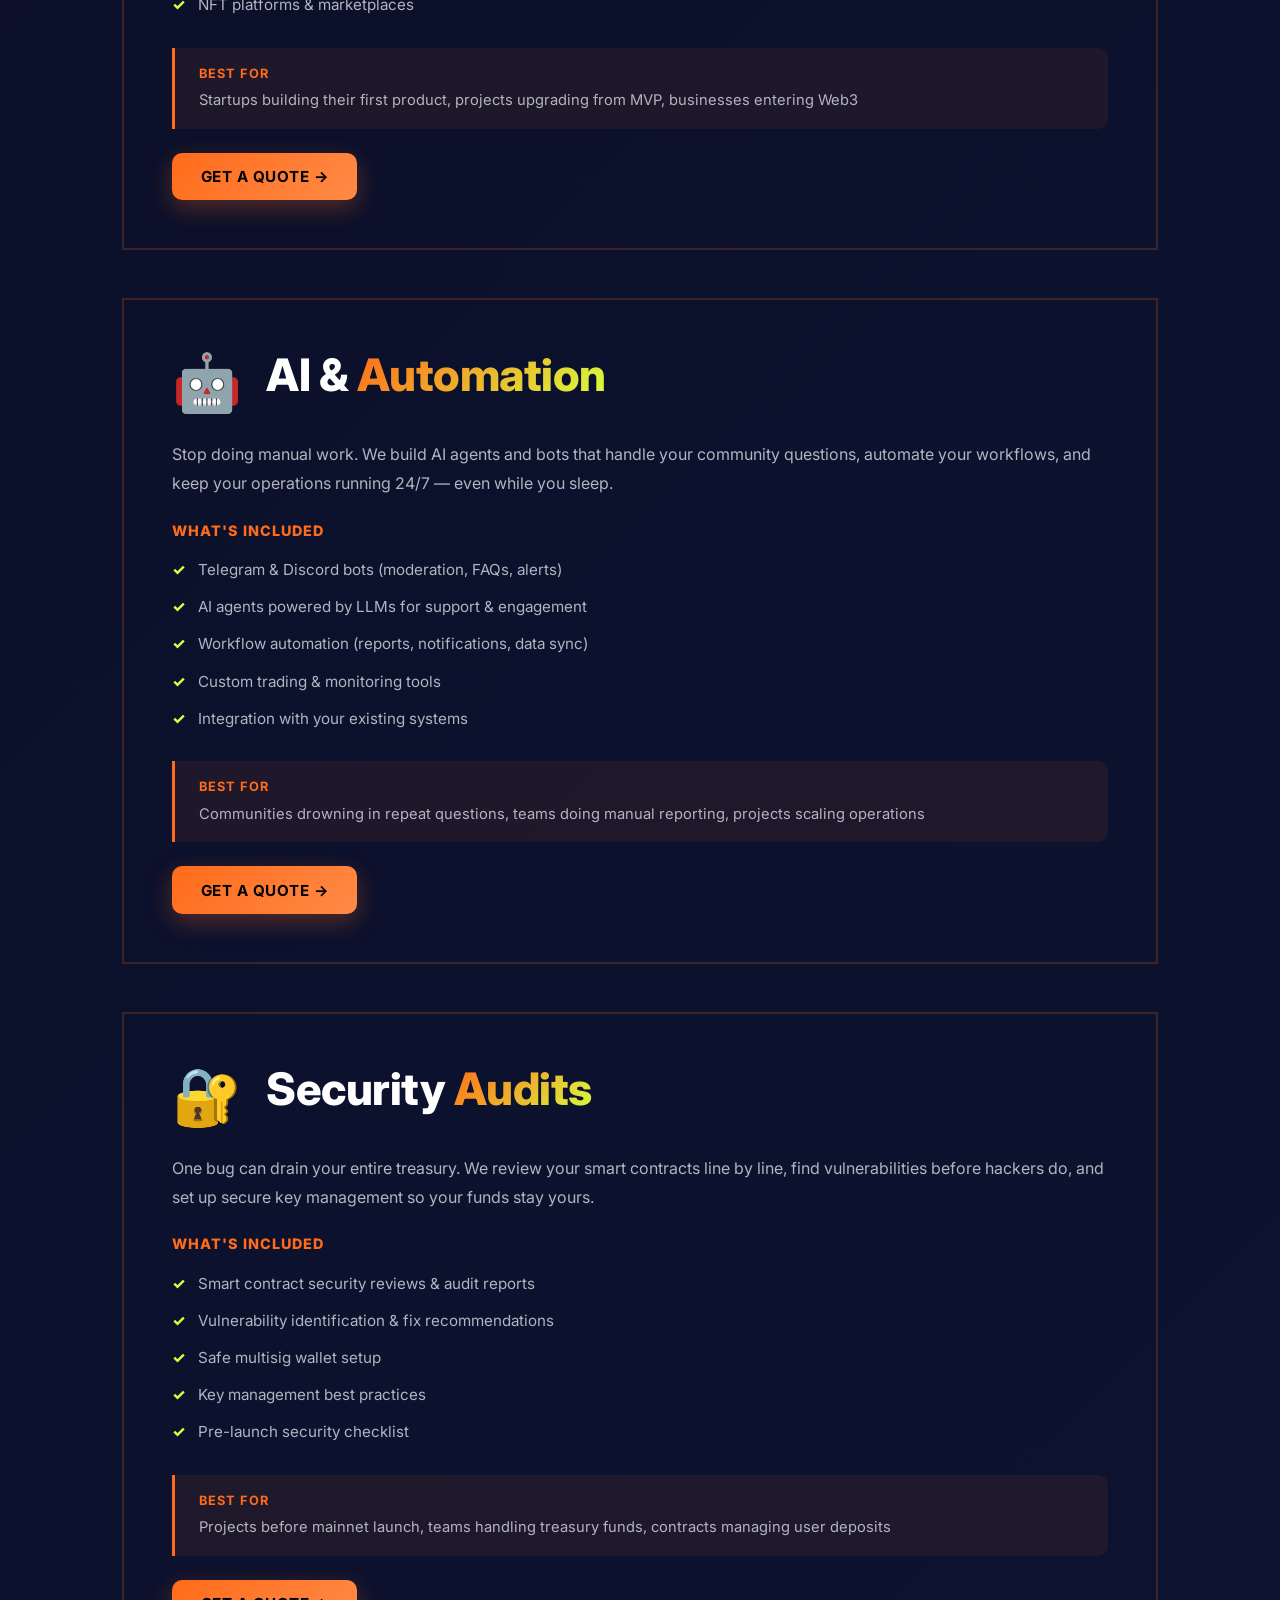
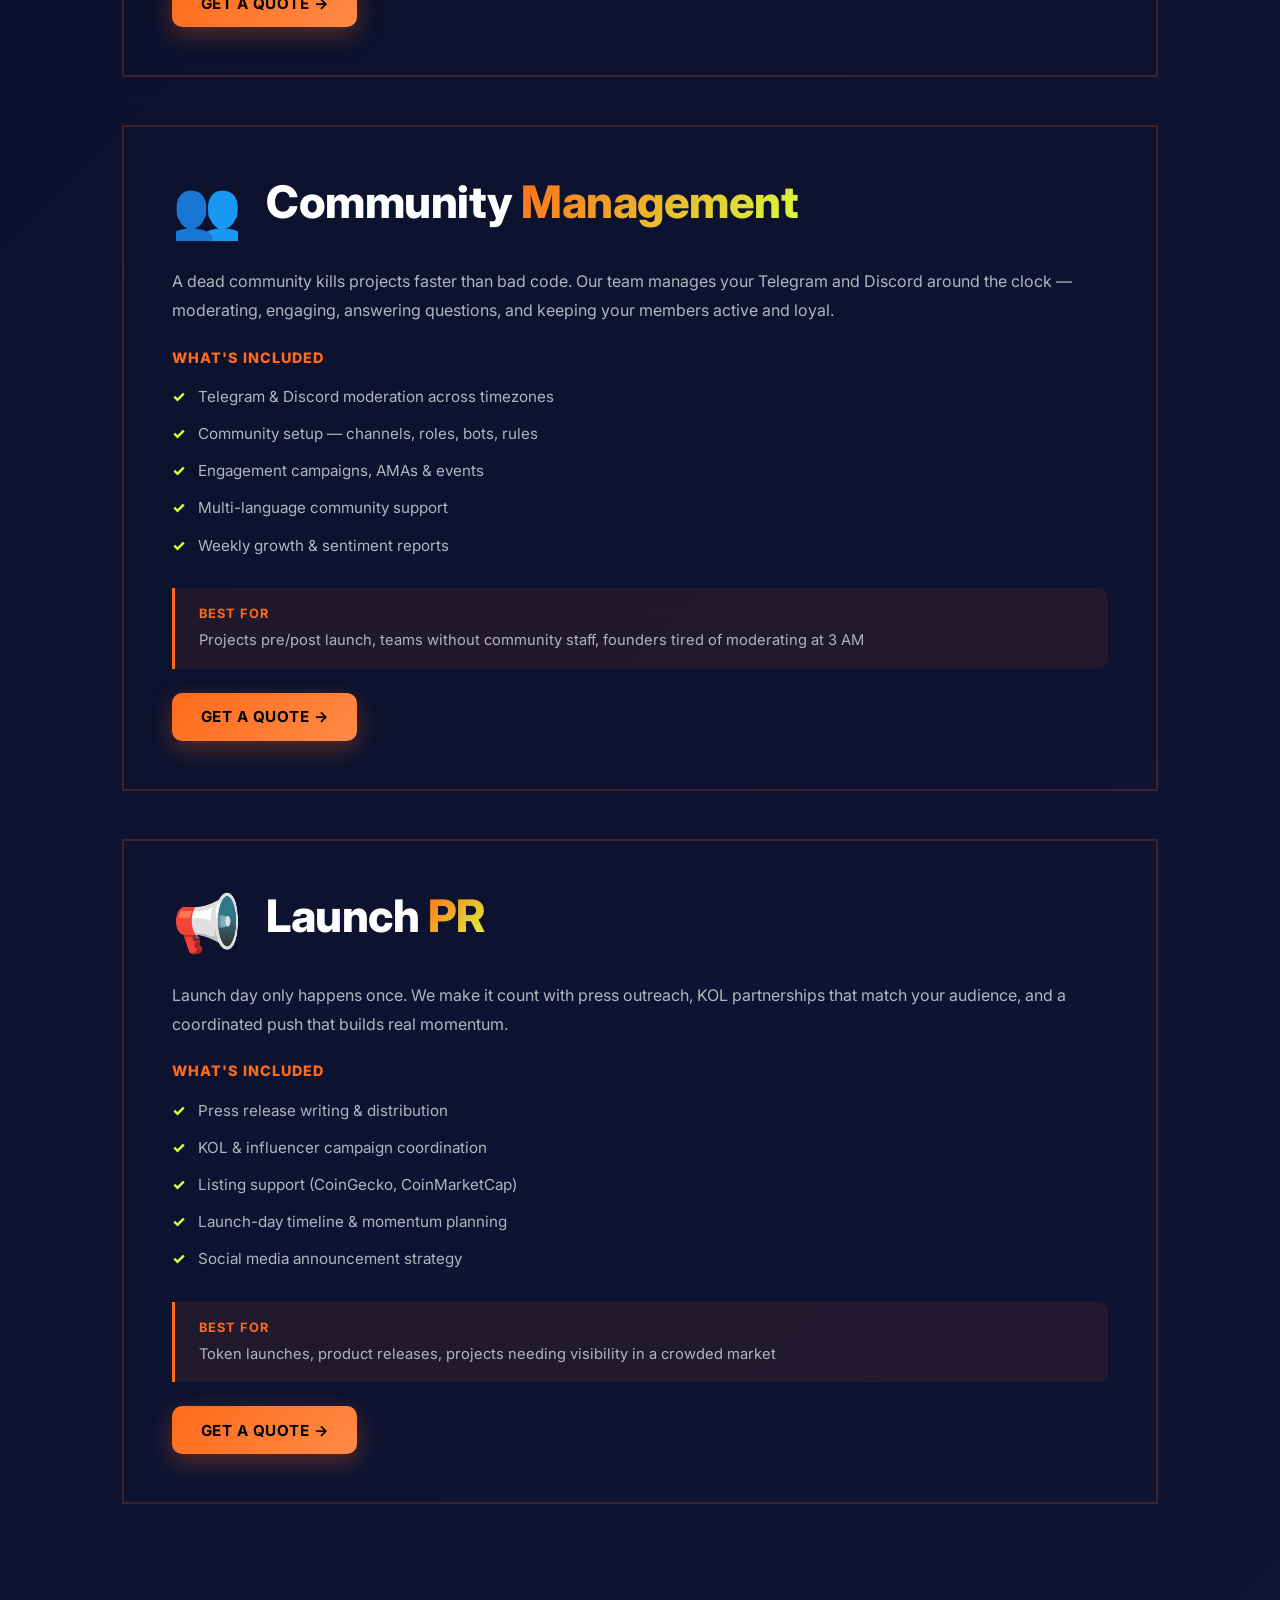
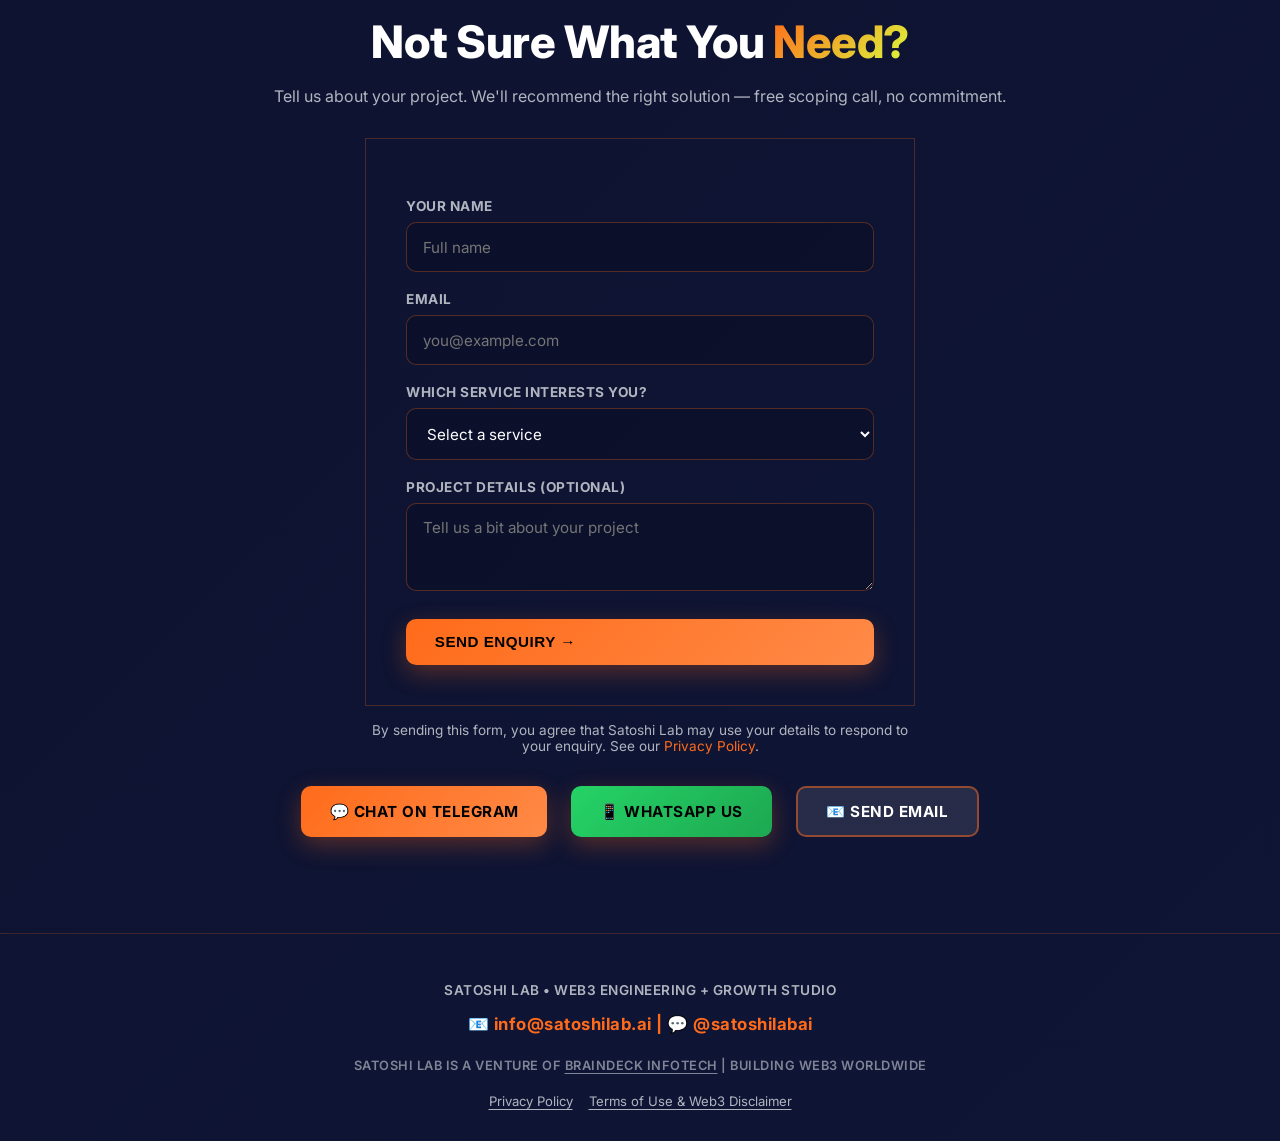
<file: aurora_services.html>
<!DOCTYPE html>
<html lang="en">
<head>
<meta charset="UTF-8">
<meta name="viewport" content="width=device-width, initial-scale=1.0">
<title>Services — Satoshi Lab | Web3 Engineering + Growth Studio</title>
<meta name="description" content="Smart contracts, Web3 products, community growth and launch support from Satoshi Lab, a Web3 engineering and growth studio. Request a quote for your project.">
<meta name="robots" content="index,follow">
<link rel="canonical" href="https://www.satoshilab.ai/aurora_services.html">
<meta property="og:title" content="Satoshi Lab Services">
<meta property="og:description" content="Smart contracts, Web3 products, community growth and launch support from Satoshi Lab, a Web3 engineering and growth studio. Request a quote for your project.">
<meta property="og:image" content="https://www.satoshilab.ai/satoshi-lab-og.png">
<meta property="og:url" content="https://www.satoshilab.ai/aurora_services.html">
<meta property="og:type" content="website">
<meta name="twitter:card" content="summary_large_image">
<meta name="twitter:title" content="Satoshi Lab Services">
<meta name="twitter:description" content="Smart contracts, Web3 products, community growth and launch support from Satoshi Lab, a Web3 engineering and growth studio. Request a quote for your project.">
<meta name="twitter:image" content="https://www.satoshilab.ai/satoshi-lab-og.png">
<link rel="stylesheet" href="site-polish.css">
<style>
:root {
  --dark-bg: #0a0e27;
  --dark-card: #141829;
  --orange: #FF6B1A;
  --orange-light: #FF8A47;
  --volt: #D8FF3E;
  --text-primary: #ffffff;
  --text-secondary: #b0b5c0;
}

* {
  box-sizing: border-box;
  margin: 0;
  padding: 0;
}

html { scroll-behavior: smooth; }

body {
  background: linear-gradient(135deg, var(--dark-bg) 0%, #0f1535 100%);
  color: var(--text-primary);
  font-family: 'Inter', sans-serif;
  overflow-x: hidden;
  -webkit-font-smoothing: antialiased;
}

a { color: inherit; text-decoration: none; }

.glass {
  background: rgba(20, 24, 41, 0.4);
  backdrop-filter: blur(20px);
  border: 1px solid rgba(255, 255, 255, 0.08);
  border-radius: 16px;
}

.btn {
  display: inline-flex;
  align-items: center;
  gap: 0.5rem;
  padding: 0.9rem 1.8rem;
  border-radius: 10px;
  font-weight: 700;
  font-size: 0.95rem;
  text-transform: uppercase;
  transition: all 0.3s ease;
  cursor: pointer;
  border: none;
  letter-spacing: 0.5px;
}

.btn-primary {
  background: linear-gradient(135deg, var(--orange) 0%, var(--orange-light) 100%);
  color: #000;
  box-shadow: 0 8px 24px rgba(255, 107, 26, 0.3);
}

.btn-primary:hover {
  transform: translateY(-2px);
  box-shadow: 0 12px 32px rgba(255, 107, 26, 0.4);
}

.btn-secondary {
  background: rgba(255, 255, 255, 0.1);
  border: 2px solid rgba(255, 107, 26, 0.5);
  color: var(--text-primary);
}

.btn-secondary:hover {
  background: rgba(255, 107, 26, 0.2);
  border-color: var(--orange);
}

/* ENQUIRY FORM */
.enquiry-form {
  glass;
  padding: 2.5rem;
  max-width: 550px;
  margin: 2rem auto 0;
  border: 1px solid rgba(255, 107, 26, 0.25);
  text-align: left;
}

.enquiry-form label {
  display: block;
  font-size: 0.85rem;
  font-weight: 700;
  text-transform: uppercase;
  letter-spacing: 0.5px;
  color: var(--text-secondary);
  margin-bottom: 0.5rem;
  margin-top: 1.2rem;
}

.enquiry-form label:first-child {
  margin-top: 0;
}

.enquiry-form input,
.enquiry-form select,
.enquiry-form textarea {
  width: 100%;
  padding: 0.9rem 1rem;
  background: rgba(10, 14, 39, 0.6);
  border: 1px solid rgba(255, 107, 26, 0.3);
  border-radius: 10px;
  color: var(--text-primary);
  font-family: 'Inter', sans-serif;
  font-size: 0.95rem;
  transition: border-color 0.3s ease;
}

.enquiry-form input:focus,
.enquiry-form select:focus,
.enquiry-form textarea:focus {
  outline: none;
  border-color: var(--orange);
}

.enquiry-form select option {
  background: var(--dark-bg);
  color: var(--text-primary);
}

.enquiry-form button {
  width: 100%;
  margin-top: 1.5rem;
}

/* NAV */
nav {
  position: sticky;
  top: 0;
  z-index: 50;
  padding: 1.2rem 2rem;
  backdrop-filter: blur(20px);
  background: rgba(10, 14, 39, 0.9);
  border-bottom: 1px solid rgba(255, 107, 26, 0.2);
}

nav-content {
  display: flex;
  align-items: center;
  justify-content: space-between;
  max-width: 1400px;
  margin: 0 auto;
}

.logo {
  display: flex;
  align-items: center;
  gap: 0.8rem;
  font-weight: 800;
  font-size: 1.1rem;
  text-transform: uppercase;
  letter-spacing: 0.5px;
}

.logo-icon {
  width: 50px;
  height: 50px;
  background: url('satoshi-lab-logo.webp') center/contain no-repeat;
  display: flex;
  align-items: center;
  justify-content: center;
}

.logo-text {
  background: linear-gradient(135deg, #ffffff 0%, var(--orange) 100%);
  -webkit-background-clip: text;
  -webkit-text-fill-color: transparent;
  background-clip: text;
}

.navlinks {
  display: none;
  align-items: center;
  gap: 2.5rem;
  font-weight: 600;
  font-size: 0.85rem;
  text-transform: uppercase;
  letter-spacing: 0.5px;
}

.navlinks a {
  color: var(--text-secondary);
  transition: color 0.3s ease;
}

.navlinks a:hover {
  color: var(--orange);
}

@media (min-width: 768px) {
  .navlinks { display: flex; }
}

section {
  padding: 4rem 2rem;
  max-width: 1100px;
  margin: 0 auto;
}

h1 {
  font-size: clamp(2.5rem, 8vw, 4.2rem);
  font-weight: 800;
  line-height: 1.15;
  letter-spacing: -1px;
  margin-bottom: 1.5rem;
  background: linear-gradient(135deg, var(--text-primary) 0%, var(--text-secondary) 100%);
  -webkit-background-clip: text;
  -webkit-text-fill-color: transparent;
  background-clip: text;
}

h2 {
  font-size: clamp(1.8rem, 4vw, 2.8rem);
  font-weight: 800;
  line-height: 1.2;
  margin-bottom: 0.8rem;
  letter-spacing: -0.5px;
}

.accent-text {
  background: linear-gradient(135deg, var(--orange), var(--volt));
  -webkit-background-clip: text;
  -webkit-text-fill-color: transparent;
  background-clip: text;
}

.hero-text {
  max-width: 700px;
  margin: 0 auto 2rem;
  font-size: 1.05rem;
  line-height: 1.7;
  color: var(--text-secondary);
}

/* SERVICE DETAIL BLOCKS */
.service-block {
  glass;
  padding: 3rem;
  border: 2px solid rgba(255, 107, 26, 0.2);
  margin-bottom: 3rem;
  scroll-margin-top: 110px;
}

.service-block:hover {
  border-color: rgba(255, 107, 26, 0.4);
}

.service-header {
  display: flex;
  align-items: center;
  gap: 1.5rem;
  margin-bottom: 1.5rem;
}

.service-icon {
  font-size: 3.5rem;
}

.service-block p.desc {
  font-size: 1rem;
  line-height: 1.8;
  color: var(--text-secondary);
  margin-bottom: 1.5rem;
}

.include-title {
  font-size: 0.9rem;
  font-weight: 800;
  text-transform: uppercase;
  letter-spacing: 1px;
  color: var(--orange);
  margin: 1.5rem 0 0.8rem;
}

.service-block ul {
  list-style: none;
  margin-bottom: 1.5rem;
}

.service-block ul li {
  font-size: 0.95rem;
  color: var(--text-secondary);
  padding: 0.4rem 0;
  padding-left: 1.6rem;
  position: relative;
  line-height: 1.6;
}

.service-block ul li:before {
  content: "✓";
  position: absolute;
  left: 0;
  color: var(--volt);
  font-weight: 800;
}

.good-for {
  background: rgba(255, 107, 26, 0.08);
  border-left: 3px solid var(--orange);
  padding: 1rem 1.5rem;
  border-radius: 0 10px 10px 0;
  margin-bottom: 1.5rem;
}

.good-for p {
  font-size: 0.92rem;
  color: var(--text-secondary);
  line-height: 1.6;
}

.good-for strong {
  color: var(--orange);
  text-transform: uppercase;
  font-size: 0.8rem;
  letter-spacing: 1px;
  display: block;
  margin-bottom: 0.3rem;
}

/* FLOATING CONNECT BUTTONS */
.float-connect {
  position: fixed;
  bottom: 25px;
  right: 25px;
  z-index: 100;
  display: flex;
  flex-direction: column;
  gap: 12px;
}

.float-btn {
  width: 58px;
  height: 58px;
  border-radius: 50%;
  display: flex;
  align-items: center;
  justify-content: center;
  font-size: 1.8rem;
  color: #fff;
  box-shadow: 0 8px 24px rgba(0, 0, 0, 0.4);
  transition: all 0.3s ease;
}

.float-btn:hover {
  transform: scale(1.12);
}

.float-whatsapp {
  background: #25D366;
}

.float-telegram {
  background: #0088cc;
}

/* FOOTER */
footer {
  background: transparent;
  border-top: 1px solid rgba(255, 107, 26, 0.2);
  padding: 3rem 2rem 2rem;
  text-align: center;
  margin-top: 2rem;
}

footer p {
  font-size: 0.85rem;
  color: var(--text-secondary);
  margin-bottom: 0.8rem;
  text-transform: uppercase;
  letter-spacing: 0.5px;
  font-weight: 600;
}

.contact-info {
  font-size: 1.05rem;
  color: var(--orange);
  font-weight: 700;
  margin: 1rem 0;
  letter-spacing: 0.5px;
}

</style>
<link rel="preconnect" href="https://fonts.googleapis.com">
<link rel="preconnect" href="https://fonts.gstatic.com" crossorigin>
<link rel="preload" as="style" href="https://fonts.googleapis.com/css2?family=Inter:wght@400;500;600;700;800&display=swap" onload="this.onload=null;this.rel='stylesheet'">
<noscript><link rel="stylesheet" href="https://fonts.googleapis.com/css2?family=Inter:wght@400;500;600;700;800&display=swap"></noscript>
<script type="application/ld+json">{"@context":"https://schema.org","@type":"BreadcrumbList","itemListElement":[{"@type":"ListItem","position":1,"name":"Home","item":"https://www.satoshilab.ai/"},{"@type":"ListItem","position":2,"name":"Services","item":"https://www.satoshilab.ai/aurora_services.html"}]}</script>
<link rel="icon" href="/favicon.ico" sizes="48x48">
<link rel="icon" type="image/png" sizes="192x192" href="/icon-192.png">
<link rel="apple-touch-icon" href="/apple-touch-icon.png">
</head>
<body>

<nav>
  <nav-content>
    <a href="index.html" class="logo">
      <div class="logo-icon"></div>
      <span class="logo-text">Satoshi Lab</span>
    </a>
    <div class="navlinks">
      <a href="index.html">Home</a>
      <a href="aurora_academy.html">Academy</a>
      <a href="aurora_about.html">About</a>
      <a href="aurora_hiring.html">Careers</a>
      <a href="aurora_resources.html">Resources</a>
    </div>
  </nav-content>
</nav>
<main id="main">

<!-- HERO -->
<section style="text-align: center;">
  <h1>Our <span class="accent-text">Services</span></h1>
  <p class="hero-text">
    Full-stack Web3 solutions for founders and projects. From code to community to launch — one team, full accountability.
  </p>
  <a href="https://t.me/satoshilabai" class="btn btn-primary" target="_blank">Discuss Your Project →</a>
</section>

<!-- SERVICE 1: SMART CONTRACTS -->
<section style="padding-top: 1rem; padding-bottom: 0;">
  <div class="service-block" id="smart-contracts">
    <div class="service-header">
      <div class="service-icon">⛓️</div>
      <h2>Smart <span class="accent-text">Contracts</span></h2>
    </div>
    <p class="desc">
      We write, test, and deploy smart contracts that are built for security — not just demos. Token systems, DeFi protocols, staking contracts, and vesting mechanisms across all major blockchain networks.
    </p>
    
    <div class="include-title">What's Included</div>
    <ul>
      <li>Token development (ERC-20, BEP-20, and custom standards)</li>
      <li>DeFi protocols — staking, farming, liquidity pools</li>
      <li>Vesting schedules & tokenomics implementation</li>
      <li>Deployment on Ethereum, Polygon, BNB Chain, Base & more</li>
      <li>Full testing suite & documentation handover</li>
    </ul>
    
    <div class="good-for">
      <p><strong>Best For</strong>Token projects heading to launch, DeFi startups, founders needing production-ready contracts</p>
    </div>
    
    <a href="https://t.me/satoshilabai" class="btn btn-primary" target="_blank">Get a Quote →</a>
  </div>

  <!-- SERVICE 2: WEB3 PRODUCTS -->
  <div class="service-block" id="web3-apps">
    <div class="service-header">
      <div class="service-icon">💻</div>
      <h2>Web3 <span class="accent-text">Products</span></h2>
    </div>
    <p class="desc">
      Complete decentralized applications — from user interface to blockchain integration. We build dApps that real people can actually use: clean design, smooth wallet flows, and reliable performance.
    </p>
    
    <div class="include-title">What's Included</div>
    <ul>
      <li>Full dApp development (frontend + smart contracts)</li>
      <li>Wallet integrations (MetaMask, WalletConnect, Trust Wallet)</li>
      <li>Dashboards & analytics interfaces</li>
      <li>Token-gated platforms & membership systems</li>
      <li>NFT platforms & marketplaces</li>
    </ul>
    
    <div class="good-for">
      <p><strong>Best For</strong>Startups building their first product, projects upgrading from MVP, businesses entering Web3</p>
    </div>
    
    <a href="https://t.me/satoshilabai" class="btn btn-primary" target="_blank">Get a Quote →</a>
  </div>

  <!-- SERVICE 3: AI & AUTOMATION -->
  <div class="service-block" id="ai-automation">
    <div class="service-header">
      <div class="service-icon">🤖</div>
      <h2>AI & <span class="accent-text">Automation</span></h2>
    </div>
    <p class="desc">
      Stop doing manual work. We build AI agents and bots that handle your community questions, automate your workflows, and keep your operations running 24/7 — even while you sleep.
    </p>
    
    <div class="include-title">What's Included</div>
    <ul>
      <li>Telegram & Discord bots (moderation, FAQs, alerts)</li>
      <li>AI agents powered by LLMs for support & engagement</li>
      <li>Workflow automation (reports, notifications, data sync)</li>
      <li>Custom trading & monitoring tools</li>
      <li>Integration with your existing systems</li>
    </ul>
    
    <div class="good-for">
      <p><strong>Best For</strong>Communities drowning in repeat questions, teams doing manual reporting, projects scaling operations</p>
    </div>
    
    <a href="https://t.me/satoshilabai" class="btn btn-primary" target="_blank">Get a Quote →</a>
  </div>

  <!-- SERVICE 4: SECURITY AUDITS -->
  <div class="service-block" id="security-audits">
    <div class="service-header">
      <div class="service-icon">🔐</div>
      <h2>Security <span class="accent-text">Audits</span></h2>
    </div>
    <p class="desc">
      One bug can drain your entire treasury. We review your smart contracts line by line, find vulnerabilities before hackers do, and set up secure key management so your funds stay yours.
    </p>
    
    <div class="include-title">What's Included</div>
    <ul>
      <li>Smart contract security reviews & audit reports</li>
      <li>Vulnerability identification & fix recommendations</li>
      <li>Safe multisig wallet setup</li>
      <li>Key management best practices</li>
      <li>Pre-launch security checklist</li>
    </ul>
    
    <div class="good-for">
      <p><strong>Best For</strong>Projects before mainnet launch, teams handling treasury funds, contracts managing user deposits</p>
    </div>
    
    <a href="https://t.me/satoshilabai" class="btn btn-primary" target="_blank">Get a Quote →</a>
  </div>

  <!-- SERVICE 5: COMMUNITY MANAGEMENT -->
  <div class="service-block" id="community">
    <div class="service-header">
      <div class="service-icon">👥</div>
      <h2>Community <span class="accent-text">Management</span></h2>
    </div>
    <p class="desc">
      A dead community kills projects faster than bad code. Our team manages your Telegram and Discord around the clock — moderating, engaging, answering questions, and keeping your members active and loyal.
    </p>
    
    <div class="include-title">What's Included</div>
    <ul>
      <li>Telegram & Discord moderation across timezones</li>
      <li>Community setup — channels, roles, bots, rules</li>
      <li>Engagement campaigns, AMAs & events</li>
      <li>Multi-language community support</li>
      <li>Weekly growth & sentiment reports</li>
    </ul>
    
    <div class="good-for">
      <p><strong>Best For</strong>Projects pre/post launch, teams without community staff, founders tired of moderating at 3 AM</p>
    </div>
    
    <a href="https://t.me/satoshilabai" class="btn btn-primary" target="_blank">Get a Quote →</a>
  </div>

  <!-- SERVICE 6: LAUNCH PR -->
  <div class="service-block" id="launch-pr">
    <div class="service-header">
      <div class="service-icon">📢</div>
      <h2>Launch <span class="accent-text">PR</span></h2>
    </div>
    <p class="desc">
      Launch day only happens once. We make it count with press outreach, KOL partnerships that match your audience, and a coordinated push that builds real momentum.
    </p>
    
    <div class="include-title">What's Included</div>
    <ul>
      <li>Press release writing & distribution</li>
      <li>KOL & influencer campaign coordination</li>
      <li>Listing support (CoinGecko, CoinMarketCap)</li>
      <li>Launch-day timeline & momentum planning</li>
      <li>Social media announcement strategy</li>
    </ul>
    
    <div class="good-for">
      <p><strong>Best For</strong>Token launches, product releases, projects needing visibility in a crowded market</p>
    </div>
    
    <a href="https://t.me/satoshilabai" class="btn btn-primary" target="_blank">Get a Quote →</a>
  </div>
</section>

<!-- CTA -->
<section style="text-align: center;">
  <h2 style="margin-bottom: 1rem;">Not Sure What You <span class="accent-text">Need?</span></h2>
  <p style="color: var(--text-secondary); font-size: 1rem; margin-bottom: 2rem;">
    Tell us about your project. We'll recommend the right solution — free scoping call, no commitment.
  </p>

  <form class="enquiry-form" action="https://formspree.io/f/mwvgogbv" method="POST">
    <input type="hidden" name="_source" value="Services page enquiry">
    <input type="text" name="_gotcha" style="display:none" tabindex="-1" autocomplete="off" aria-hidden="true">
    <input type="hidden" name="_subject" value="New Services enquiry — Satoshi Lab">
    <label for="svc-name">Your Name</label>
    <input type="text" id="svc-name" name="name" placeholder="Full name" required>

    <label for="svc-email">Email</label>
    <input type="email" id="svc-email" name="email" placeholder="you@example.com" required>

    <label for="svc-service">Which Service Interests You?</label>
    <select id="svc-service" name="service" required>
      <option value="" disabled selected>Select a service</option>
      <option value="smart-contracts">Smart Contracts</option>
      <option value="web3-products">Web3 Products</option>
      <option value="ai-automation">AI & Automation</option>
      <option value="security-audits">Security Audits</option>
      <option value="community">Community Management</option>
      <option value="launch-pr">Launch PR</option>
      <option value="not-sure">Not Sure — Help Me Choose</option>
    </select>

    <label for="svc-message">Project Details (optional)</label>
    <textarea id="svc-message" name="message" rows="3" placeholder="Tell us a bit about your project"></textarea>

    <button type="submit" class="btn btn-primary">Send Enquiry →</button>
  </form>
  <p style="color: var(--text-secondary); font-size: 0.85rem; margin: 1rem auto 2rem; max-width: 550px;">By sending this form, you agree that Satoshi Lab may use your details to respond to your enquiry. See our <a href="privacy.html" style="color: var(--orange);">Privacy Policy</a>.</p>

  <div style="display: flex; gap: 1.5rem; flex-wrap: wrap; justify-content: center;">
    <a href="https://t.me/satoshilabai" class="btn btn-primary" target="_blank">💬 Chat on Telegram</a>
    <a href="https://wa.me/971585874793" class="btn btn-primary" target="_blank" style="background: linear-gradient(135deg, #25D366 0%, #1DA851 100%);">📱 WhatsApp Us</a>
    <a href="mailto:info@satoshilab.ai" class="btn btn-secondary">📧 Send Email</a>
  </div>
</section>

<!-- FLOATING CONNECT BUTTONS -->
<div class="float-connect">
  <a href="https://wa.me/971585874793" class="float-btn float-whatsapp" title="Chat on WhatsApp" target="_blank">
    <svg class="ico" viewBox="0 0 448 512" aria-hidden="true" focusable="false"><path d="M380.9 97.1C339 55.1 283.2 32 223.9 32c-122.4 0-222 99.6-222 222 0 39.1 10.2 77.3 29.6 111L0 480l117.7-30.9c32.4 17.7 68.9 27 106.1 27h.1c122.3 0 224.1-99.6 224.1-222 0-59.3-25.2-115-67.1-157zm-157 341.6c-33.2 0-65.7-8.9-94-25.7l-6.7-4-69.8 18.3L72 359.2l-4.4-7c-18.5-29.4-28.2-63.3-28.2-98.2 0-101.7 82.8-184.5 184.6-184.5 49.3 0 95.6 19.2 130.4 54.1 34.8 34.9 56.2 81.2 56.1 130.5 0 101.8-84.9 184.6-186.6 184.6zm101.2-138.2c-5.5-2.8-32.8-16.2-37.9-18-5.1-1.9-8.8-2.8-12.5 2.8-3.7 5.6-14.3 18-17.6 21.8-3.2 3.7-6.5 4.2-12 1.4-32.6-16.3-54-29.1-75.5-66-5.7-9.8 5.7-9.1 16.3-30.3 1.8-3.7.9-6.9-.5-9.7-1.4-2.8-12.5-30.1-17.1-41.2-4.5-10.8-9.1-9.3-12.5-9.5-3.2-.2-6.9-.2-10.6-.2-3.7 0-9.7 1.4-14.8 6.9-5.1 5.6-19.4 19-19.4 46.3 0 27.3 19.9 53.7 22.6 57.4 2.8 3.7 39.1 59.7 94.8 83.8 35.2 15.2 49 16.5 66.6 13.9 10.7-1.6 32.8-13.4 37.4-26.4 4.6-13 4.6-24.1 3.2-26.4-1.3-2.5-5-3.9-10.5-6.6z"/></svg>
  </a>
  <a href="https://t.me/satoshilabai" class="float-btn float-telegram" title="Chat on Telegram" target="_blank">
    <svg class="ico" viewBox="0 0 496 512" aria-hidden="true" focusable="false"><path d="M248,8C111.033,8,0,119.033,0,256S111.033,504,248,504,496,392.967,496,256,384.967,8,248,8ZM362.952,176.66c-3.732,39.215-19.881,134.378-28.1,178.3-3.476,18.584-10.322,24.816-16.948,25.425-14.4,1.326-25.338-9.517-39.287-18.661-21.827-14.308-34.158-23.215-55.346-37.177-24.485-16.135-8.612-25,5.342-39.5,3.652-3.793,67.107-61.51,68.335-66.746.153-.655.3-3.1-1.154-4.384s-3.59-.849-5.135-.5q-3.283.746-104.608,69.142-14.845,10.194-26.894,9.934c-8.855-.191-25.888-5.006-38.551-9.123-15.531-5.048-27.875-7.717-26.8-16.291q.84-6.7,18.45-13.7,108.446-47.248,144.628-62.3c68.872-28.647,83.183-33.623,92.511-33.789,2.052-.034,6.639.474,9.61,2.885a10.452,10.452,0,0,1,3.53,6.716A43.765,43.765,0,0,1,362.952,176.66Z"/></svg>
  </a>
</div>

</main>
<footer>
  <p>Satoshi Lab • Web3 Engineering + Growth Studio</p>
  <div class="contact-info">📧 info@satoshilab.ai  |  💬 @satoshilabai</div>
  <p style="font-size: 0.8rem; color: var(--text-secondary); margin-top: 1.5rem; opacity: 0.7;">Satoshi Lab is a venture of <a href="https://www.braindeck.in" target="_blank" rel="noopener" style="color:inherit;text-decoration:underline;text-underline-offset:3px">Braindeck Infotech</a> | Building Web3 Worldwide</p>
  <div class="legal-links"><a href="privacy.html">Privacy Policy</a><a href="terms.html">Terms of Use &amp; Web3 Disclaimer</a></div>
</footer>

<script src="site-polish.js"></script>
<script src="faq-widget.js"></script>

</body>
</html>
</file>
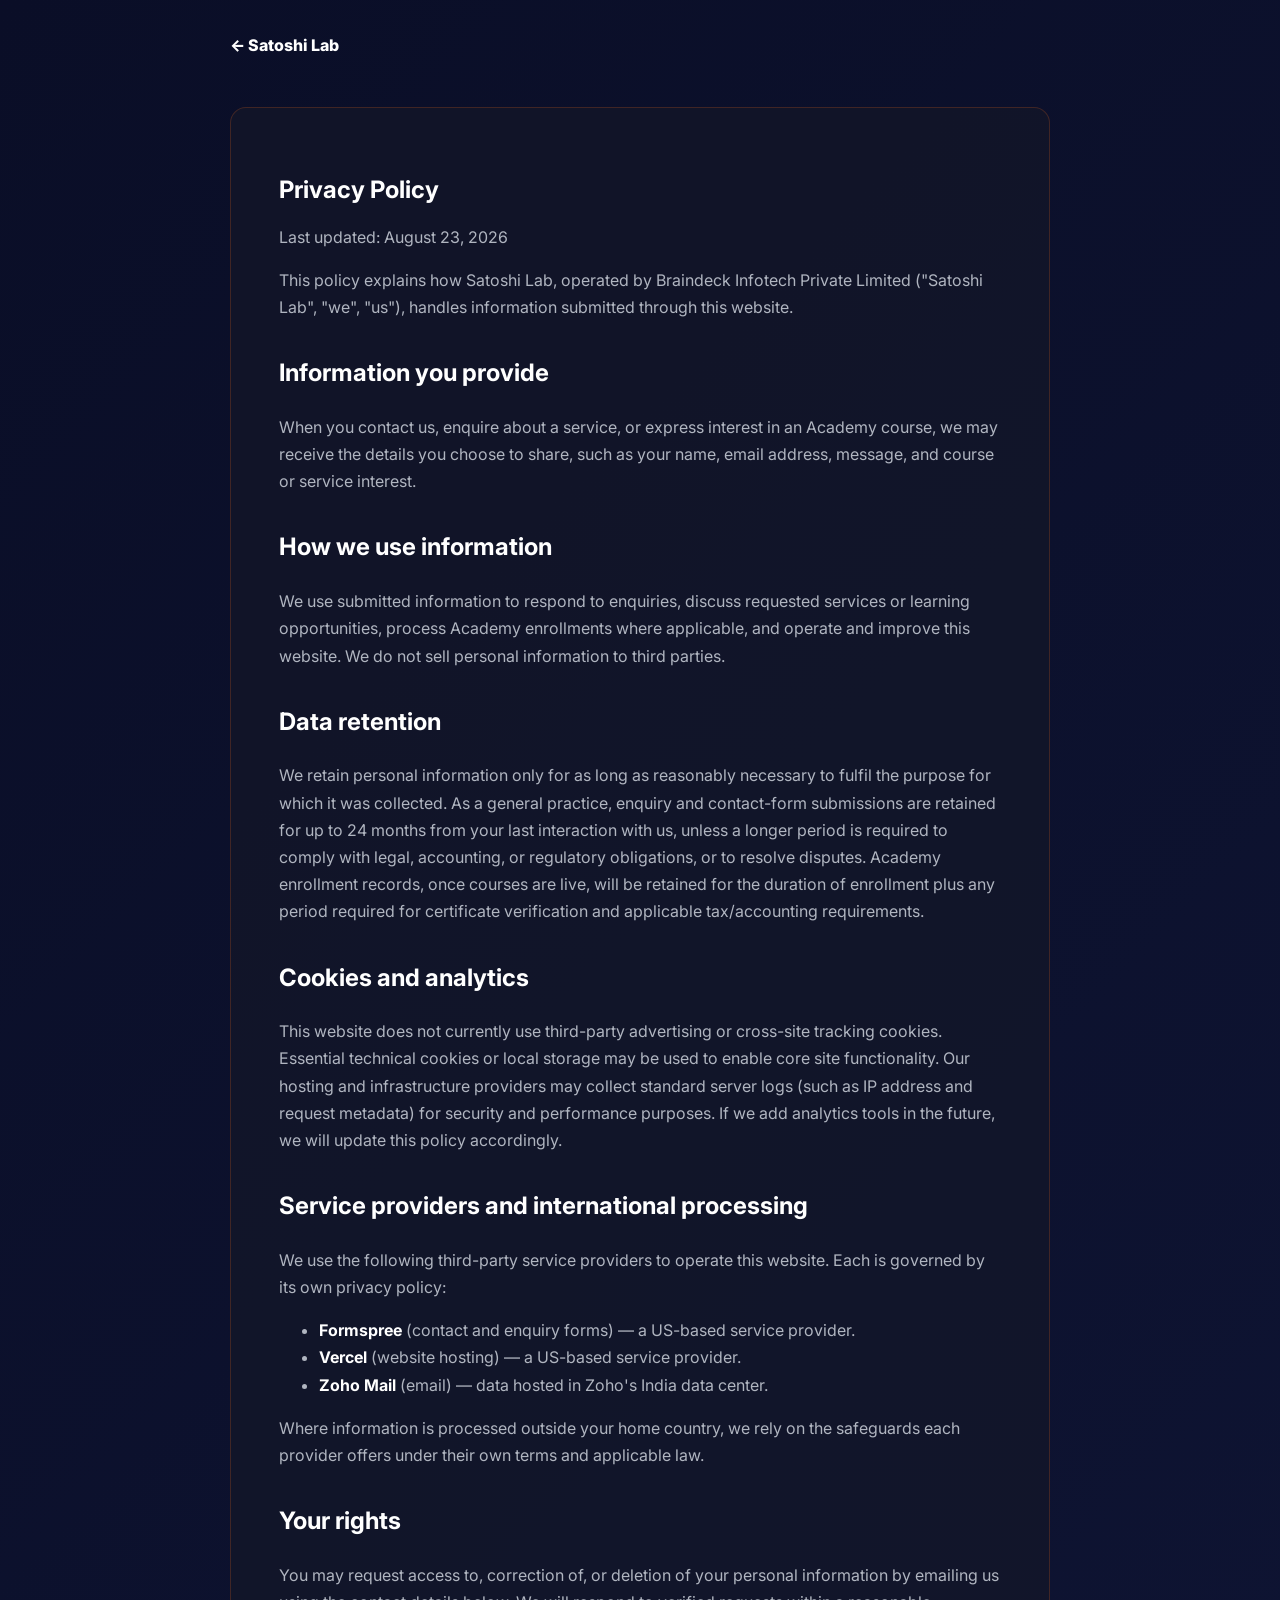
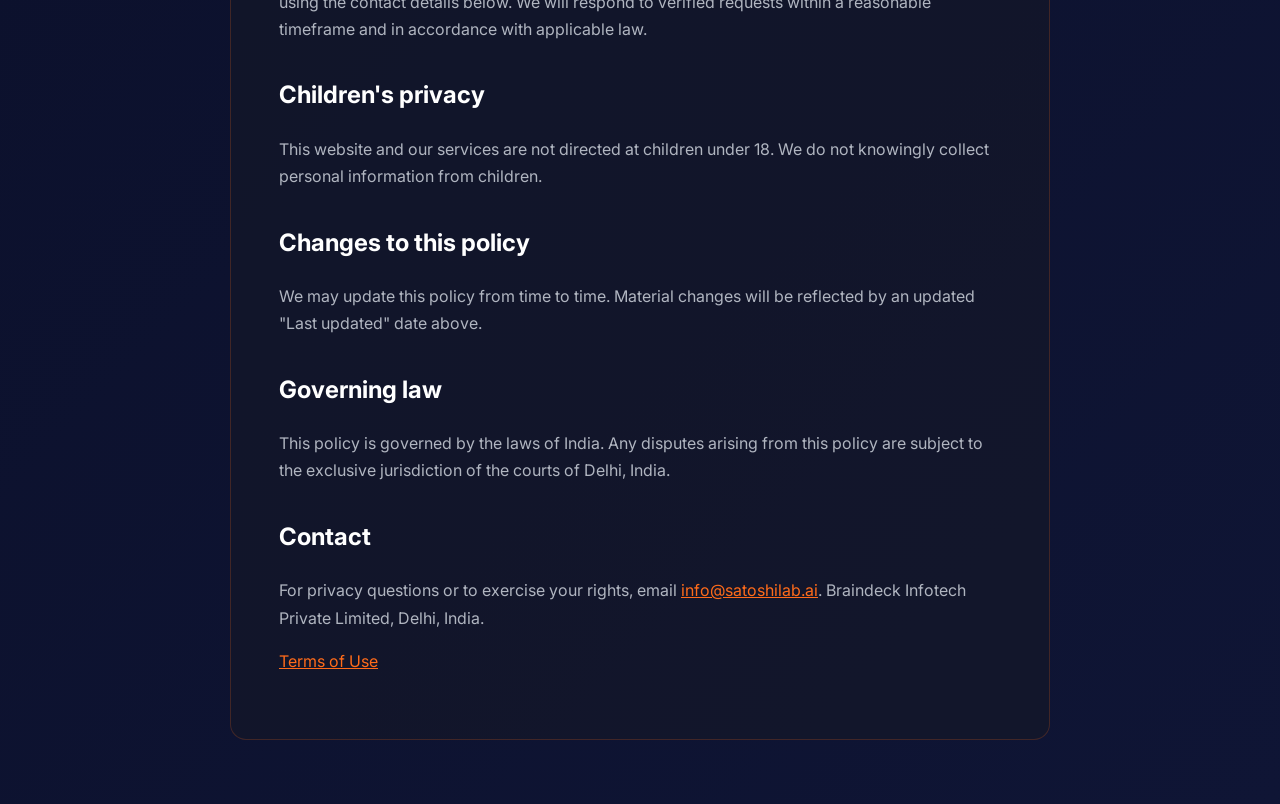
<file: privacy.html>
<!doctype html>
<html lang="en">
<head>
  <meta charset="utf-8">
  <meta name="viewport" content="width=device-width, initial-scale=1">
  <meta name="description" content="Satoshi Lab privacy policy — how we collect, use, retain, and protect information submitted through this website.">
  <meta name="robots" content="index,follow">
  <link rel="canonical" href="https://www.satoshilab.ai/privacy.html">
    <title>Privacy Policy | Satoshi Lab</title>
  <style>@import url('https://fonts.googleapis.com/css2?family=Inter:wght@400;500;600;700;800&display=swap');:root{--dark-bg:#0a0e27;--dark-card:#141829;--orange:#FF6B1A;--text-primary:#fff;--text-secondary:#b0b5c0}*{box-sizing:border-box}body{margin:0;background:linear-gradient(135deg,var(--dark-bg),#0f1535);color:var(--text-primary);font-family:Inter,sans-serif;line-height:1.7}.wrap{max-width:860px;margin:auto;padding:2rem 1.25rem 4rem}a{color:var(--orange)}.brand{font-weight:800;text-decoration:none;color:white;display:inline-block;margin-bottom:3rem}article{background:rgba(20,24,41,.7);border:1px solid rgba(255,107,26,.2);border-radius:16px;padding:clamp(1.5rem,5vw,3rem)}h1{line-height:1.15}h2{margin-top:2rem}p,li{color:var(--text-secondary)}strong{color:var(--text-primary)}</style>
  <link rel="stylesheet" href="site-polish.css">
<meta property="og:type" content="website">
<meta property="og:site_name" content="Satoshi Lab">
<meta property="og:title" content="Privacy Policy | Satoshi Lab">
<meta property="og:description" content="Satoshi Lab privacy policy — how we collect, use, retain, and protect information submitted through this website.">
<meta property="og:url" content="https://www.satoshilab.ai/privacy.html">
<meta property="og:image" content="https://www.satoshilab.ai/satoshi-lab-og.png">
<meta name="twitter:card" content="summary_large_image">
<link rel="icon" href="/favicon.ico" sizes="48x48">
<link rel="icon" type="image/png" sizes="192x192" href="/icon-192.png">
<link rel="apple-touch-icon" href="/apple-touch-icon.png">
</head>
<body><main class="wrap"><a class="brand" href="index.html">← Satoshi Lab</a><article><h1>Privacy Policy</h1><p>Last updated: August 23, 2026</p><p>This policy explains how Satoshi Lab, operated by Braindeck Infotech Private Limited ("Satoshi Lab", "we", "us"), handles information submitted through this website.</p><h2>Information you provide</h2><p>When you contact us, enquire about a service, or express interest in an Academy course, we may receive the details you choose to share, such as your name, email address, message, and course or service interest.</p><h2>How we use information</h2><p>We use submitted information to respond to enquiries, discuss requested services or learning opportunities, process Academy enrollments where applicable, and operate and improve this website. We do not sell personal information to third parties.</p><h2>Data retention</h2><p>We retain personal information only for as long as reasonably necessary to fulfil the purpose for which it was collected. As a general practice, enquiry and contact-form submissions are retained for up to 24 months from your last interaction with us, unless a longer period is required to comply with legal, accounting, or regulatory obligations, or to resolve disputes. Academy enrollment records, once courses are live, will be retained for the duration of enrollment plus any period required for certificate verification and applicable tax/accounting requirements.</p><h2>Cookies and analytics</h2><p>This website does not currently use third-party advertising or cross-site tracking cookies. Essential technical cookies or local storage may be used to enable core site functionality. Our hosting and infrastructure providers may collect standard server logs (such as IP address and request metadata) for security and performance purposes. If we add analytics tools in the future, we will update this policy accordingly.</p><h2>Service providers and international processing</h2><p>We use the following third-party service providers to operate this website. Each is governed by its own privacy policy:</p><ul><li><strong>Formspree</strong> (contact and enquiry forms) — a US-based service provider.</li><li><strong>Vercel</strong> (website hosting) — a US-based service provider.</li><li><strong>Zoho Mail</strong> (email) — data hosted in Zoho's India data center.</li></ul><p>Where information is processed outside your home country, we rely on the safeguards each provider offers under their own terms and applicable law.</p><h2>Your rights</h2><p>You may request access to, correction of, or deletion of your personal information by emailing us using the contact details below. We will respond to verified requests within a reasonable timeframe and in accordance with applicable law.</p><h2>Children's privacy</h2><p>This website and our services are not directed at children under 18. We do not knowingly collect personal information from children.</p><h2>Changes to this policy</h2><p>We may update this policy from time to time. Material changes will be reflected by an updated "Last updated" date above.</p><h2>Governing law</h2><p>This policy is governed by the laws of India. Any disputes arising from this policy are subject to the exclusive jurisdiction of the courts of Delhi, India.</p><h2>Contact</h2><p>For privacy questions or to exercise your rights, email <a href="mailto:info@satoshilab.ai">info@satoshilab.ai</a>. Braindeck Infotech Private Limited, Delhi, India.</p><p><a href="terms.html">Terms of Use</a></p></article></main><script src="site-polish.js"></script></body></html>
</file>
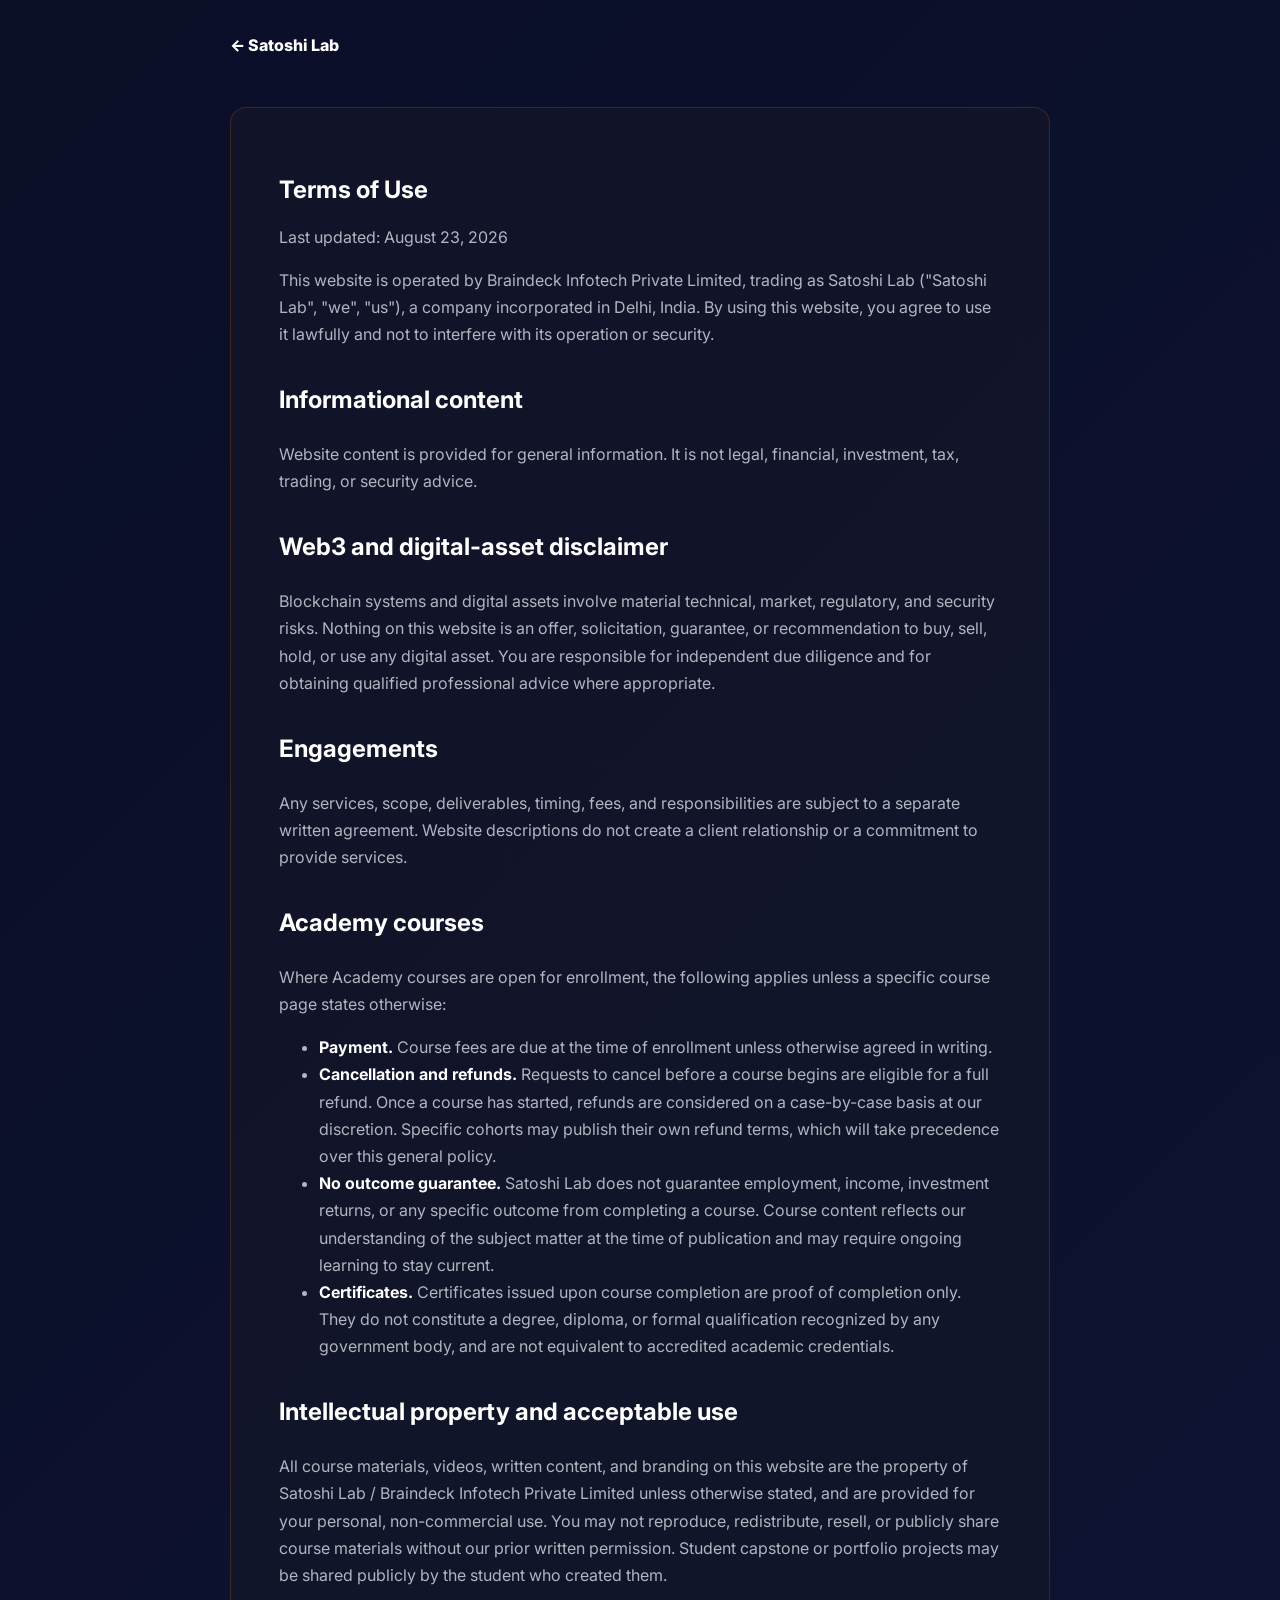
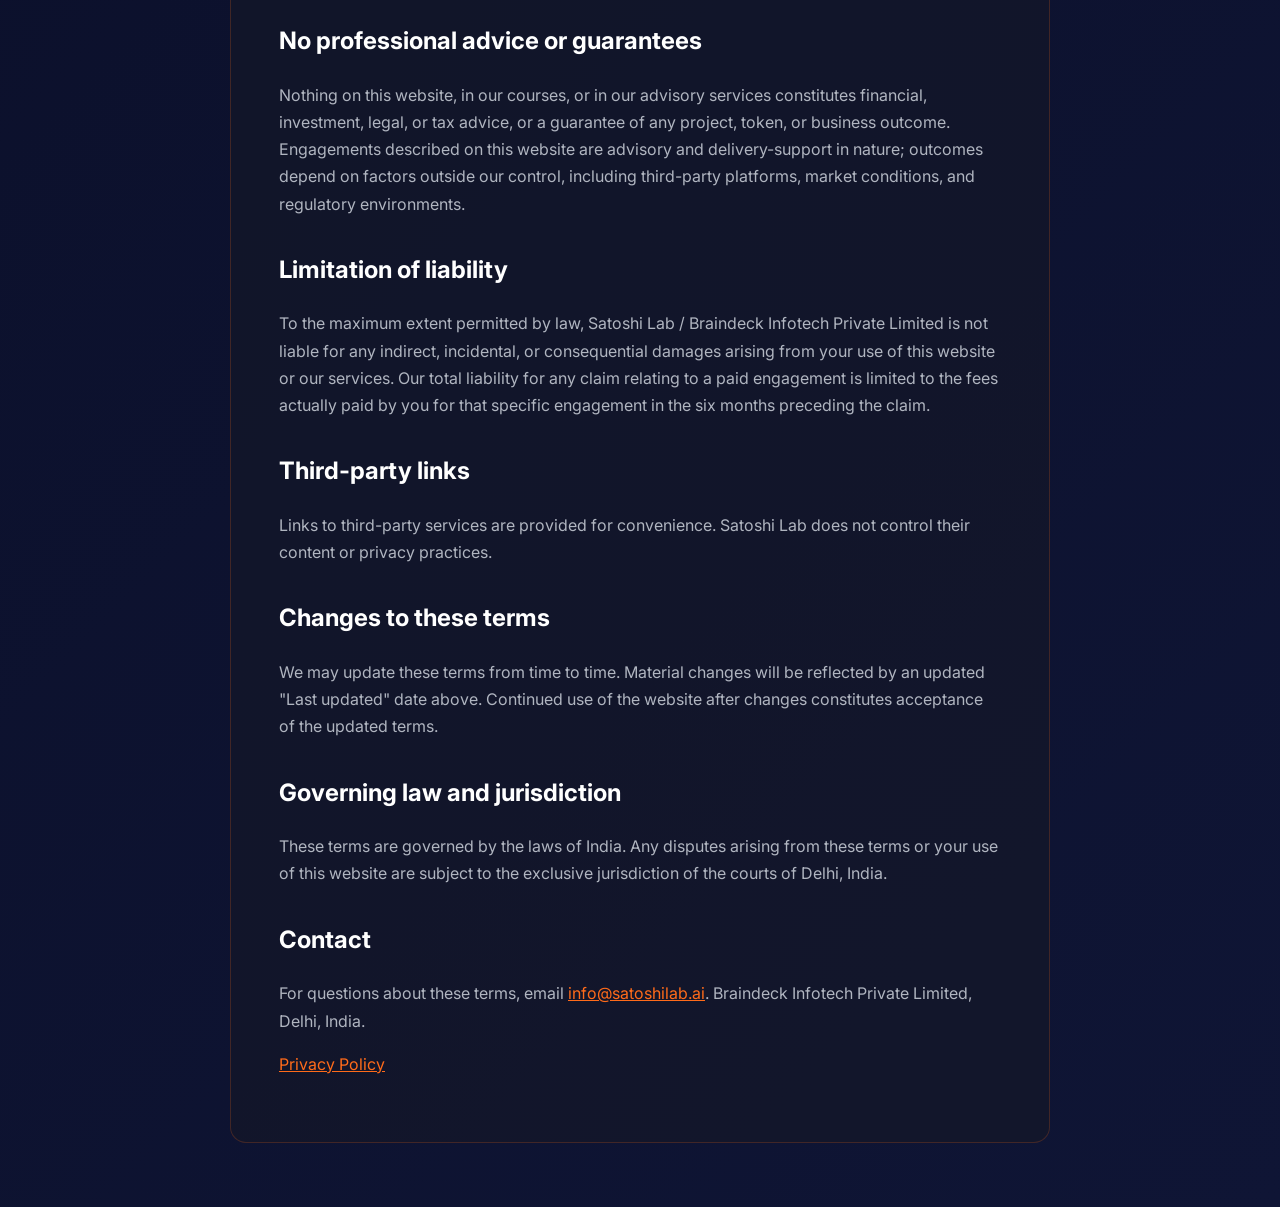
<file: terms.html>
<!doctype html>
<html lang="en">
<head>
  <meta charset="utf-8">
  <meta name="viewport" content="width=device-width, initial-scale=1">
  <meta name="description" content="Satoshi Lab terms of use, Academy course policies, and Web3 disclaimer.">
  <meta name="robots" content="index,follow">
  <link rel="canonical" href="https://www.satoshilab.ai/terms.html">
    <title>Terms of Use | Satoshi Lab</title>
  <style>@import url('https://fonts.googleapis.com/css2?family=Inter:wght@400;500;600;700;800&display=swap');:root{--dark-bg:#0a0e27;--dark-card:#141829;--orange:#FF6B1A;--text-primary:#fff;--text-secondary:#b0b5c0}*{box-sizing:border-box}body{margin:0;background:linear-gradient(135deg,var(--dark-bg),#0f1535);color:var(--text-primary);font-family:Inter,sans-serif;line-height:1.7}.wrap{max-width:860px;margin:auto;padding:2rem 1.25rem 4rem}a{color:var(--orange)}.brand{font-weight:800;text-decoration:none;color:white;display:inline-block;margin-bottom:3rem}article{background:rgba(20,24,41,.7);border:1px solid rgba(255,107,26,.2);border-radius:16px;padding:clamp(1.5rem,5vw,3rem)}h1{line-height:1.15}h2{margin-top:2rem}p,li{color:var(--text-secondary)}strong{color:var(--text-primary)}</style>
  <link rel="stylesheet" href="site-polish.css">
<meta property="og:type" content="website">
<meta property="og:site_name" content="Satoshi Lab">
<meta property="og:title" content="Terms of Use | Satoshi Lab">
<meta property="og:description" content="Satoshi Lab terms of use, Academy course policies, and Web3 disclaimer.">
<meta property="og:url" content="https://www.satoshilab.ai/terms.html">
<meta property="og:image" content="https://www.satoshilab.ai/satoshi-lab-og.png">
<meta name="twitter:card" content="summary_large_image">
<link rel="icon" href="/favicon.ico" sizes="48x48">
<link rel="icon" type="image/png" sizes="192x192" href="/icon-192.png">
<link rel="apple-touch-icon" href="/apple-touch-icon.png">
</head>
<body><main class="wrap"><a class="brand" href="index.html">← Satoshi Lab</a><article><h1>Terms of Use</h1><p>Last updated: August 23, 2026</p><p>This website is operated by Braindeck Infotech Private Limited, trading as Satoshi Lab ("Satoshi Lab", "we", "us"), a company incorporated in Delhi, India. By using this website, you agree to use it lawfully and not to interfere with its operation or security.</p><h2>Informational content</h2><p>Website content is provided for general information. It is not legal, financial, investment, tax, trading, or security advice.</p><h2>Web3 and digital-asset disclaimer</h2><p>Blockchain systems and digital assets involve material technical, market, regulatory, and security risks. Nothing on this website is an offer, solicitation, guarantee, or recommendation to buy, sell, hold, or use any digital asset. You are responsible for independent due diligence and for obtaining qualified professional advice where appropriate.</p><h2>Engagements</h2><p>Any services, scope, deliverables, timing, fees, and responsibilities are subject to a separate written agreement. Website descriptions do not create a client relationship or a commitment to provide services.</p><h2>Academy courses</h2><p>Where Academy courses are open for enrollment, the following applies unless a specific course page states otherwise:</p><ul><li><strong>Payment.</strong> Course fees are due at the time of enrollment unless otherwise agreed in writing.</li><li><strong>Cancellation and refunds.</strong> Requests to cancel before a course begins are eligible for a full refund. Once a course has started, refunds are considered on a case-by-case basis at our discretion. Specific cohorts may publish their own refund terms, which will take precedence over this general policy.</li><li><strong>No outcome guarantee.</strong> Satoshi Lab does not guarantee employment, income, investment returns, or any specific outcome from completing a course. Course content reflects our understanding of the subject matter at the time of publication and may require ongoing learning to stay current.</li><li><strong>Certificates.</strong> Certificates issued upon course completion are proof of completion only. They do not constitute a degree, diploma, or formal qualification recognized by any government body, and are not equivalent to accredited academic credentials.</li></ul><h2>Intellectual property and acceptable use</h2><p>All course materials, videos, written content, and branding on this website are the property of Satoshi Lab / Braindeck Infotech Private Limited unless otherwise stated, and are provided for your personal, non-commercial use. You may not reproduce, redistribute, resell, or publicly share course materials without our prior written permission. Student capstone or portfolio projects may be shared publicly by the student who created them.</p><h2>No professional advice or guarantees</h2><p>Nothing on this website, in our courses, or in our advisory services constitutes financial, investment, legal, or tax advice, or a guarantee of any project, token, or business outcome. Engagements described on this website are advisory and delivery-support in nature; outcomes depend on factors outside our control, including third-party platforms, market conditions, and regulatory environments.</p><h2>Limitation of liability</h2><p>To the maximum extent permitted by law, Satoshi Lab / Braindeck Infotech Private Limited is not liable for any indirect, incidental, or consequential damages arising from your use of this website or our services. Our total liability for any claim relating to a paid engagement is limited to the fees actually paid by you for that specific engagement in the six months preceding the claim.</p><h2>Third-party links</h2><p>Links to third-party services are provided for convenience. Satoshi Lab does not control their content or privacy practices.</p><h2>Changes to these terms</h2><p>We may update these terms from time to time. Material changes will be reflected by an updated "Last updated" date above. Continued use of the website after changes constitutes acceptance of the updated terms.</p><h2>Governing law and jurisdiction</h2><p>These terms are governed by the laws of India. Any disputes arising from these terms or your use of this website are subject to the exclusive jurisdiction of the courts of Delhi, India.</p><h2>Contact</h2><p>For questions about these terms, email <a href="mailto:info@satoshilab.ai">info@satoshilab.ai</a>. Braindeck Infotech Private Limited, Delhi, India.</p><p><a href="privacy.html">Privacy Policy</a></p></article></main><script src="site-polish.js"></script></body></html>
</file>
<file: site-polish.css>
/* Shared production polish: preserves the existing Satoshi Lab visual system. */
:root { color-scheme: dark; }

html { scroll-padding-top: 7rem; }

a:focus-visible,
button:focus-visible,
input:focus-visible,
select:focus-visible,
textarea:focus-visible {
  outline: 3px solid var(--volt, #D8FF3E);
  outline-offset: 4px;
}

@media (max-width: 767px) {
  nav { padding: 0.9rem 1rem; }
  nav-content { align-items: flex-start; gap: 0.75rem; flex-direction: column; }
  .navlinks { display: flex !important; flex-wrap: wrap; gap: 0.75rem 1rem; width: 100%; }
  .navlinks a { font-size: 0.72rem; padding: 0.35rem 0; }
  section { padding: 3rem 1rem; }
  header { padding: 3.5rem 1rem 2rem; }
  .ctas { gap: 0.75rem; }
  .ctas .btn { width: 100%; justify-content: center; }
  .stats { gap: 0.75rem; grid-template-columns: repeat(2, minmax(0, 1fr)); }
  .stat { padding: 1rem; }
  .stat-number { font-size: 1.65rem; }
  .float-connect { right: 14px; bottom: 14px; gap: 8px; }
  .float-btn { width: 48px; height: 48px; font-size: 1.35rem; }
}

@media (prefers-reduced-motion: reduce) {
  *, *::before, *::after { animation-duration: 0.01ms !important; animation-iteration-count: 1 !important; scroll-behavior: auto !important; transition-duration: 0.01ms !important; }
}

.legal-links { display: flex; justify-content: center; flex-wrap: wrap; gap: 0.5rem 1rem; margin-top: 1.25rem; font-size: 0.82rem; }
.legal-links a { color: var(--text-secondary, #b0b5c0); text-decoration: underline; text-underline-offset: 0.2em; }
.legal-links a:hover { color: var(--orange, #FF6B1A); }
.form-notice { color: var(--text-secondary, #b0b5c0); font-size: 0.82rem; line-height: 1.55; margin: 1rem auto 0; max-width: 44rem; }
.form-notice a { color: var(--orange, #FF6B1A); text-decoration: underline; text-underline-offset: 0.2em; }

/* Inline brand icons (Font Awesome Free 6.4.0, CC BY 4.0) */
.ico{width:1em;height:1em;fill:currentColor;vertical-align:-0.125em;display:inline-block}
</file>
